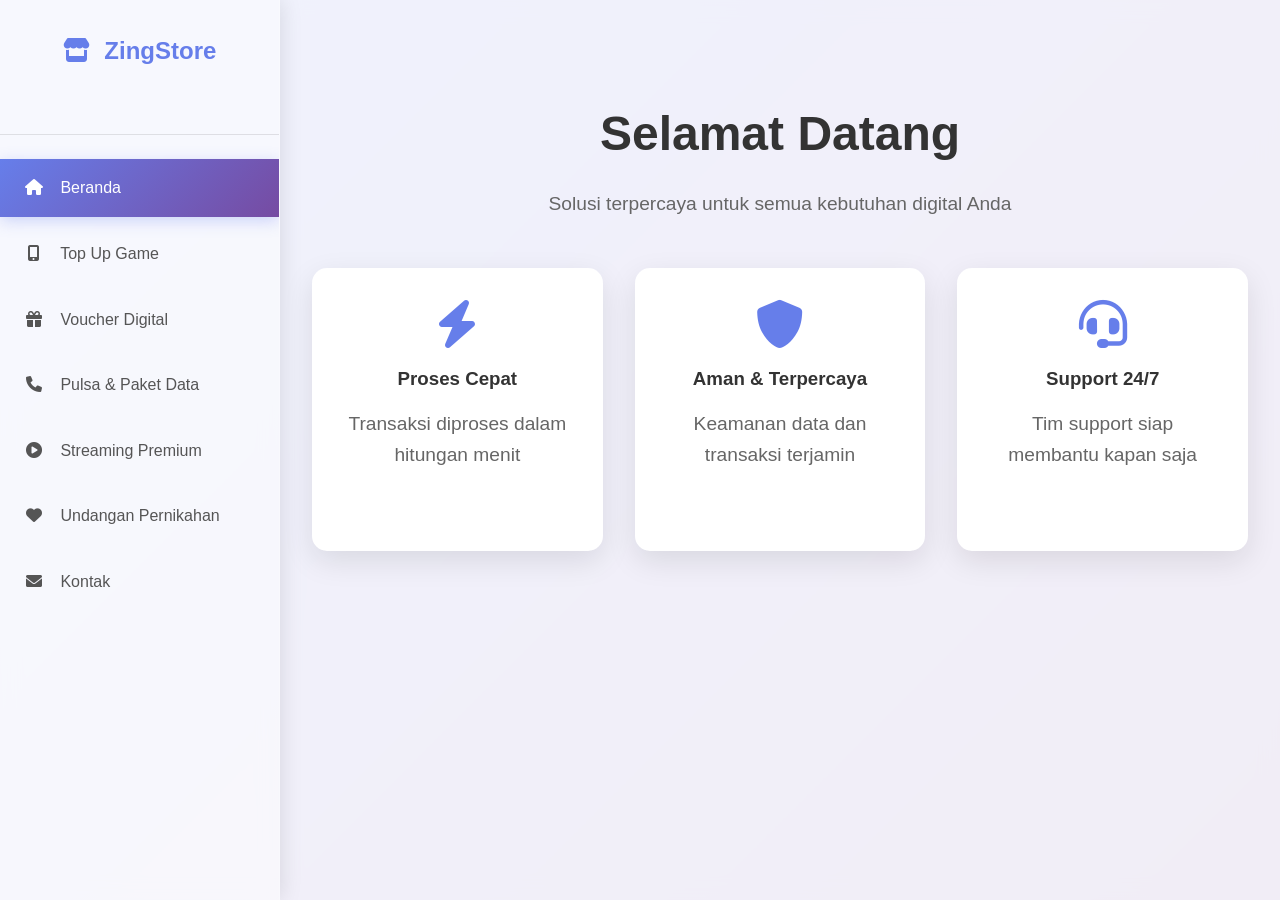
<file: index.html>
<!DOCTYPE html>
<html lang="id">
<head>
    <meta charset="UTF-8">
    <meta name="viewport" content="width=device-width, initial-scale=1.0">
    <title>ZingStore - Layanan Digital Terpercaya</title>
    <link rel="stylesheet" href="Styles/main.css">
    <link href="https://cdnjs.cloudflare.com/ajax/libs/font-awesome/6.0.0/css/all.min.css" rel="stylesheet">
</head>
<body>
    <div class="container">
        <!-- Sidebar Navigation -->
        <nav class="sidebar">
            <div class="logo">
                <h2><i class="fas fa-store"></i> ZingStore</h2>
            </div>
            <ul class="nav-menu">
                <li><a href="#home" class="nav-link active" data-section="home">
                    <i class="fas fa-home"></i> Beranda
                </a></li>
                <li><a href="#topup" class="nav-link" data-section="topup">
                    <i class="fas fa-mobile-alt"></i> Top Up Game
                </a></li>
                <li><a href="#voucher" class="nav-link" data-section="voucher">
                    <i class="fas fa-gift"></i> Voucher Digital
                </a></li>
                <li><a href="#pulsa" class="nav-link" data-section="pulsa">
                    <i class="fas fa-phone"></i> Pulsa & Paket Data
                </a></li>
                <li><a href="#streaming" class="nav-link" data-section="streaming">
                    <i class="fas fa-play-circle"></i> Streaming Premium
                </a></li>
                <li><a href="#wedding" class="nav-link" data-section="wedding">
                    <i class="fas fa-heart"></i> Undangan Pernikahan
                </a></li>
                <li><a href="#contact" class="nav-link" data-section="contact">
                    <i class="fas fa-envelope"></i> Kontak
                </a></li>
            </ul>
        </nav>

        <!-- Main Content -->
        <main class="main-content">
            <!-- Home Section -->
            <section id="home" class="content-section active">
                <div class="hero">
                    <h1>Selamat Datang di ZingStore</h1>
                    <p>Solusi terpercaya untuk semua kebutuhan digital Anda</p>
                    <div class="features">
                        <div class="feature-card">
                            <i class="fas fa-bolt"></i>
                            <h3>Proses Cepat</h3>
                            <p>Transaksi diproses dalam hitungan menit</p>
                        </div>
                        <div class="feature-card">
                            <i class="fas fa-shield-alt"></i>
                            <h3>Aman & Terpercaya</h3>
                            <p>Keamanan data dan transaksi terjamin</p>
                        </div>
                        <div class="feature-card">
                            <i class="fas fa-headset"></i>
                            <h3>Support 24/7</h3>
                            <p>Tim support siap membantu kapan saja</p>
                        </div>
                    </div>
                </div>
            </section>

            <!-- Top Up Game Section -->
            <section id="topup" class="content-section">
                <h2>Top Up Game</h2>
                <div class="service-grid">
                    <div class="service-card">
                        <i class="fas fa-gamepad"></i>
                        <h3>Mobile Legends</h3>
                        <p>Diamond ML dengan harga terjangkau</p>
                        <button class="btn-order">Pesan Sekarang</button>
                    </div>
                    <div class="service-card">
                        <i class="fas fa-fire"></i>
                        <h3>Free Fire</h3>
                        <p>Diamond FF ready stock</p>
                        <button class="btn-order">Pesan Sekarang</button>
                    </div>
                    <div class="service-card">
                        <i class="fas fa-crown"></i>
                        <h3>PUBG Mobile</h3>
                        <p>UC PUBG dengan bonus menarik</p>
                        <button class="btn-order">Pesan Sekarang</button>
                    </div>
                    <div class="service-card">
                        <i class="fas fa-star"></i>
                        <h3>Genshin Impact</h3>
                        <p>Genesis Crystal murah dan cepat</p>
                        <button class="btn-order">Pesan Sekarang</button>
                    </div>
                    <div class="service-card">
                        <i class="fas fa-dragon"></i>
                        <h3>Honkai Impact 3</h3>
                        <p>Crystals HI3 dengan harga terbaik</p>
                        <button class="btn-order">Pesan Sekarang</button>
                    </div>
                    <div class="service-card">
                        <i class="fas fa-chess"></i>
                        <h3>Chess.com</h3>
                        <p>Membership premium Chess.com</p>
                        <button class="btn-order">Pesan Sekarang</button>
                    </div>
                </div>
            </section>

            <!-- Voucher Digital Section -->
            <section id="voucher" class="content-section">
                <h2>Voucher Digital</h2>
                <div class="service-grid">
                    <div class="service-card">
                        <i class="fab fa-google-play"></i>
                        <h3>Google Play</h3>
                        <p>Voucher Google Play berbagai nominal</p>
                        <button class="btn-order">Pesan Sekarang</button>
                    </div>
                    <div class="service-card">
                        <i class="fab fa-steam"></i>
                        <h3>Steam Wallet</h3>
                        <p>Steam Wallet Code original</p>
                        <button class="btn-order">Pesan Sekarang</button>
                    </div>
                    <div class="service-card">
                        <i class="fas fa-shopping-cart"></i>
                        <h3>Shopee</h3>
                        <p>Voucher Shopee untuk belanja</p>
                        <button class="btn-order">Pesan Sekarang</button>
                    </div>
                    <div class="service-card">
                        <i class="fas fa-credit-card"></i>
                        <h3>Tokopedia</h3>
                        <p>Voucher Tokopedia semua nominal</p>
                        <button class="btn-order">Pesan Sekarang</button>
                    </div>
                    <div class="service-card">
                        <i class="fab fa-apple"></i>
                        <h3>iTunes</h3>
                        <p>iTunes Gift Card untuk App Store</p>
                        <button class="btn-order">Pesan Sekarang</button>
                    </div>
                </div>
            </section>

            <!-- Pulsa & Paket Data Section -->
            <section id="pulsa" class="content-section">
                <h2>Pulsa & Paket Data</h2>
                <div class="service-grid">
                    <div class="service-card">
                        <i class="fas fa-sim-card"></i>
                        <h3>Pulsa Reguler</h3>
                        <p>Pulsa semua operator dengan harga terbaik</p>
                        <button class="btn-order">Pesan Sekarang</button>
                    </div>
                    <div class="service-card">
                        <i class="fas fa-wifi"></i>
                        <h3>Paket Data</h3>
                        <p>Paket internet unlimited dan kuota</p>
                        <button class="btn-order">Pesan Sekarang</button>
                    </div>
                    <div class="service-card">
                        <i class="fas fa-phone-volume"></i>
                        <h3>Paket Telpon</h3>
                        <p>Paket nelpon murah ke semua operator</p>
                        <button class="btn-order">Pesan Sekarang</button>
                    </div>
                    <div class="service-card">
                        <i class="fas fa-satellite"></i>
                        <h3>Paket Combo</h3>
                        <p>Paket lengkap telpon + SMS + internet</p>
                        <button class="btn-order">Pesan Sekarang</button>
                    </div>
                </div>
            </section>

            <!-- Streaming Premium Section -->
            <section id="streaming" class="content-section">
                <h2>Streaming Premium</h2>
                <div class="service-grid">
                    <div class="service-card">
                        <i class="fab fa-netflix"></i>
                        <h3>Netflix</h3>
                        <p>Akun Netflix Premium sharing</p>
                        <button class="btn-order">Pesan Sekarang</button>
                    </div>
                    <div class="service-card">
                        <i class="fab fa-spotify"></i>
                        <h3>Spotify</h3>
                        <p>Spotify Premium tanpa iklan</p>
                        <button class="btn-order">Pesan Sekarang</button>
                    </div>
                    <div class="service-card">
                        <i class="fab fa-youtube"></i>
                        <h3>YouTube Premium</h3>
                        <p>YouTube Premium dengan fitur lengkap</p>
                        <button class="btn-order">Pesan Sekarang</button>
                    </div>
                    <div class="service-card">
                        <i class="fas fa-tv"></i>
                        <h3>Disney+ Hotstar</h3>
                        <p>Disney+ Hotstar Premium VIP</p>
                        <button class="btn-order">Pesan Sekarang</button>
                    </div>
                    <div class="service-card">
                        <i class="fas fa-film"></i>
                        <h3>Viu Premium</h3>
                        <p>Viu Premium tanpa iklan</p>
                        <button class="btn-order">Pesan Sekarang</button>
                    </div>
                </div>
            </section>

            <!-- Wedding Invitation Section -->
            <section id="wedding" class="content-section">
                <h2>Undangan Pernikahan Digital</h2>
                <div class="wedding-content">
                    <div class="wedding-hero">
                        <h3>Undangan Pernikahan Digital Elegan</h3>
                        <p>Buat momen spesial Anda lebih berkesan dengan undangan digital yang cantik dan interaktif</p>
                    </div>
                    <div class="service-grid">
                        <div class="service-card">
                            <i class="fas fa-palette"></i>
                            <h3>Desain Custom</h3>
                            <p>Desain undangan sesuai tema dan keinginan Anda</p>
                            <button class="btn-order">Pesan Sekarang</button>
                        </div>
                        <div class="service-card">
                            <i class="fas fa-mobile-alt"></i>
                            <h3>Responsive Design</h3>
                            <p>Tampil sempurna di semua perangkat</p>
                            <button class="btn-order">Pesan Sekarang</button>
                        </div>
                        <div class="service-card">
                            <i class="fas fa-music"></i>
                            <h3>Musik & Animasi</h3>
                            <p>Dilengkapi musik dan animasi yang menarik</p>
                            <button class="btn-order">Pesan Sekarang</button>
                        </div>
                        <div class="service-card">
                            <i class="fas fa-calendar-alt"></i>
                            <h3>Save The Date</h3>
                            <p>Fitur reminder dan countdown pernikahan</p>
                            <button class="btn-order">Pesan Sekarang</button>
                        </div>
                        <div class="service-card">
                            <i class="fas fa-map-marker-alt"></i>
                            <h3>Lokasi Terintegrasi</h3>
                            <p>Terintegrasi dengan Google Maps</p>
                            <button class="btn-order">Pesan Sekarang</button>
                        </div>
                        <div class="service-card">
                            <i class="fas fa-gift"></i>
                            <h3>Amplop Digital</h3>
                            <p>Fitur amplop digital untuk hadiah</p>
                            <button class="btn-order">Pesan Sekarang</button>
                        </div>
                    </div>
                </div>
            </section>

            <!-- Contact Section -->
            <section id="contact" class="content-section">
                <h2>Hubungi Kami</h2>
                <div class="contact-content">
                    <div class="contact-info">
                        <div class="contact-item">
                            <i class="fab fa-whatsapp"></i>
                            <h3>WhatsApp</h3>
                            <p>+62 857-5530-6576</p>
                        </div>
                        <div class="contact-item">
                            <i class="fas fa-envelope"></i>
                            <h3>Email</h3>
                            <p>bagaznarazenju@gmail.com</p>
                        </div>
                        <div class="contact-item">
                            <i class="fab fa-instagram"></i>
                            <h3>Instagram</h3>
                            <p>@prtm_bgz</p>
                        </div>
                        <div class="contact-item">
                            <i class="fas fa-clock"></i>
                            <h3>Jam Operasional</h3>
                            <p>24 Jam / 7 Hari</p>
                        </div>
                    </div>
                    <div class="contact-form">
                        <h3>Kirim Pesan</h3>
                        <form>
                            <input type="text" placeholder="Nama Lengkap" required>
                            <input type="email" placeholder="Email" required>
                            <textarea placeholder="Pesan Anda" rows="5" required></textarea>
                            <button type="submit">Kirim Pesan</button>
                        </form>
                    </div>
                </div>
            </section>
        </main>
    </div>

    <script src="Scripts/main.js"></script>
</body>
</html>
</file>
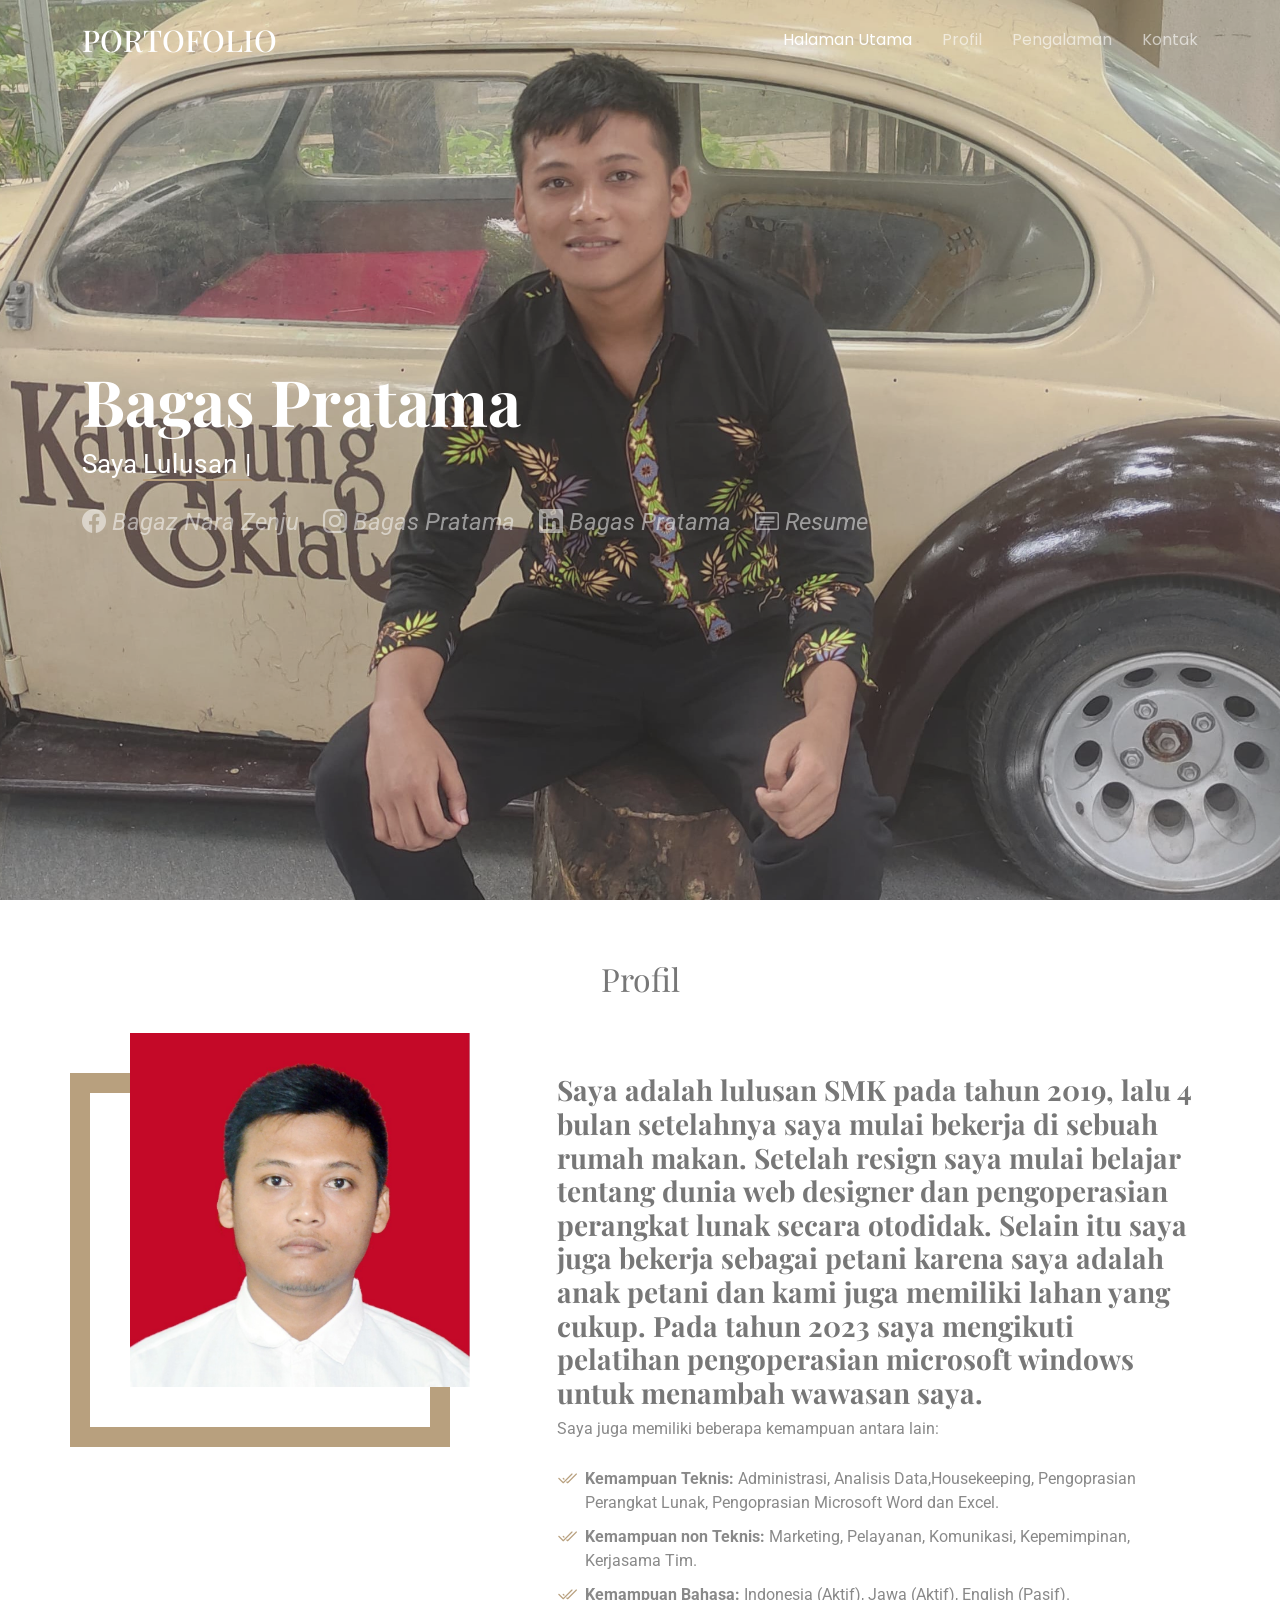
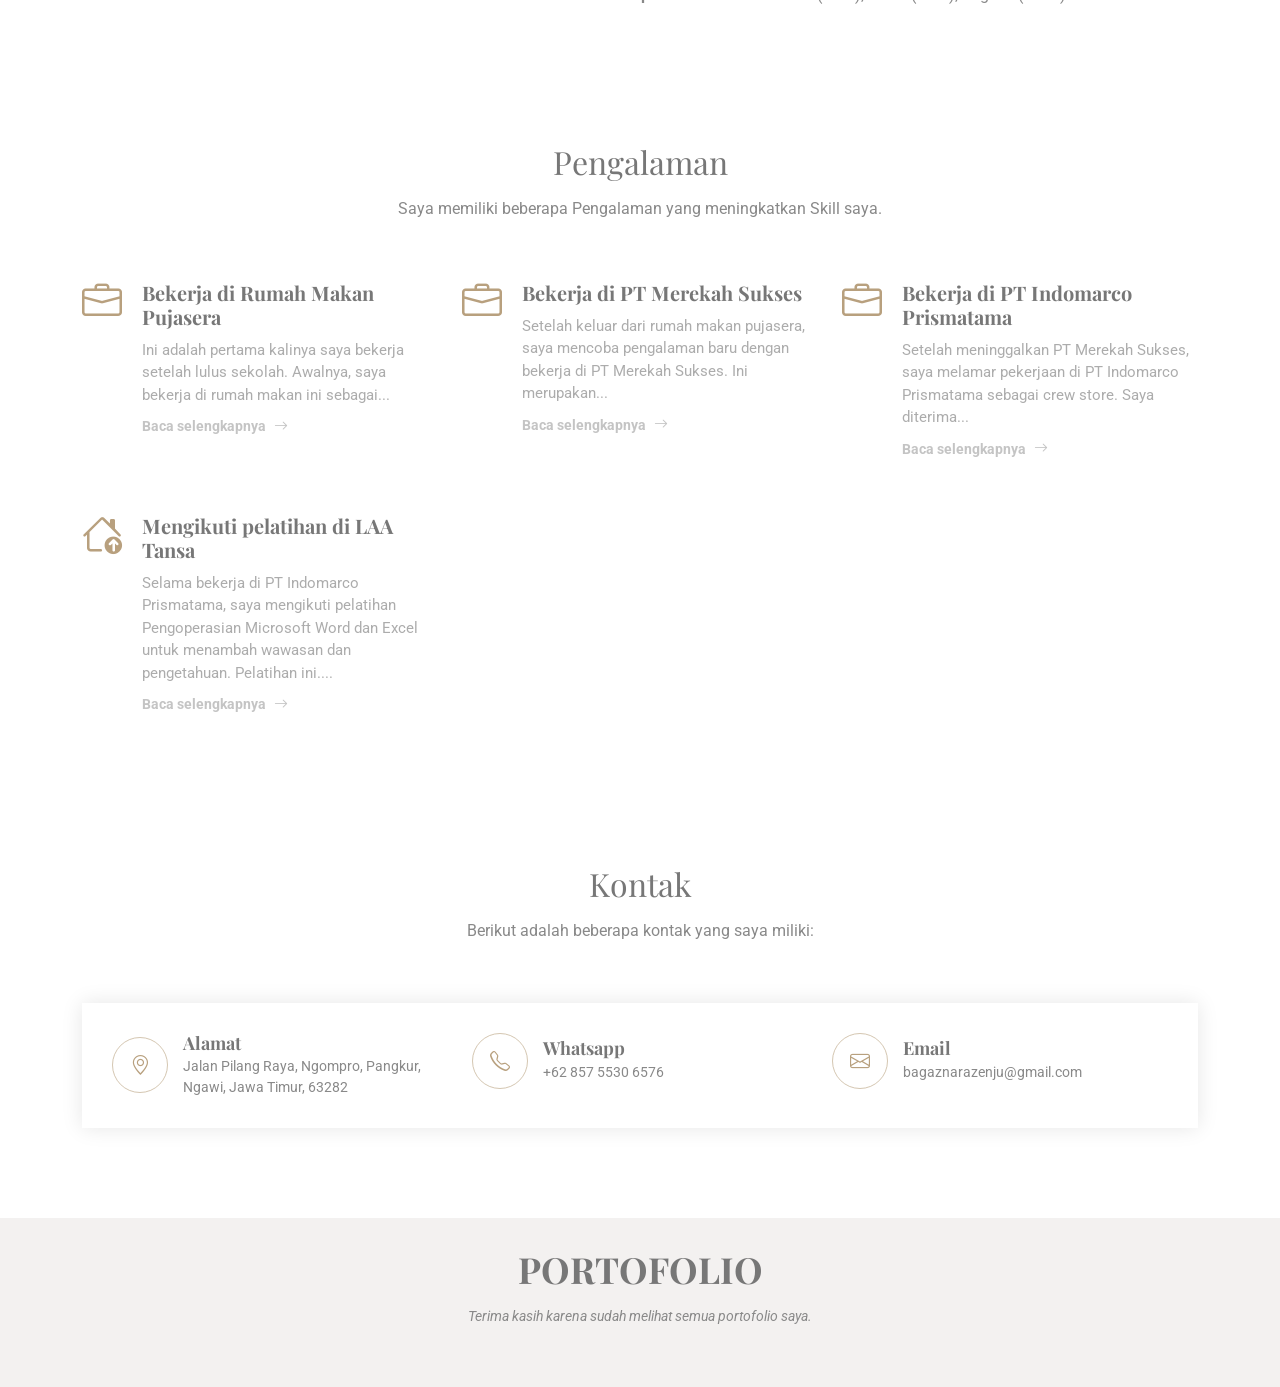
<file: portofolio/bagasclas001/index.html>
<!DOCTYPE html>
<html lang="en">

<head>
  <meta charset="utf-8">
  <meta content="width=device-width, initial-scale=1.0" name="viewport">
  <title>Index - PORTOFOLIO</title>
  <meta name="description" content="">
  <meta name="keywords" content="">

  <!-- Favicons -->
  <link href="assets/img/favicon.png" rel="icon">
  <link href="assets/img/apple-touch-icon.png" rel="apple-touch-icon">

  <!-- Fonts -->
  <link href="https://fonts.googleapis.com" rel="preconnect">
  <link href="https://fonts.gstatic.com" rel="preconnect" crossorigin>
  <link href="https://fonts.googleapis.com/css2?family=Roboto:ital,wght@0,100;0,300;0,400;0,500;0,700;0,900;1,100;1,300;1,400;1,500;1,700;1,900&family=Poppins:ital,wght@0,100;0,200;0,300;0,400;0,500;0,600;0,700;0,800;0,900;1,100;1,200;1,300;1,400;1,500;1,600;1,700;1,800;1,900&family=Playfair+Display:ital,wght@0,400;0,500;0,600;0,700;0,800;0,900;1,400;1,500;1,600;1,700;1,800;1,900&display=swap" rel="stylesheet">

  <!-- Vendor CSS Files -->
  <link href="assets/vendor/portofolio/css/portofolio.min.css" rel="stylesheet">
  <link href="assets/vendor/portofolio-icons/portofolio-icons.css" rel="stylesheet">
  <link href="assets/vendor/aos/aos.css" rel="stylesheet">
  <link href="assets/vendor/swiper/swiper-bundle.min.css" rel="stylesheet">
  <link href="assets/vendor/glightbox/css/glightbox.min.css" rel="stylesheet">

  <!-- Main CSS File -->
  <link href="assets/css/main.css" rel="stylesheet">


</head>

<body class="index-page">

  <header id="header" class="header d-flex align-items-center fixed-top">
    <div class="container-fluid container-xl position-relative d-flex align-items-center justify-content-between">

      <a href="index.html" class="logo d-flex align-items-center">
        <!-- Uncomment the line below if you also wish to use an image logo -->
        <!-- <img src="assets/img/logo.png" alt=""> -->
        <h1 class="sitename">PORTOFOLIO</h1>
      </a>

      <nav id="navmenu" class="navmenu">
        <ul>
          <li><a href="#hero" class="active">Halaman Utama</a></li>
          <li><a href="#profil">Profil</a></li>
          <li><a href="#pengalaman">Pengalaman</a></li>
          <li><a href="#kontak">Kontak</a></li>
        </ul>
        <i class="mobile-nav-toggle d-xl-none bi bi-list"></i>
      </nav>

    </div>
  </header>

  <main class="main">

    <!-- Hero Section -->
    <section id="hero" class="hero section dark-background">

      <img src="assets/img/hero-bg.jpg" alt="" data-aos="fade-in">

      <div class="container" data-aos="fade-up" data-aos-delay="100">
        <h2>Bagas Pratama<br></h2>
        <p>Saya <span class="typed" data-typed-items="Lulusan SMK, 25 Tahun, Berpengalaman">25 Tahun</span></p>
        <div class="social-links">
          <a href="https://www.facebook.com/bagaz.zenju" target="_blank" rel="noopener noreferrer"><i class="bi bi-facebook">  Bagaz Nara Zenju</i>
          </a>
          <a href="https://www.instagram.com/gdragon_bagaz?igsh=a2lxdWJ2a2hiNnQ5" target="_blank" rel="noopener noreferrer"><i class="bi bi-instagram">  Bagas Pratama</i>
          </a>
          <a href="https://www.linkedin.com/in/bagas-pratama-1b7b08365?utm_source=share&utm_campaign=share_via&utm_content=profile&utm_medium=android_app" target="_blank" rel="noopener noreferrer"><i class="bi bi-linkedin">  Bagas Pratama</i>
          </a>
          </a>
          <a href="https://drive.google.com/file/d/119rJXAQPC4uNu6nKJUV4IB-hxY1k4irZ/view?usp=sharing" target="_blank" rel="noopener noreferrer"><i class="bi bi-card-heading">  Resume</i>
          </a>
        </div>
      </div>

    </section><!-- /Hero Section -->

    <!-- About Section -->
    <section id="profil" class="about section">

      <!-- Section Title -->
      <div class="container section-title" data-aos="fade-up">
        <h2>Profil</h2>

      </div><!-- End Section Title -->

      <div class="container" data-aos="fade-up" data-aos-delay="100">

        <div class="row gy-4 justify-content-between">
          <div class="col-lg-4 profile-img align-self-start">
            <img src="assets/img/profile-img.jpg" class="img-fluid" alt="">
          </div>
          <div class="col-lg-7 content">
            <h3>Saya adalah lulusan SMK pada tahun 2019, lalu 4 bulan setelahnya saya mulai bekerja di sebuah rumah makan.
              Setelah resign saya mulai belajar tentang dunia web designer dan pengoperasian perangkat lunak secara otodidak. 
              Selain itu saya juga bekerja sebagai petani karena saya adalah anak petani dan kami juga memiliki lahan yang cukup. 
              Pada tahun 2023 saya mengikuti pelatihan pengoperasian microsoft windows untuk menambah wawasan saya.          
            </h3>
            <p>
             Saya juga memiliki beberapa kemampuan antara lain:
            </p>
            <ul>
              <li><i class="bi bi-check2-all"></i> <span><strong>Kemampuan Teknis: </strong>Administrasi, Analisis Data,Housekeeping, Pengoprasian Perangkat Lunak, Pengoprasian Microsoft Word dan Excel.</span></li>
              <li><i class="bi bi-check2-all"></i> <span><strong>Kemampuan non Teknis: </strong>Marketing, Pelayanan, Komunikasi, Kepemimpinan, Kerjasama Tim.</span></li>
              <li><i class="bi bi-check2-all"></i> <span><strong>Kemampuan Bahasa: </strong>Indonesia (Aktif), Jawa (Aktif), English (Pasif).</span></li>
            </ul>
          </div>
        </div>

      </div>

    </section><!-- /About Section -->

    <!-- Services Section -->
    <section id="pengalaman" class="services section">

      <!-- Section Title -->
      <div class="container section-title" data-aos="fade-up">
        <h2>Pengalaman</h2>
        <p>Saya memiliki beberapa Pengalaman yang meningkatkan Skill saya.</p>
      </div><!-- End Section Title -->

      <div class="container">

        <div class="row gy-4">

          <div class="col-lg-4 col-md-6 service-item d-flex" data-aos="fade-up" data-aos-delay="100">
            <div class="icon flex-shrink-0"><i class="bi bi-briefcase"></i></div>
            <div>
              <h4 class="title">Bekerja di Rumah Makan Pujasera</h4>
              <p class="description">Ini adalah pertama kalinya saya bekerja setelah lulus sekolah. Awalnya, saya bekerja di rumah makan ini sebagai...</p>
              <a href="Pengalaman.html" class="readmore stretched-link"><span>Baca selengkapnya</span><i class="bi bi-arrow-right"></i></a>
            </div>
          </div>
          <!-- End Service Item -->

          <div class="col-lg-4 col-md-6 service-item d-flex" data-aos="fade-up" data-aos-delay="200">
            <div class="icon flex-shrink-0"><i class="bi bi-briefcase"></i></div>
            <div>
              <h4 class="title">Bekerja di PT Merekah Sukses</h4>
              <p class="description">Setelah keluar dari rumah makan pujasera, saya mencoba pengalaman baru dengan bekerja di PT Merekah Sukses. Ini merupakan...</p>
              <a href="Pengalaman.html" class="readmore stretched-link"><span>Baca selengkapnya</span><i class="bi bi-arrow-right"></i></a>
            </div>
          </div><!-- End Service Item -->

          <div class="col-lg-4 col-md-6 service-item d-flex" data-aos="fade-up" data-aos-delay="300">
            <div class="icon flex-shrink-0"><i class="bi bi-briefcase"></i></div>
            <div>
              <h4 class="title">Bekerja di PT Indomarco Prismatama</h4>
              <p class="description">Setelah meninggalkan PT Merekah Sukses, saya melamar pekerjaan di PT Indomarco Prismatama sebagai crew store. Saya diterima...</p>
              <a href="Pengalaman.html" class="readmore stretched-link"><span>Baca selengkapnya</span><i class="bi bi-arrow-right"></i></a>
            </div>
          </div><!-- End Service Item -->

          <div class="col-lg-4 col-md-6 service-item d-flex" data-aos="fade-up" data-aos-delay="400">
            <div class="icon flex-shrink-0"><i class="bi bi-house-up"></i></div>
            <div>
              <h4 class="title">Mengikuti pelatihan di LAA Tansa</h4>
              <p class="description">Selama bekerja di PT Indomarco Prismatama, saya mengikuti pelatihan Pengoperasian Microsoft Word dan Excel untuk menambah wawasan dan pengetahuan. Pelatihan ini....</p>
              <a href="Pengalaman.html" class="readmore stretched-link"><span>Baca selengkapnya</span><i class="bi bi-arrow-right"></i></a>
            </div>
          </div><!-- End Service Item -->

        </div>

      </div>

    </section><!-- /Services Section -->

    <!-- Contact Section -->
    <section id="kontak" class="contact section">

      <!-- Section Title -->
      <div class="container section-title" data-aos="fade-up">
        <h2>Kontak</h2>
        <p>Berikut adalah beberapa kontak yang saya miliki: </p>
      </div><!-- End Section Title -->

      <div class="container" data-aos="fade-up" data-aos-delay="100">

        <div class="info-wrap" data-aos="fade-up" data-aos-delay="200">
          <div class="row gy-5">

            <div class="col-lg-4">
              <div class="info-item d-flex align-items-center">
                <a href="https://maps.app.goo.gl/LN8sRCTq8tZ2uAw27" target="_blank" rel="noopener noreferrer"><i class="bi bi-geo-alt flex-shrink-0"></i></a>
                <div>
                  <h3>Alamat</h3>
                  <p>Jalan Pilang Raya, Ngompro, Pangkur, Ngawi, Jawa Timur, 63282 </p>
                </div>
              </div>
            </div><!-- End Info Item -->

            <div class="col-lg-4">
              <div class="info-item d-flex align-items-center">
                <a href="https://wa.me/+6285755306576" target="_blank" rel="noopener noreferrer"><i class="bi bi-telephone flex-shrink-0"></i></a>
                <div>
                  <h3>Whatsapp<br></h3>
                  <p>+62 857 5530 6576</p>
                </div>
              </div>
            </div><!-- End Info Item -->

            <div class="col-lg-4">
              <div class="info-item d-flex align-items-center">
                <a href="https://mail.google.com/mail/?view=cm&fs=1&to=bagaznarazenju@gmail.com" target="_blank" rel="noopener noreferrer">
                  <i class="bi bi-envelope flex-shrink-0"></i>
                </a>

                <div>
                  <h3>Email</h3>
                  <p>bagaznarazenju@gmail.com</p>
                </div>
              </div>
            </div><!-- End Info Item -->

          </div>
        </div>
      </div>

    </section><!-- /Contact Section -->

  </main>

  <footer id="footer" class="footer light-background">
    <div class="container">
      <h3 class="sitename">PORTOFOLIO</h3>
      <p>Terima kasih karena sudah melihat semua portofolio saya.</p>
    </div>
  </footer>

  <!-- Scroll Top -->
  <a href="#" id="scroll-top" class="scroll-top d-flex align-items-center justify-content-center"><i class="bi bi-arrow-up-short"></i></a>

  <!-- Preloader -->
  <div id="preloader"></div>

  <!-- Vendor JS Files -->
  <script src="assets/vendor/portofolio/js/portofolio.bundle.min.js"></script>
  <script src="assets/vendor/php-email-form/validate.js"></script>
  <script src="assets/vendor/aos/aos.js"></script>
  <script src="assets/vendor/typed.js/typed.umd.js"></script>
  <script src="assets/vendor/swiper/swiper-bundle.min.js"></script>
  <script src="assets/vendor/glightbox/js/glightbox.min.js"></script>
  <script src="assets/vendor/imagesloaded/imagesloaded.pkgd.min.js"></script>
  <script src="assets/vendor/isotope-layout/isotope.pkgd.min.js"></script>

  <!-- Main JS File -->
  <script src="assets/js/main.js"></script>

</body>

</html>
</file>
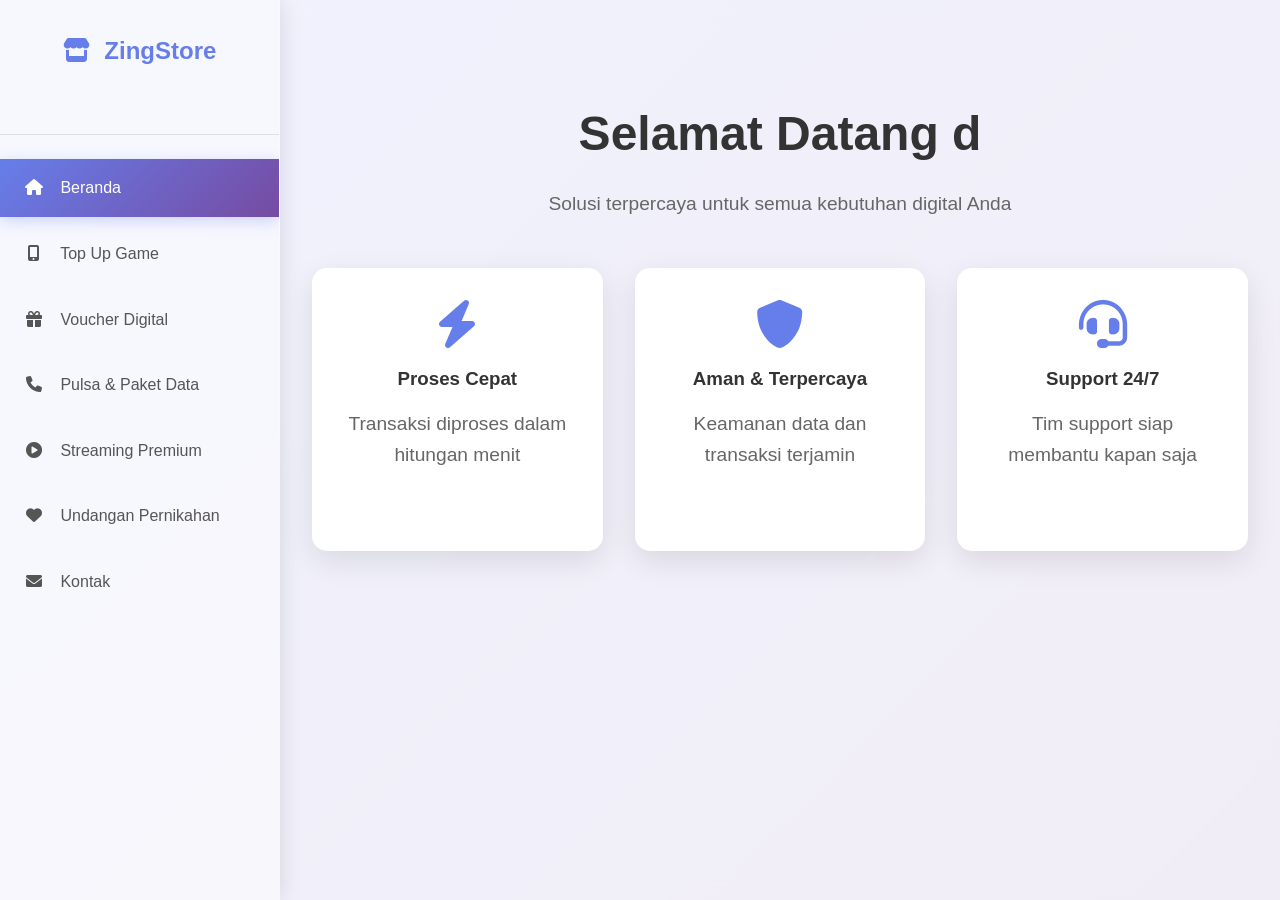
<file: zing.html>
<!DOCTYPE html>
<html lang="id">
<head>
    <meta charset="UTF-8">
    <meta name="viewport" content="width=device-width, initial-scale=1.0">
    <title>ZingStore - Layanan Digital Terpercaya</title>
    <link rel="stylesheet" href="Styles/main.css">
    <link href="https://cdnjs.cloudflare.com/ajax/libs/font-awesome/6.0.0/css/all.min.css" rel="stylesheet">
</head>
<body>
    <div class="container">
        <!-- Sidebar Navigation -->
        <nav class="sidebar">
            <div class="logo">
                <h2><i class="fas fa-store"></i> ZingStore</h2>
            </div>
            <ul class="nav-menu">
                <li><a href="#home" class="nav-link active" data-section="home">
                    <i class="fas fa-home"></i> Beranda
                </a></li>
                <li><a href="#topup" class="nav-link" data-section="topup">
                    <i class="fas fa-mobile-alt"></i> Top Up Game
                </a></li>
                <li><a href="#voucher" class="nav-link" data-section="voucher">
                    <i class="fas fa-gift"></i> Voucher Digital
                </a></li>
                <li><a href="#pulsa" class="nav-link" data-section="pulsa">
                    <i class="fas fa-phone"></i> Pulsa & Paket Data
                </a></li>
                <li><a href="#streaming" class="nav-link" data-section="streaming">
                    <i class="fas fa-play-circle"></i> Streaming Premium
                </a></li>
                <li><a href="#wedding" class="nav-link" data-section="wedding">
                    <i class="fas fa-heart"></i> Undangan Pernikahan
                </a></li>
                <li><a href="#contact" class="nav-link" data-section="contact">
                    <i class="fas fa-envelope"></i> Kontak
                </a></li>
            </ul>
        </nav>

        <!-- Main Content -->
        <main class="main-content">
            <!-- Home Section -->
            <section id="home" class="content-section active">
                <div class="hero">
                    <h1>Selamat Datang di ZingStore</h1>
                    <p>Solusi terpercaya untuk semua kebutuhan digital Anda</p>
                    <div class="features">
                        <div class="feature-card">
                            <i class="fas fa-bolt"></i>
                            <h3>Proses Cepat</h3>
                            <p>Transaksi diproses dalam hitungan menit</p>
                        </div>
                        <div class="feature-card">
                            <i class="fas fa-shield-alt"></i>
                            <h3>Aman & Terpercaya</h3>
                            <p>Keamanan data dan transaksi terjamin</p>
                        </div>
                        <div class="feature-card">
                            <i class="fas fa-headset"></i>
                            <h3>Support 24/7</h3>
                            <p>Tim support siap membantu kapan saja</p>
                        </div>
                    </div>
                </div>
            </section>

            <!-- Top Up Game Section -->
            <section id="topup" class="content-section">
                <h2>Top Up Game</h2>
                <div class="service-grid">
                    <div class="service-card">
                        <i class="fas fa-gamepad"></i>
                        <h3>Mobile Legends</h3>
                        <p>Diamond ML dengan harga terjangkau</p>
                        <button class="btn-order">Pesan Sekarang</button>
                    </div>
                    <div class="service-card">
                        <i class="fas fa-fire"></i>
                        <h3>Free Fire</h3>
                        <p>Diamond FF ready stock</p>
                        <button class="btn-order">Pesan Sekarang</button>
                    </div>
                    <div class="service-card">
                        <i class="fas fa-crown"></i>
                        <h3>PUBG Mobile</h3>
                        <p>UC PUBG dengan bonus menarik</p>
                        <button class="btn-order">Pesan Sekarang</button>
                    </div>
                    <div class="service-card">
                        <i class="fas fa-star"></i>
                        <h3>Genshin Impact</h3>
                        <p>Genesis Crystal murah dan cepat</p>
                        <button class="btn-order">Pesan Sekarang</button>
                    </div>
                    <div class="service-card">
                        <i class="fas fa-dragon"></i>
                        <h3>Honkai Impact 3</h3>
                        <p>Crystals HI3 dengan harga terbaik</p>
                        <button class="btn-order">Pesan Sekarang</button>
                    </div>
                    <div class="service-card">
                        <i class="fas fa-chess"></i>
                        <h3>Chess.com</h3>
                        <p>Membership premium Chess.com</p>
                        <button class="btn-order">Pesan Sekarang</button>
                    </div>
                </div>
            </section>

            <!-- Voucher Digital Section -->
            <section id="voucher" class="content-section">
                <h2>Voucher Digital</h2>
                <div class="service-grid">
                    <div class="service-card">
                        <i class="fab fa-google-play"></i>
                        <h3>Google Play</h3>
                        <p>Voucher Google Play berbagai nominal</p>
                        <button class="btn-order">Pesan Sekarang</button>
                    </div>
                    <div class="service-card">
                        <i class="fab fa-steam"></i>
                        <h3>Steam Wallet</h3>
                        <p>Steam Wallet Code original</p>
                        <button class="btn-order">Pesan Sekarang</button>
                    </div>
                    <div class="service-card">
                        <i class="fas fa-shopping-cart"></i>
                        <h3>Shopee</h3>
                        <p>Voucher Shopee untuk belanja</p>
                        <button class="btn-order">Pesan Sekarang</button>
                    </div>
                    <div class="service-card">
                        <i class="fas fa-credit-card"></i>
                        <h3>Tokopedia</h3>
                        <p>Voucher Tokopedia semua nominal</p>
                        <button class="btn-order">Pesan Sekarang</button>
                    </div>
                    <div class="service-card">
                        <i class="fab fa-apple"></i>
                        <h3>iTunes</h3>
                        <p>iTunes Gift Card untuk App Store</p>
                        <button class="btn-order">Pesan Sekarang</button>
                    </div>
                </div>
            </section>

            <!-- Pulsa & Paket Data Section -->
            <section id="pulsa" class="content-section">
                <h2>Pulsa & Paket Data</h2>
                <div class="service-grid">
                    <div class="service-card">
                        <i class="fas fa-sim-card"></i>
                        <h3>Pulsa Reguler</h3>
                        <p>Pulsa semua operator dengan harga terbaik</p>
                        <button class="btn-order">Pesan Sekarang</button>
                    </div>
                    <div class="service-card">
                        <i class="fas fa-wifi"></i>
                        <h3>Paket Data</h3>
                        <p>Paket internet unlimited dan kuota</p>
                        <button class="btn-order">Pesan Sekarang</button>
                    </div>
                    <div class="service-card">
                        <i class="fas fa-phone-volume"></i>
                        <h3>Paket Telpon</h3>
                        <p>Paket nelpon murah ke semua operator</p>
                        <button class="btn-order">Pesan Sekarang</button>
                    </div>
                    <div class="service-card">
                        <i class="fas fa-satellite"></i>
                        <h3>Paket Combo</h3>
                        <p>Paket lengkap telpon + SMS + internet</p>
                        <button class="btn-order">Pesan Sekarang</button>
                    </div>
                </div>
            </section>

            <!-- Streaming Premium Section -->
            <section id="streaming" class="content-section">
                <h2>Streaming Premium</h2>
                <div class="service-grid">
                    <div class="service-card">
                        <i class="fab fa-netflix"></i>
                        <h3>Netflix</h3>
                        <p>Akun Netflix Premium sharing</p>
                        <button class="btn-order">Pesan Sekarang</button>
                    </div>
                    <div class="service-card">
                        <i class="fab fa-spotify"></i>
                        <h3>Spotify</h3>
                        <p>Spotify Premium tanpa iklan</p>
                        <button class="btn-order">Pesan Sekarang</button>
                    </div>
                    <div class="service-card">
                        <i class="fab fa-youtube"></i>
                        <h3>YouTube Premium</h3>
                        <p>YouTube Premium dengan fitur lengkap</p>
                        <button class="btn-order">Pesan Sekarang</button>
                    </div>
                    <div class="service-card">
                        <i class="fas fa-tv"></i>
                        <h3>Disney+ Hotstar</h3>
                        <p>Disney+ Hotstar Premium VIP</p>
                        <button class="btn-order">Pesan Sekarang</button>
                    </div>
                    <div class="service-card">
                        <i class="fas fa-film"></i>
                        <h3>Viu Premium</h3>
                        <p>Viu Premium tanpa iklan</p>
                        <button class="btn-order">Pesan Sekarang</button>
                    </div>
                </div>
            </section>

            <!-- Wedding Invitation Section -->
            <section id="wedding" class="content-section">
                <h2>Undangan Pernikahan Digital</h2>
                <div class="wedding-content">
                    <div class="wedding-hero">
                        <h3>Undangan Pernikahan Digital Elegan</h3>
                        <p>Buat momen spesial Anda lebih berkesan dengan undangan digital yang cantik dan interaktif</p>
                    </div>
                    <div class="service-grid">
                        <div class="service-card">
                            <i class="fas fa-palette"></i>
                            <h3>Desain Custom</h3>
                            <p>Desain undangan sesuai tema dan keinginan Anda</p>
                            <button class="btn-order">Pesan Sekarang</button>
                        </div>
                        <div class="service-card">
                            <i class="fas fa-mobile-alt"></i>
                            <h3>Responsive Design</h3>
                            <p>Tampil sempurna di semua perangkat</p>
                            <button class="btn-order">Pesan Sekarang</button>
                        </div>
                        <div class="service-card">
                            <i class="fas fa-music"></i>
                            <h3>Musik & Animasi</h3>
                            <p>Dilengkapi musik dan animasi yang menarik</p>
                            <button class="btn-order">Pesan Sekarang</button>
                        </div>
                        <div class="service-card">
                            <i class="fas fa-calendar-alt"></i>
                            <h3>Save The Date</h3>
                            <p>Fitur reminder dan countdown pernikahan</p>
                            <button class="btn-order">Pesan Sekarang</button>
                        </div>
                        <div class="service-card">
                            <i class="fas fa-map-marker-alt"></i>
                            <h3>Lokasi Terintegrasi</h3>
                            <p>Terintegrasi dengan Google Maps</p>
                            <button class="btn-order">Pesan Sekarang</button>
                        </div>
                        <div class="service-card">
                            <i class="fas fa-gift"></i>
                            <h3>Amplop Digital</h3>
                            <p>Fitur amplop digital untuk hadiah</p>
                            <button class="btn-order">Pesan Sekarang</button>
                        </div>
                    </div>
                </div>
            </section>

            <!-- Contact Section -->
            <section id="contact" class="content-section">
                <h2>Hubungi Kami</h2>
                <div class="contact-content">
                    <div class="contact-info">
                        <div class="contact-item">
                            <i class="fab fa-whatsapp"></i>
                            <h3>WhatsApp</h3>
                            <p>+62 857-5530-6576</p>
                        </div>
                        <div class="contact-item">
                            <i class="fas fa-envelope"></i>
                            <h3>Email</h3>
                            <p>bagaznarazenju@gmail.com</p>
                        </div>
                        <div class="contact-item">
                            <i class="fab fa-instagram"></i>
                            <h3>Instagram</h3>
                            <p>@prtm_bgz</p>
                        </div>
                        <div class="contact-item">
                            <i class="fas fa-clock"></i>
                            <h3>Jam Operasional</h3>
                            <p>24 Jam / 7 Hari</p>
                        </div>
                    </div>
                    <div class="contact-form">
                        <h3>Kirim Pesan</h3>
                        <form>
                            <input type="text" placeholder="Nama Lengkap" required>
                            <input type="email" placeholder="Email" required>
                            <textarea placeholder="Pesan Anda" rows="5" required></textarea>
                            <button type="submit">Kirim Pesan</button>
                        </form>
                    </div>
                </div>
            </section>
        </main>
    </div>

    <script src="Scripts/main.js"></script>
</body>
</html>
</file>
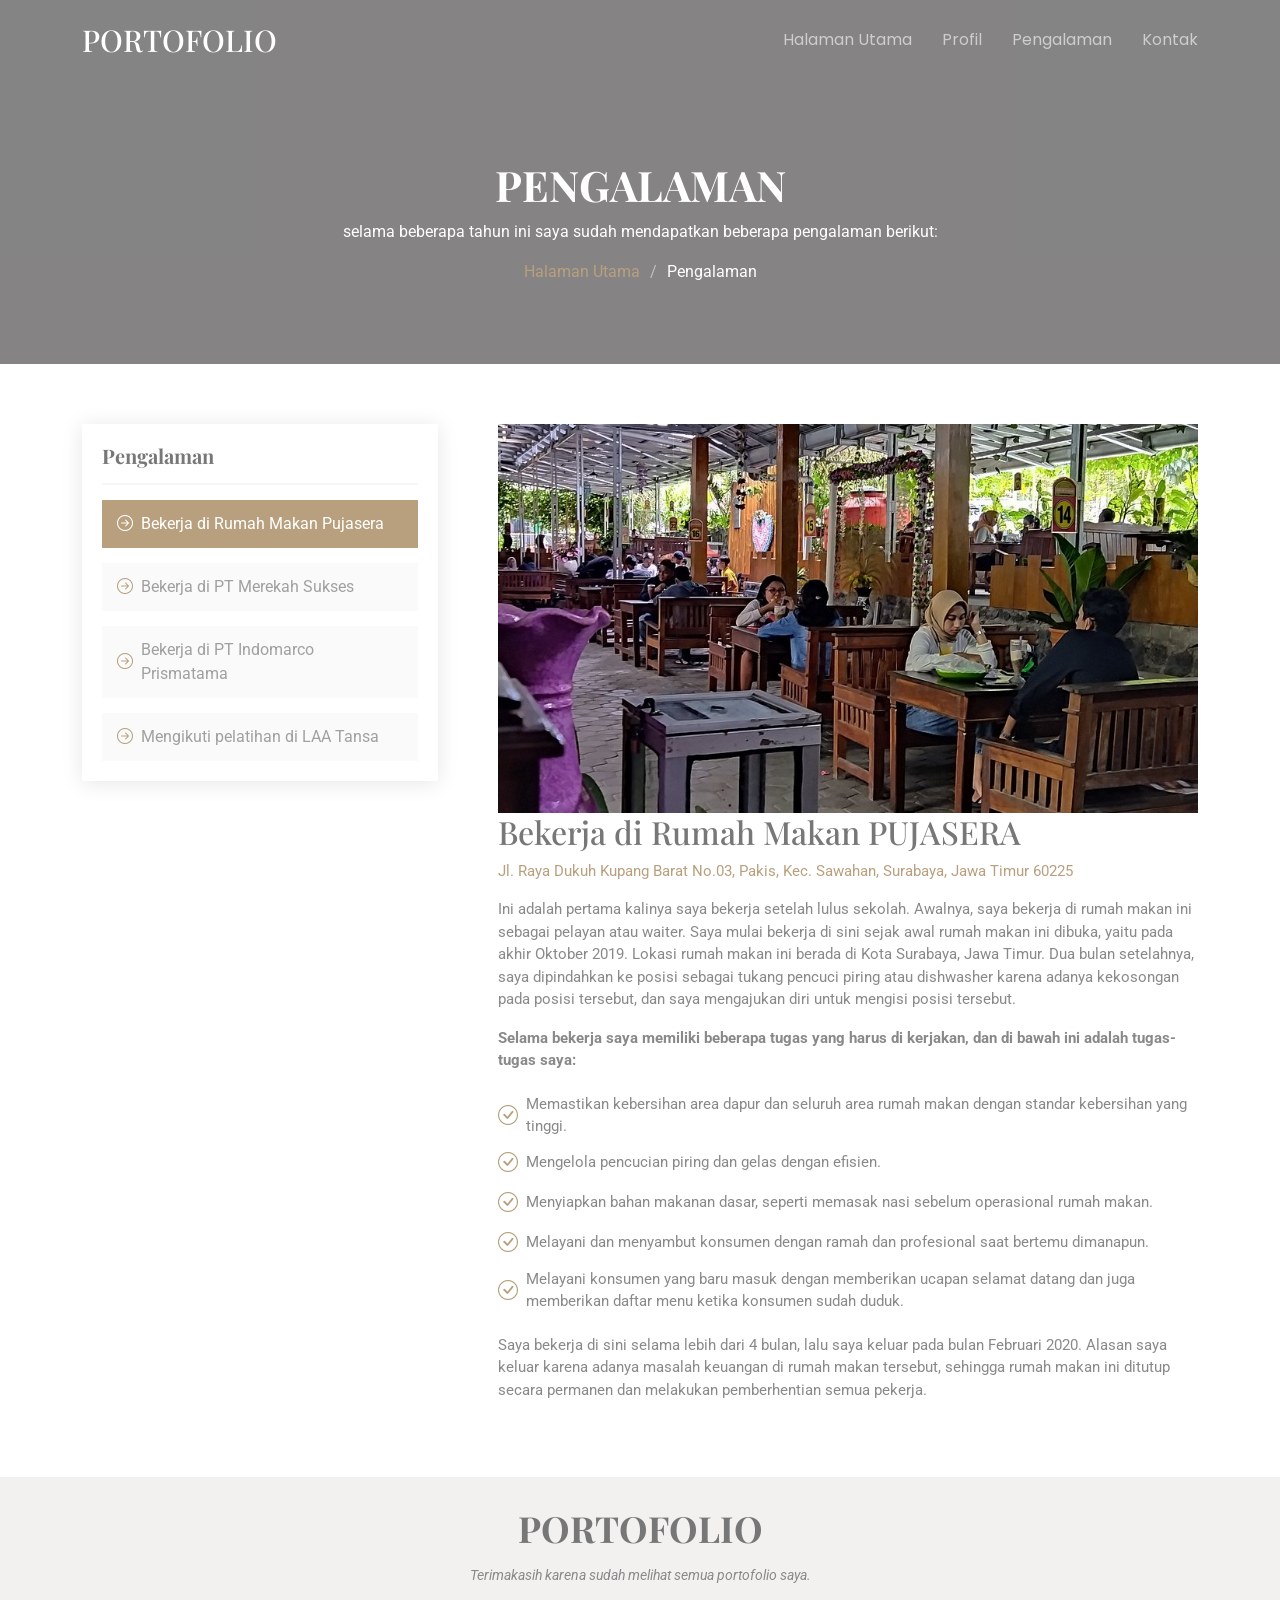
<file: portofolio/bagasclas001/Pengalaman.html>
<!DOCTYPE html>
<html lang="en">

<head>
  <meta charset="utf-8">
  <meta content="width=device-width, initial-scale=1.0" name="viewport">
  <title>Pengalaman</title>
  <meta name="description" content="">
  <meta name="keywords" content="">

  <!-- Favicons -->
  <link href="assets/img/favicon.png" rel="icon">
  <link href="assets/img/apple-touch-icon.png" rel="apple-touch-icon">

  <!-- Fonts -->
  <link href="https://fonts.googleapis.com" rel="preconnect">
  <link href="https://fonts.gstatic.com" rel="preconnect" crossorigin>
  <link href="https://fonts.googleapis.com/css2?family=Roboto:ital,wght@0,100;0,300;0,400;0,500;0,700;0,900;1,100;1,300;1,400;1,500;1,700;1,900&family=Poppins:ital,wght@0,100;0,200;0,300;0,400;0,500;0,600;0,700;0,800;0,900;1,100;1,200;1,300;1,400;1,500;1,600;1,700;1,800;1,900&family=Playfair+Display:ital,wght@0,400;0,500;0,600;0,700;0,800;0,900;1,400;1,500;1,600;1,700;1,800;1,900&display=swap" rel="stylesheet">

  <!-- Vendor CSS Files -->
  <link href="assets/vendor/portofolio/css/portofolio.min.css" rel="stylesheet">
  <link href="assets/vendor/portofolio-icons/portofolio-icons.css" rel="stylesheet">
  <link href="assets/vendor/aos/aos.css" rel="stylesheet">
  <link href="assets/vendor/swiper/swiper-bundle.min.css" rel="stylesheet">
  <link href="assets/vendor/glightbox/css/glightbox.min.css" rel="stylesheet">

  <!-- Main CSS File -->
  <link href="assets/css/main.css" rel="stylesheet">

  
</head>

<body class="pengalaman-page">

  <header id="header" class="header d-flex align-items-center fixed-top">
    <div class="container-fluid container-xl position-relative d-flex align-items-center justify-content-between">

      <a href="index.html" class="logo d-flex align-items-center">
        <!-- Uncomment the line below if you also wish to use an image logo -->
        <!-- <img src="assets/img/logo.png" alt=""> -->
        <h1 class="sitename">PORTOFOLIO</h1>
      </a>

      <nav id="navmenu" class="navmenu">
        <ul>
          <li><a href="index.html#hero" class="active">Halaman Utama</a></li>
          <li><a href="index.html#profil">Profil</a></li>
          <li><a href="index.html#pengalaman">Pengalaman</a></li>
          <li><a href="index.html#kontak">Kontak</a></li>
        </ul>
        <i class="mobile-nav-toggle d-xl-none bi bi-list"></i>
      </nav>

    </div>
  </header>

  <main class="main">

    <!-- Page Title -->
    <div class="page-title dark-background">
      <div class="container position-relative">
        <h1>PENGALAMAN</h1>
        <p>selama beberapa tahun ini saya sudah mendapatkan beberapa pengalaman berikut:</p>
        <nav class="breadcrumbs">
          <ol>
            <li><a href="index.html">Halaman Utama</a></li>
            <li class="current">Pengalaman</li>
          </ol>
        </nav>
      </div>
    </div><!-- End Page Title -->

    <!-- Pengalaman Section -->
    <section id="pengalaman" class="pengalaman section">

      <div class="container">

        <div class="row gy-5">
          <!-- Sidebar Kiri -->
          <div class="col-lg-4" data-aos="fade-up" data-aos-delay="100">
            <div class="service-box">
              <h4>Pengalaman</h4>
              <div class="services-list">
                <a href="#" class="experience-link active" data-id="1"><i class="bi bi-arrow-right-circle"></i><span>Bekerja di Rumah Makan Pujasera</span></a>
                <a href="#" class="experience-link" data-id="2"><i class="bi bi-arrow-right-circle"></i><span>Bekerja di PT Merekah Sukses</span></a>
                <a href="#" class="experience-link" data-id="3"><i class="bi bi-arrow-right-circle"></i><span>Bekerja di PT Indomarco Prismatama</span></a>
                <a href="#" class="experience-link" data-id="4"><i class="bi bi-arrow-right-circle"></i><span>Mengikuti pelatihan di LAA Tansa</span></a>
              </div>
            </div>

          </div>

          <!-- Konten Kanan -->
          <div class="col-lg-8 ps-lg-5" data-aos="fade-up" data-aos-delay="200">
            <div id="experience-content">
              <!-- Konten pengalaman dinamis -->
            </div>
          </div>
        </div>


      </div>

    </section><!-- /pengalaman Section -->

  </main>

  <footer id="footer" class="footer light-background">
    <div class="container">
      <h3 class="sitename">PORTOFOLIO</h3>
      <p>Terimakasih karena sudah melihat semua portofolio saya.</p>
    </div>
  </footer>

  <!-- Scroll Top -->
  <a href="#" id="scroll-top" class="scroll-top d-flex align-items-center justify-content-center"><i class="bi bi-arrow-up-short"></i></a>

  <!-- Preloader -->
  <div id="preloader"></div>

  <!-- Vendor JS Files -->
  <script src="assets/vendor/portofolio/js/portofolio.bundle.min.js"></script>
  <script src="assets/vendor/php-email-form/validate.js"></script>
  <script src="assets/vendor/aos/aos.js"></script>
  <script src="assets/vendor/typed.js/typed.umd.js"></script>
  <script src="assets/vendor/swiper/swiper-bundle.min.js"></script>
  <script src="assets/vendor/glightbox/js/glightbox.min.js"></script>
  <script src="assets/vendor/imagesloaded/imagesloaded.pkgd.min.js"></script>
  <script src="assets/vendor/isotope-layout/isotope.pkgd.min.js"></script>

  <!-- Main JS File -->
  <script src="assets/js/main.js"></script>

</body>

</html>
</file>
<file: Styles/main.css>
/* Reset dan Base Styles */
* {
    margin: 0;
    padding: 0;
    box-sizing: border-box;
}

body {
    font-family: 'Segoe UI', Tahoma, Geneva, Verdana, sans-serif;
    line-height: 1.6;
    color: #333;
    background: linear-gradient(135deg, #667eea 0%, #764ba2 100%);
    min-height: 100vh;
}

.container {
    display: flex;
    min-height: 100vh;
}

/* Sidebar Navigation */
.sidebar {
    width: 280px;
    background: rgba(255, 255, 255, 0.95);
    backdrop-filter: blur(10px);
    border-right: 1px solid rgba(255, 255, 255, 0.2);
    position: fixed;
    height: 100vh;
    overflow-y: auto;
    z-index: 1000;
    box-shadow: 2px 0 20px rgba(0, 0, 0, 0.1);
}

.logo {
    padding: 2rem 1.5rem;
    text-align: center;
    border-bottom: 1px solid rgba(0, 0, 0, 0.1);
}

.logo h2 {
    color: #667eea;
    font-size: 1.5rem;
    font-weight: 700;
}

.logo i {
    margin-right: 0.5rem;
}

.nav-menu {
    list-style: none;
    padding: 1rem 0;
}

.nav-menu li {
    margin: 0.5rem 0;
}

.nav-link {
    display: block;
    padding: 1rem 1.5rem;
    color: #555;
    text-decoration: none;
    transition: all 0.3s ease;
    position: relative;
    border-radius: 0;
}

.nav-link:hover {
    background: linear-gradient(135deg, #667eea, #764ba2);
    color: white;
    transform: translateX(5px);
}

.nav-link.active {
    background: linear-gradient(135deg, #667eea, #764ba2);
    color: white;
    box-shadow: 0 4px 15px rgba(102, 126, 234, 0.3);
}

.nav-link i {
    margin-right: 0.75rem;
    width: 20px;
    text-align: center;
}

/* Main Content */
.main-content {
    flex: 1;
    margin-left: 280px;
    padding: 2rem;
    background: rgba(255, 255, 255, 0.9);
    backdrop-filter: blur(10px);
    min-height: 100vh;
}

.content-section {
    display: none;
    opacity: 0;
    transform: translateY(30px);
    transition: all 0.5s ease;
}

.content-section.active {
    display: block;
    opacity: 1;
    transform: translateY(0);
}

/* Hero Section */
.hero {
    text-align: center;
    padding: 4rem 0;
}

.hero h1 {
    font-size: 3rem;
    color: #333;
    margin-bottom: 1rem;
    font-weight: 700;
}

.hero p {
    font-size: 1.2rem;
    color: #666;
    margin-bottom: 3rem;
}

.features {
    display: grid;
    grid-template-columns: repeat(auto-fit, minmax(250px, 1fr));
    gap: 2rem;
    margin-top: 3rem;
}

.feature-card {
    background: white;
    padding: 2rem;
    border-radius: 15px;
    text-align: center;
    box-shadow: 0 10px 30px rgba(0, 0, 0, 0.1);
    transition: transform 0.3s ease;
}

.feature-card:hover {
    transform: translateY(-10px);
}

.feature-card i {
    font-size: 3rem;
    color: #667eea;
    margin-bottom: 1rem;
}

.feature-card h3 {
    color: #333;
    margin-bottom: 1rem;
}

/* Section Headers */
h2 {
    font-size: 2.5rem;
    color: #333;
    margin-bottom: 2rem;
    text-align: center;
    font-weight: 700;
}

/* Service Grid */
.service-grid {
    display: grid;
    grid-template-columns: repeat(auto-fit, minmax(300px, 1fr));
    gap: 2rem;
    margin-top: 2rem;
}

.service-card {
    background: white;
    padding: 2rem;
    border-radius: 15px;
    text-align: center;
    box-shadow: 0 10px 30px rgba(0, 0, 0, 0.1);
    transition: all 0.3s ease;
    position: relative;
    overflow: hidden;
}

.service-card::before {
    content: '';
    position: absolute;
    top: 0;
    left: -100%;
    width: 100%;
    height: 100%;
    background: linear-gradient(90deg, transparent, rgba(255, 255, 255, 0.3), transparent);
    transition: left 0.5s ease;
}

.service-card:hover::before {
    left: 100%;
}

.service-card:hover {
    transform: translateY(-10px);
    box-shadow: 0 20px 40px rgba(0, 0, 0, 0.15);
}

.service-card i {
    font-size: 3rem;
    color: #667eea;
    margin-bottom: 1rem;
}

.service-card h3 {
    color: #333;
    margin-bottom: 1rem;
    font-size: 1.3rem;
}

.service-card p {
    color: #666;
    margin-bottom: 1.5rem;
}

.btn-order {
    background: linear-gradient(135deg, #667eea, #764ba2);
    color: white;
    padding: 0.75rem 2rem;
    border: none;
    border-radius: 25px;
    cursor: pointer;
    font-size: 1rem;
    font-weight: 600;
    transition: all 0.3s ease;
    text-transform: uppercase;
    letter-spacing: 1px;
}

.btn-order:hover {
    transform: translateY(-2px);
    box-shadow: 0 10px 20px rgba(102, 126, 234, 0.3);
}

/* Wedding Section */
.wedding-content {
    margin-top: 2rem;
}

.wedding-hero {
    text-align: center;
    margin-bottom: 3rem;
    padding: 2rem;
    background: linear-gradient(135deg, #ff9a9e, #fecfef);
    border-radius: 15px;
    color: white;
}

.wedding-hero h3 {
    font-size: 2rem;
    margin-bottom: 1rem;
}

/* Contact Section */
.contact-content {
    display: grid;
    grid-template-columns: 1fr 1fr;
    gap: 3rem;
    margin-top: 2rem;
}

.contact-info {
    display: flex;
    flex-direction: column;
    gap: 2rem;
}

.contact-item {
    background: white;
    padding: 2rem;
    border-radius: 15px;
    text-align: center;
    box-shadow: 0 10px 30px rgba(0, 0, 0, 0.1);
}

.contact-item i {
    font-size: 2.5rem;
    color: #667eea;
    margin-bottom: 1rem;
}

.contact-form {
    background: white;
    padding: 2rem;
    border-radius: 15px;
    box-shadow: 0 10px 30px rgba(0, 0, 0, 0.1);
}

.contact-form h3 {
    margin-bottom: 1.5rem;
    color: #333;
}

.contact-form input,
.contact-form textarea {
    width: 100%;
    padding: 1rem;
    margin-bottom: 1rem;
    border: 1px solid #ddd;
    border-radius: 10px;
    font-size: 1rem;
    transition: border-color 0.3s ease;
}

.contact-form input:focus,
.contact-form textarea:focus {
    outline: none;
    border-color: #667eea;
}

.contact-form button {
    background: linear-gradient(135deg, #667eea, #764ba2);
    color: white;
    padding: 1rem 2rem;
    border: none;
    border-radius: 10px;
    cursor: pointer;
    font-size: 1rem;
    font-weight: 600;
    transition: all 0.3s ease;
    width: 100%;
}

.contact-form button:hover {
    transform: translateY(-2px);
    box-shadow: 0 10px 20px rgba(102, 126, 234, 0.3);
}

/* Fade Up Animation */
@keyframes fadeUp {
    from {
        opacity: 0;
        transform: translateY(30px);
    }
    to {
        opacity: 1;
        transform: translateY(0);
    }
}

.fade-up {
    animation: fadeUp 0.5s ease forwards;
}

/* Responsive Design */
@media (max-width: 768px) {
    .sidebar {
        width: 100%;
        height: auto;
        position: relative;
    }
    
    .main-content {
        margin-left: 0;
        padding: 1rem;
    }
    
    .hero h1 {
        font-size: 2rem;
    }
    
    .service-grid {
        grid-template-columns: 1fr;
    }
    
    .contact-content {
        grid-template-columns: 1fr;
    }
    
    .features {
        grid-template-columns: 1fr;
    }
}

@media (max-width: 480px) {
    .hero h1 {
        font-size: 1.5rem;
    }
    
    h2 {
        font-size: 2rem;
    }
    
    .service-card {
        padding: 1.5rem;
    }
}

/* Smooth Scrolling */
html {
    scroll-behavior: smooth;
}

/* Loading Animation */
@keyframes pulse {
    0% {
        transform: scale(1);
    }
    50% {
        transform: scale(1.05);
    }
    100% {
        transform: scale(1);
    }
}

.service-card:hover {
    animation: pulse 0.5s ease;
}
</file>
<file: portofolio/bagasclas001/assets/css/main.css>
/* Fonts */
:root {
  --default-font: "Roboto",  system-ui, -apple-system, "Segoe UI", Roboto, "Helvetica Neue", Arial, "Noto Sans", "Liberation Sans", sans-serif, "Apple Color Emoji", "Segoe UI Emoji", "Segoe UI Symbol", "Noto Color Emoji";
  --heading-font: "Playfair Display",  sans-serif;
  --nav-font: "Poppins",  sans-serif;
}

/* Global Colors - The following color variables are used throughout the website. Updating them here will change the color scheme of the entire website */
:root { 
  --background-color: #ffffff; /* Background color for the entire website, including individual sections */
  --default-color: #898989; /* Default color used for the majority of the text content across the entire website */
  --heading-color: #777777; /* Color for headings, subheadings and title throughout the website */
  --accent-color: #b8a07e; /* Accent color that represents your brand on the website. It's used for buttons, links, and other elements that need to stand out */
  --alamat-color: #0004d8; /* Warna alamat khusus buat pekerjaan */
  --contrast-color: #ffffff; /* Contrast color for text, ensuring readability against backgrounds of accent, heading, or default colors. */
}

/* Nav Menu Colors - The following color variables are used specifically for the navigation menu. They are separate from the global colors to allow for more customization options */
:root {
  --nav-color: rgba(255, 255, 255, 0.6);  /* The default color of the main navmenu links */
  --nav-hover-color: #ffffff; /* Applied to main navmenu links when they are hovered over or active */
  --nav-mobile-background-color: #ffffff; /* Used as the background color for mobile navigation menu */
  --nav-dropdown-background-color: #ffffff; /* Used as the background color for dropdown items that appear when hovering over primary navigation items */
  --nav-dropdown-color: #898989; /* Used for navigation links of the dropdown items in the navigation menu. */
  --nav-dropdown-hover-color: #b8a07e; /* Similar to --nav-hover-color, this color is applied to dropdown navigation links when they are hovered over. */
}

/* Color Presets - These classes override global colors when applied to any section or element, providing reuse of the sam color scheme. */

.light-background {
  --background-color: #f3f1f0;
  --surface-color: #ffffff;
}

.dark-background {
  --background-color: #858484;
  --default-color: #ffffff;
  --heading-color: #ffffff;
  --surface-color: #9e9e9e;
  --contrast-color: #ffffff;
}

/* Smooth scroll */
:root {
  scroll-behavior: smooth;
}

/*--------------------------------------------------------------
# General Styling & Shared Classes
--------------------------------------------------------------*/
body {
  color: var(--default-color);
  background-color: var(--background-color);
  font-family: var(--default-font);
}

a {
  color: var(--accent-color);
  text-decoration: none;
  transition: 0.3s;
}

a:hover {
  color: color-mix(in srgb, var(--accent-color), transparent 25%);
  text-decoration: none;
}

h1,
h2,
h3,
h4,
h5,
h6 {
  color: var(--heading-color);
  font-family: var(--heading-font);
}

/* PHP Email Form Messages
------------------------------*/
.php-email-form .error-message {
  display: none;
  background: #df1529;
  color: #ffffff;
  text-align: left;
  padding: 15px;
  margin-bottom: 24px;
  font-weight: 600;
}

.php-email-form .sent-message {
  display: none;
  color: #ffffff;
  background: #059652;
  text-align: center;
  padding: 15px;
  margin-bottom: 24px;
  font-weight: 600;
}

.php-email-form .loading {
  display: none;
  background: var(--surface-color);
  text-align: center;
  padding: 15px;
  margin-bottom: 24px;
}

.php-email-form .loading:before {
  content: "";
  display: inline-block;
  border-radius: 50%;
  width: 24px;
  height: 24px;
  margin: 0 10px -6px 0;
  border: 3px solid var(--accent-color);
  border-top-color: var(--surface-color);
  animation: php-email-form-loading 1s linear infinite;
}

@keyframes php-email-form-loading {
  0% {
    transform: rotate(0deg);
  }

  100% {
    transform: rotate(360deg);
  }
}

/*--------------------------------------------------------------
# Global Header
--------------------------------------------------------------*/
.header {
  --background-color: rgba(0, 0, 0, 0);
  --default-color: #ffffff;
  --heading-color: #ffffff;
  color: var(--default-color);
  background-color: var(--background-color);
  padding: 10px 0;
  transition: all 0.5s;
  z-index: 997;
}

.header .logo {
  line-height: 1;
}

.header .logo img {
  max-height: 32px;
  margin-right: 8px;
}

.header .logo h1 {
  font-size: 30px;
  margin: 0;
  font-weight: 4700;
  color: var(--heading-color);
}

.scrolled .header {
  box-shadow: 0px 0 18px rgba(0, 0, 0, 0.1);
}

/* Global Header on Scroll
------------------------------*/
.scrolled .header {
  --background-color: rgba(82, 78, 68, 0.8);
}

/*--------------------------------------------------------------
# Navigation Menu
--------------------------------------------------------------*/
/* Navmenu - Desktop */
@media (min-width: 1200px) {
  .navmenu {
    padding: 0;
  }

  .navmenu ul {
    margin: 0;
    padding: 0;
    display: flex;
    list-style: none;
    align-items: center;
  }

  .navmenu li {
    position: relative;
  }

  .navmenu a,
  .navmenu a:focus {
    color: var(--nav-color);
    padding: 18px 15px;
    font-size: 16px;
    font-family: var(--nav-font);
    font-weight: 400;
    display: flex;
    align-items: center;
    justify-content: space-between;
    white-space: nowrap;
    transition: 0.3s;
  }

  .navmenu a i,
  .navmenu a:focus i {
    font-size: 12px;
    line-height: 0;
    margin-left: 5px;
    transition: 0.3s;
  }

  .navmenu li:last-child a {
    padding-right: 0;
  }

  .navmenu li:hover>a,
  .navmenu .active,
  .navmenu .active:focus {
    color: var(--nav-hover-color);
  }

  .navmenu .dropdown ul {
    margin: 0;
    padding: 10px 0;
    background: var(--nav-dropdown-background-color);
    display: block;
    position: absolute;
    visibility: hidden;
    left: 14px;
    top: 130%;
    opacity: 0;
    transition: 0.3s;
    border-radius: 4px;
    z-index: 99;
    box-shadow: 0px 0px 30px rgba(0, 0, 0, 0.1);
  }

  .navmenu .dropdown ul li {
    min-width: 200px;
  }

  .navmenu .dropdown ul a {
    padding: 10px 20px;
    font-size: 15px;
    text-transform: none;
    color: var(--nav-dropdown-color);
  }

  .navmenu .dropdown ul a i {
    font-size: 12px;
  }

  .navmenu .dropdown ul a:hover,
  .navmenu .dropdown ul .active:hover,
  .navmenu .dropdown ul li:hover>a {
    color: var(--nav-dropdown-hover-color);
  }

  .navmenu .dropdown:hover>ul {
    opacity: 1;
    top: 100%;
    visibility: visible;
  }

  .navmenu .dropdown .dropdown ul {
    top: 0;
    left: -90%;
    visibility: hidden;
  }

  .navmenu .dropdown .dropdown:hover>ul {
    opacity: 1;
    top: 0;
    left: -100%;
    visibility: visible;
  }
}

/* Navmenu - Mobile */
@media (max-width: 1199px) {
  .mobile-nav-toggle {
    color: var(--nav-color);
    font-size: 28px;
    line-height: 0;
    margin-right: 10px;
    cursor: pointer;
    transition: color 0.3s;
  }

  .navmenu {
    padding: 0;
    z-index: 9997;
  }

  .navmenu ul {
    display: none;
    list-style: none;
    position: absolute;
    inset: 60px 20px 20px 20px;
    padding: 10px 0;
    margin: 0;
    border-radius: 6px;
    background-color: var(--nav-mobile-background-color);
    overflow-y: auto;
    transition: 0.3s;
    z-index: 9998;
    box-shadow: 0px 0px 30px rgba(0, 0, 0, 0.1);
  }

  .navmenu a,
  .navmenu a:focus {
    color: var(--nav-dropdown-color);
    padding: 10px 20px;
    font-family: var(--nav-font);
    font-size: 17px;
    font-weight: 500;
    display: flex;
    align-items: center;
    justify-content: space-between;
    white-space: nowrap;
    transition: 0.3s;
  }

  .navmenu a i,
  .navmenu a:focus i {
    font-size: 12px;
    line-height: 0;
    margin-left: 5px;
    width: 30px;
    height: 30px;
    display: flex;
    align-items: center;
    justify-content: center;
    border-radius: 50%;
    transition: 0.3s;
    background-color: color-mix(in srgb, var(--accent-color), transparent 90%);
  }

  .navmenu a i:hover,
  .navmenu a:focus i:hover {
    background-color: var(--accent-color);
    color: var(--contrast-color);
  }

  .navmenu a:hover,
  .navmenu .active,
  .navmenu .active:focus {
    color: var(--nav-dropdown-hover-color);
  }

  .navmenu .active i,
  .navmenu .active:focus i {
    background-color: var(--accent-color);
    color: var(--contrast-color);
    transform: rotate(180deg);
  }

  .navmenu .dropdown ul {
    position: static;
    display: none;
    z-index: 99;
    padding: 10px 0;
    margin: 10px 20px;
    background-color: var(--nav-dropdown-background-color);
    border: 1px solid color-mix(in srgb, var(--default-color), transparent 90%);
    box-shadow: none;
    transition: all 0.5s ease-in-out;
  }

  .navmenu .dropdown ul ul {
    background-color: rgba(33, 37, 41, 0.1);
  }

  .navmenu .dropdown>.dropdown-active {
    display: block;
    background-color: rgba(33, 37, 41, 0.03);
  }

  .mobile-nav-active {
    overflow: hidden;
  }

  .mobile-nav-active .mobile-nav-toggle {
    color: #fff;
    position: absolute;
    font-size: 32px;
    top: 15px;
    right: 15px;
    margin-right: 0;
    z-index: 9999;
  }

  .mobile-nav-active .navmenu {
    position: fixed;
    overflow: hidden;
    inset: 0;
    background: rgba(33, 37, 41, 0.8);
    transition: 0.3s;
  }

  .mobile-nav-active .navmenu>ul {
    display: block;
  }
}

/*--------------------------------------------------------------
# Global Footer
--------------------------------------------------------------*/
.footer {
  color: var(--default-color);
  background-color: var(--background-color);
  font-size: 14px;
  text-align: center;
  padding: 30px 0;
  position: relative;
}

.footer h3 {
  font-size: 36px;
  font-weight: 700;
  position: relative;
  padding: 0;
  margin: 0 0 15px 0;
}

.footer p {
  font-size: 15;
  font-style: italic;
  padding: 0;
  margin: 0 0 30px 0;
}

.footer .social-links {
  margin: 0 0 30px 0;
}

.footer .social-links a {
  font-size: 16px;
  display: flex;
  align-items: center;
  justify-content: center;
  background: var(--accent-color);
  color: var(--contrast-color);
  line-height: 1;
  margin: 0 4px;
  border-radius: 50%;
  text-align: center;
  width: 36px;
  height: 36px;
  transition: 0.3s;
}

.footer .social-links a:hover {
  background: color-mix(in srgb, var(--accent-color), transparent 20%);
  text-decoration: none;
}

.footer .copyright {
  padding-top: 25px;
  border-top: 1px solid color-mix(in srgb, var(--default-color), transparent 90%);
}

.footer .credits {
  font-size: 13px;
  padding-top: 5px;
}

/*--------------------------------------------------------------
# Preloader
--------------------------------------------------------------*/
#preloader {
  position: fixed;
  inset: 0;
  z-index: 999999;
  overflow: hidden;
  background: var(--background-color);
  transition: all 0.6s ease-out;
}

#preloader:before {
  content: "";
  position: fixed;
  top: calc(50% - 30px);
  left: calc(50% - 30px);
  border: 6px solid #ffffff;
  border-color: var(--accent-color) transparent var(--accent-color) transparent;
  border-radius: 50%;
  width: 60px;
  height: 60px;
  animation: animate-preloader 1.5s linear infinite;
}

@keyframes animate-preloader {
  0% {
    transform: rotate(0deg);
  }

  100% {
    transform: rotate(360deg);
  }
}

/*--------------------------------------------------------------
# Scroll Top Button
--------------------------------------------------------------*/
.scroll-top {
  position: fixed;
  visibility: hidden;
  opacity: 0;
  right: 15px;
  bottom: 15px;
  z-index: 99999;
  background-color: var(--accent-color);
  width: 40px;
  height: 40px;
  border-radius: 4px;
  transition: all 0.4s;
}

.scroll-top i {
  font-size: 24px;
  color: var(--contrast-color);
  line-height: 0;
}

.scroll-top:hover {
  background-color: color-mix(in srgb, var(--accent-color), transparent 20%);
  color: var(--contrast-color);
}

.scroll-top.active {
  visibility: visible;
  opacity: 1;
}

/*--------------------------------------------------------------
# Disable aos animation delay on mobile devices
--------------------------------------------------------------*/
@media screen and (max-width: 768px) {
  [data-aos-delay] {
    transition-delay: 0 !important;
  }
}

/*--------------------------------------------------------------
# Global Page Titles & Breadcrumbs
--------------------------------------------------------------*/
.page-title {
  color: var(--default-color);
  background-color: var(--background-color);
  padding: 160px 0 80px 0;
  text-align: center;
  position: relative;
}

.page-title:before {
  content: "";
  background-color: color-mix(in srgb, var(--background-color), transparent 50%);
  position: absolute;
  inset: 0;
}

.page-title h1 {
  font-size: 42px;
  font-weight: 700;
  margin-bottom: 10px;
}

.page-title .breadcrumbs ol {
  display: flex;
  flex-wrap: wrap;
  list-style: none;
  justify-content: center;
  padding: 0;
  margin: 0;
  font-size: 16px;
  font-weight: 400;
}

.page-title .breadcrumbs ol li+li {
  padding-left: 10px;
}

.page-title .breadcrumbs ol li+li::before {
  content: "/";
  display: inline-block;
  padding-right: 10px;
  color: color-mix(in srgb, var(--default-color), transparent 50%);
}

/*--------------------------------------------------------------
# Global Sections
--------------------------------------------------------------*/
section,
.section {
  color: var(--default-color);
  background-color: var(--background-color);
  padding: 60px 0;
  scroll-margin-top: 80px;
  overflow: clip;
}

@media (max-width: 1199px) {

  section,
  .section {
    scroll-margin-top: 56px;
  }
}

/*--------------------------------------------------------------
# Global Section Titles
--------------------------------------------------------------*/
.section-title {
  text-align: center;
  padding-bottom: 60px;
  position: relative;
}

.section-title h2 {
  font-size: 32px;
  font-weight: 300;
  margin-bottom: 15px;
}

.section-title p {
  margin-bottom: 0;
}

/*--------------------------------------------------------------
# Hero Section
--------------------------------------------------------------*/
.hero {
  width: 100%;
  min-height: 100vh;
  position: relative;
  padding: 80px 0;
  display: flex;
  align-items: center;
  justify-content: center;
}

.hero img {
  position: absolute;
  inset: 0;
  display: block;
  width: 100%;
  height: 100%;
  object-fit: cover;
  z-index: 1;
}

.hero:before {
  content: "";
  background: color-mix(in srgb, var(--background-color), transparent 80%);
  position: absolute;
  inset: 0;
  z-index: 2;
}

.hero .container {
  position: relative;
  z-index: 3;
}

.hero h2 {
  margin: 0;
  font-size: 64px;
  font-weight: 700;
}

.hero p {
  margin: 5px 0 0 0;
  font-size: 26px;
}

.hero p span {
  letter-spacing: 1px;
  border-bottom: 2px solid var(--accent-color);
}

.hero .social-links {
  margin-top: 25px;
}

.hero .social-links a {
  font-size: 24px;
  display: inline-block;
  color: color-mix(in srgb, var(--default-color), transparent 50%);
  line-height: 1;
  margin-right: 20px;
  transition: 0.3s;
}

.hero .social-links a:hover {
  color: var(--accent-color);
}

@media (max-width: 768px) {
  .hero h2 {
    font-size: 32px;
  }

  .hero p {
    font-size: 20px;
  }
}

/*--------------------------------------------------------------
# About Section
--------------------------------------------------------------*/
.about .profile-img {
  border: 20px solid var(--accent-color);
  padding: 0;
}

.about .profile-img img {
  margin-top: -60px;
  margin-left: 40px;
  margin-bottom: 40px;
  position: relative;
  z-index: 1;
}

.about .content h3 {
  font-size: 1.75rem;
  font-weight: 700;
}

.about .content .fst-italic {
  color: color-mix(in srgb, var(--default-color), var(--contrast-color) 50%);
}

.about .content ul {
  list-style: none;
  padding: 0;
}

.about .content ul li {
  padding: 10px 0 0 0;
  display: flex;
}

.about .content ul i {
  color: var(--accent-color);
  margin-right: 0.5rem;
  line-height: 1.2;
  font-size: 1.25rem;
}

.about .content p:last-child {
  margin-bottom: 0;
}

/*--------------------------------------------------------------
# Services Section
--------------------------------------------------------------*/
.services .service-item {
  position: relative;
  height: 100%;
  margin-bottom: 30px;
}

.services .service-item .icon {
  margin-right: 20px;
}

.services .service-item .icon i {
  color: var(--accent-color);
  font-size: 40px;
  line-height: 0;
  transition: 0.3s;
}

.services .service-item:hover .icon i {
  color: var(--accent-color);
}

.services .service-item .title {
  color: var(--heading-color);
  font-weight: 700;
  margin-bottom: 10px;
  font-size: 20px;
  transition: 0.3s;
}

.services .service-item .description {
  font-size: 15px;
  color: color-mix(in srgb, var(--default-color), transparent 30%);
  margin-bottom: 10px;
}

.services .service-item .readmore {
  display: flex;
  align-items: center;
  color: color-mix(in srgb, var(--default-color), transparent 50%);
  transition: 0.3s;
  font-weight: 700;
  font-size: 14px;
}

.services .service-item .readmore i {
  margin-left: 8px;
}

.services .service-item:hover .title,
.services .service-item:hover .readmore,
.services .service-item:hover .icon i {
  color: var(--accent-color);
}

/*--------------------------------------------------------------
# Testimonials Section
--------------------------------------------------------------*/
.testimonials .section-header {
  margin-bottom: 40px;
}

.testimonials .testimonials-carousel,
.testimonials .testimonials-slider {
  overflow: hidden;
}

.testimonials .testimonial-item {
  text-align: center;
}

.testimonials .testimonial-item .testimonial-img {
  width: 120px;
  border-radius: 50%;
  border: 4px solid var(--background-color);
  margin: 0 auto;
}

.testimonials .testimonial-item h3 {
  font-size: 20px;
  font-weight: bold;
  margin: 10px 0 5px 0;
}

.testimonials .testimonial-item h4 {
  font-size: 14px;
  color: color-mix(in srgb, var(--default-color), transparent 40%);
  margin: 0 0 15px 0;
}

.testimonials .testimonial-item .stars {
  margin-bottom: 15px;
}

.testimonials .testimonial-item .stars i {
  color: #ffc107;
  margin: 0 1px;
}

.testimonials .testimonial-item .quote-icon-left,
.testimonials .testimonial-item .quote-icon-right {
  color: color-mix(in srgb, var(--accent-color), transparent 50%);
  font-size: 26px;
  line-height: 0;
}

.testimonials .testimonial-item .quote-icon-left {
  display: inline-block;
  left: -5px;
  position: relative;
}

.testimonials .testimonial-item .quote-icon-right {
  display: inline-block;
  right: -5px;
  position: relative;
  top: 10px;
  transform: scale(-1, -1);
}

.testimonials .testimonial-item p {
  font-style: italic;
  margin: 0 auto 15px auto;
}

.testimonials .swiper-wrapper {
  height: auto;
}

.testimonials .swiper-pagination {
  margin-top: 20px;
  position: relative;
}

.testimonials .swiper-pagination .swiper-pagination-bullet {
  width: 12px;
  height: 12px;
  opacity: 1;
  background-color: color-mix(in srgb, var(--default-color), transparent 85%);
}

.testimonials .swiper-pagination .swiper-pagination-bullet-active {
  background-color: var(--accent-color);
}

@media (min-width: 992px) {
  .testimonials .testimonial-item p {
    width: 80%;
  }
}

/*--------------------------------------------------------------
# Portfolio Section
--------------------------------------------------------------*/
.portfolio .portfolio-filters {
  padding: 0;
  margin: 0 auto 20px auto;
  list-style: none;
  text-align: center;
}

.portfolio .portfolio-filters li {
  cursor: pointer;
  display: inline-block;
  padding: 0;
  font-size: 18px;
  font-weight: 500;
  margin: 0 10px;
  line-height: 1;
  margin-bottom: 5px;
  transition: all 0.3s ease-in-out;
}

.portfolio .portfolio-filters li:hover,
.portfolio .portfolio-filters li.filter-active {
  color: var(--accent-color);
}

.portfolio .portfolio-filters li:first-child {
  margin-left: 0;
}

.portfolio .portfolio-filters li:last-child {
  margin-right: 0;
}

@media (max-width: 575px) {
  .portfolio .portfolio-filters li {
    font-size: 14px;
    margin: 0 5px;
  }
}

.portfolio .portfolio-content {
  position: relative;
  overflow: hidden;
}

.portfolio .portfolio-content img {
  transition: 0.3s;
}

.portfolio .portfolio-content .portfolio-info {
  opacity: 0;
  position: absolute;
  inset: 0;
  z-index: 3;
  transition: all ease-in-out 0.3s;
  background: rgba(0, 0, 0, 0.6);
  padding: 15px;
}

.portfolio .portfolio-content .portfolio-info h4 {
  font-size: 14px;
  padding: 5px 10px;
  font-weight: 400;
  color: #ffffff;
  display: inline-block;
  background-color: var(--accent-color);
}

.portfolio .portfolio-content .portfolio-info p {
  position: absolute;
  bottom: 10px;
  text-align: center;
  display: inline-block;
  left: 0;
  right: 0;
  font-size: 16px;
  font-weight: 600;
  color: rgba(255, 255, 255, 0.8);
}

.portfolio .portfolio-content .portfolio-info .preview-link,
.portfolio .portfolio-content .portfolio-info .details-link {
  position: absolute;
  left: calc(50% - 40px);
  font-size: 26px;
  top: calc(50% - 14px);
  color: #fff;
  transition: 0.3s;
  line-height: 1.2;
}

.portfolio .portfolio-content .portfolio-info .preview-link:hover,
.portfolio .portfolio-content .portfolio-info .details-link:hover {
  color: var(--accent-color);
}

.portfolio .portfolio-content .portfolio-info .details-link {
  left: 50%;
  font-size: 34px;
  line-height: 0;
}

.portfolio .portfolio-content:hover .portfolio-info {
  opacity: 1;
}

.portfolio .portfolio-content:hover img {
  transform: scale(1.1);
}

/*--------------------------------------------------------------
# Pricing Section
--------------------------------------------------------------*/
.pricing .pricing-item {
  background-color: color-mix(in srgb, var(--accent-color), transparent 96%);
  padding: 40px 40px;
  height: 100%;
  border-radius: 15px;
}

.pricing h3 {
  font-weight: 600;
  margin-bottom: 15px;
  font-size: 20px;
}

.pricing h4 {
  color: var(--accent-color);
  font-size: 48px;
  font-weight: 700;
  font-family: var(--heading-font);
  margin-bottom: 0;
}

.pricing h4 sup {
  font-size: 28px;
}

.pricing h4 span {
  color: color-mix(in srgb, var(--default-color), transparent 50%);
  font-size: 18px;
  font-weight: 500;
}

.pricing .description {
  font-size: 14px;
}

.pricing .cta-btn {
  border: 1px solid var(--default-color);
  color: var(--default-color);
  display: block;
  text-align: center;
  padding: 10px 35px;
  border-radius: 5px;
  font-size: 16px;
  font-weight: 500;
  font-family: var(--heading-font);
  transition: 0.3s;
  margin-top: 20px;
  margin-bottom: 6px;
}

.pricing .cta-btn:hover {
  background: var(--accent-color);
  color: var(--contrast-color);
  border-color: var(--accent-color);
}

.pricing ul {
  padding: 0;
  list-style: none;
  color: color-mix(in srgb, var(--default-color), transparent 30%);
  text-align: left;
  line-height: 20px;
}

.pricing ul li {
  padding: 10px 0;
  display: flex;
  align-items: center;
}

.pricing ul li:last-child {
  padding-bottom: 0;
}

.pricing ul i {
  color: #059652;
  font-size: 24px;
  padding-right: 3px;
}

.pricing ul .na {
  color: color-mix(in srgb, var(--default-color), transparent 60%);
}

.pricing ul .na i {
  color: color-mix(in srgb, var(--default-color), transparent 60%);
}

.pricing ul .na span {
  text-decoration: line-through;
}

.pricing .featured {
  position: relative;
}

.pricing .featured .popular {
  position: absolute;
  top: 15px;
  right: 15px;
  background-color: var(--accent-color);
  color: var(--contrast-color);
  padding: 4px 15px 6px 15px;
  margin: 0;
  border-radius: 5px;
  font-size: 14px;
  font-weight: 500;
}

.pricing .featured .cta-btn {
  background: var(--accent-color);
  color: var(--contrast-color);
  border-color: var(--accent-color);
}

@media (max-width: 992px) {
  .pricing .box {
    max-width: 60%;
    margin: 0 auto 30px auto;
  }
}

@media (max-width: 767px) {
  .pricing .box {
    max-width: 80%;
    margin: 0 auto 30px auto;
  }
}

@media (max-width: 420px) {
  .pricing .box {
    max-width: 100%;
    margin: 0 auto 30px auto;
  }
}

/*--------------------------------------------------------------
# Contact Section
--------------------------------------------------------------*/
.contact .info-wrap {
  background-color: var(--surface-color);
  box-shadow: 0px 0px 20px rgba(0, 0, 0, 0.1);
  padding: 30px;
  margin-bottom: 30px;
}

.contact .info-alamat i {
  font-size: 20px;
  color: var(--alamat-color);
  width: 56px;
  height: 56px;
  display: flex;
  justify-content: center;
  align-items: center;
  transition: all 0.3s ease-in-out;
  border-radius: 50%;
  border: 1px solid color-mix(in srgb, var(--alamat-color), transparent 40%);
  margin-right: 15px;
}

.contact .info-alamat h3 {
  font-size: 18px;
  font-weight: 700;
  margin: 0 0 2px 0;
}

.contact .info-alamat p {
  padding: 0;
  margin-bottom: 0;
  font-size: 14px;
}

.contact .info-alamat:hover i {
  background: var(--alamat-color);
  color: var(--contrast-color);
}

.contact .info-item i {
  font-size: 20px;
  color: var(--accent-color);
  width: 56px;
  height: 56px;
  display: flex;
  justify-content: center;
  align-items: center;
  transition: all 0.3s ease-in-out;
  border-radius: 50%;
  border: 1px solid color-mix(in srgb, var(--accent-color), transparent 40%);
  margin-right: 15px;
}

.contact .info-item h3 {
  font-size: 18px;
  font-weight: 700;
  margin: 0 0 2px 0;
}

.contact .info-item p {
  padding: 0;
  margin-bottom: 0;
  font-size: 14px;
}

.contact .info-item:hover i {
  background: var(--accent-color);
  color: var(--contrast-color);
}

.contact .php-email-form {
  background-color: var(--surface-color);
  box-shadow: 0px 0px 20px rgba(0, 0, 0, 0.1);
  padding: 30px;
}

@media (max-width: 575px) {
  .contact .php-email-form {
    padding: 20px;
  }
}

.contact .php-email-form input[type=text],
.contact .php-email-form input[type=email],
.contact .php-email-form textarea {
  font-size: 14px;
  padding: 10px 15px;
  box-shadow: none;
  border-radius: 0;
  color: var(--default-color);
  background-color: color-mix(in srgb, var(--background-color), transparent 50%);
  border-color: color-mix(in srgb, var(--default-color), transparent 80%);
}

.contact .php-email-form input[type=text]:focus,
.contact .php-email-form input[type=email]:focus,
.contact .php-email-form textarea:focus {
  border-color: var(--accent-color);
}

.contact .php-email-form input[type=text]::placeholder,
.contact .php-email-form input[type=email]::placeholder,
.contact .php-email-form textarea::placeholder {
  color: color-mix(in srgb, var(--default-color), transparent 70%);
}

.contact .php-email-form button[type=submit] {
  color: var(--contrast-color);
  background: var(--accent-color);
  border: 0;
  padding: 10px 30px;
  transition: 0.4s;
  border-radius: 50px;
}

.contact .php-email-form button[type=submit]:hover {
  background: color-mix(in srgb, var(--accent-color), transparent 20%);
}

/*--------------------------------------------------------------
# Portfolio Details Section
--------------------------------------------------------------*/
.portfolio-details .portfolio-details-slider img {
  width: 100%;
}

.portfolio-details .portfolio-details-slider .swiper-pagination {
  margin-top: 20px;
  position: relative;
}

.portfolio-details .portfolio-details-slider .swiper-pagination .swiper-pagination-bullet {
  width: 12px;
  height: 12px;
  background-color: color-mix(in srgb, var(--default-color), transparent 85%);
  opacity: 1;
}

.portfolio-details .portfolio-details-slider .swiper-pagination .swiper-pagination-bullet-active {
  background-color: var(--accent-color);
}

.portfolio-details .portfolio-info {
  background-color: var(--surface-color);
  padding: 30px;
  box-shadow: 0px 0 30px rgba(0, 0, 0, 0.1);
}

.portfolio-details .portfolio-info h3 {
  font-size: 22px;
  font-weight: 700;
  margin-bottom: 20px;
  padding-bottom: 20px;
  border-bottom: 1px solid color-mix(in srgb, var(--default-color), transparent 85%);
}

.portfolio-details .portfolio-info ul {
  list-style: none;
  padding: 0;
  font-size: 15px;
}

.portfolio-details .portfolio-info ul li+li {
  margin-top: 10px;
}

.portfolio-details .portfolio-description {
  padding-top: 30px;
}

.portfolio-details .portfolio-description h2 {
  font-size: 26px;
  font-weight: 700;
  margin-bottom: 20px;
}

.portfolio-details .portfolio-description p {
  padding: 0;
  color: color-mix(in srgb, var(--default-color), transparent 30%);
}

/*--------------------------------------------------------------
# Pengalaman Section
--------------------------------------------------------------*/
.pengalaman .service-box {
  background-color: var(--surface-color);
  padding: 20px;
  box-shadow: 0px 2px 20px rgba(0, 0, 0, 0.1);
}

.pengalaman .service-box+.service-box {
  margin-top: 30px;
}

.pengalaman .service-box h4 {
  font-size: 20px;
  font-weight: 700;
  border-bottom: 2px solid color-mix(in srgb, var(--default-color), transparent 92%);
  padding-bottom: 15px;
  margin-bottom: 15px;
}

.pengalaman .services-list {
  background-color: var(--surface-color);
}

.pengalaman .services-list a {
  color: color-mix(in srgb, var(--default-color), transparent 20%);
  background-color: color-mix(in srgb, var(--default-color), transparent 96%);
  display: flex;
  align-items: center;
  padding: 12px 15px;
  margin-top: 15px;
  transition: 0.3s;
}

.pengalaman .services-list a:first-child {
  margin-top: 0;
}

.pengalaman .services-list a i {
  font-size: 16px;
  margin-right: 8px;
  color: var(--accent-color);
}

.pengalaman .services-list a.active {
  color: var(--contrast-color);
  background-color: var(--accent-color);
}

.pengalaman .services-list a.active i {
  color: var(--contrast-color);
}

.pengalaman .services-list a:hover {
  background-color: color-mix(in srgb, var(--accent-color), transparent 95%);
  color: var(--accent-color);
}

.pengalaman .download-catalog a {
  color: var(--default-color);
  display: flex;
  align-items: center;
  padding: 10px 0;
  transition: 0.3s;
  border-top: 1px solid color-mix(in srgb, var(--default-color), transparent 90%);
}

.pengalaman .download-catalog a:first-child {
  border-top: 0;
  padding-top: 0;
}

.pengalaman .download-catalog a:last-child {
  padding-bottom: 0;
}

.pengalaman .download-catalog a i {
  font-size: 24px;
  margin-right: 8px;
  color: var(--accent-color);
}

.pengalaman .download-catalog a:hover {
  color: var(--accent-color);
}

.pengalaman .help-box {
  background-color: var(--accent-color);
  color: var(--contrast-color);
  margin-top: 30px;
  padding: 30px 15px;
}

.pengalaman .help-box .help-icon {
  font-size: 48px;
}

.pengalaman .help-box h4,
.pengalaman .help-box a {
  color: var(--contrast-color);
}

.pengalaman .pengalaman-img {
  display: block;
  margin: 0 auto;
  max-width: 100%;
  height: auto;
}

.pengalaman h3 {
  font-size: 26px;
  font-weight: 700;
}

.pengalaman p {
  font-size: 15px;
}

.pengalaman ul {
  list-style: none;
  padding: 0;
  font-size: 15px;
}

.pengalaman ul li {
  padding: 5px 0;
  display: flex;
  align-items: center;
}

.pengalaman ul i {
  font-size: 20px;
  margin-right: 8px;
  color: var(--accent-color);
}

/*--------------------------------------------------------------
# Starter Section Section
--------------------------------------------------------------*/
.starter-section {
  /* Add your styles here */
}
</file>
<file: portofolio/bagasclas001/assets/vendor/portofolio/css/portofolio.min.css>
@charset "UTF-8";/*!
 * portofolio v5.3.6 (https://facebook.com/bagz.zenju)
 */:root,[data-bs-theme=light]{--bs-blue:#0d6efd;--bs-indigo:#6610f2;--bs-purple:#6f42c1;--bs-pink:#d63384;--bs-red:#dc3545;--bs-orange:#fd7e14;--bs-yellow:#ffc107;--bs-green:#198754;--bs-teal:#20c997;--bs-cyan:#0dcaf0;--bs-black:#000;--bs-white:#fff;--bs-gray:#6c757d;--bs-gray-dark:#343a40;--bs-gray-100:#f8f9fa;--bs-gray-200:#e9ecef;--bs-gray-300:#dee2e6;--bs-gray-400:#ced4da;--bs-gray-500:#adb5bd;--bs-gray-600:#6c757d;--bs-gray-700:#495057;--bs-gray-800:#343a40;--bs-gray-900:#212529;--bs-primary:#0d6efd;--bs-secondary:#6c757d;--bs-success:#198754;--bs-info:#0dcaf0;--bs-warning:#ffc107;--bs-danger:#dc3545;--bs-light:#f8f9fa;--bs-dark:#212529;--bs-primary-rgb:13,110,253;--bs-secondary-rgb:108,117,125;--bs-success-rgb:25,135,84;--bs-info-rgb:13,202,240;--bs-warning-rgb:255,193,7;--bs-danger-rgb:220,53,69;--bs-light-rgb:248,249,250;--bs-dark-rgb:33,37,41;--bs-primary-text-emphasis:#052c65;--bs-secondary-text-emphasis:#2b2f32;--bs-success-text-emphasis:#0a3622;--bs-info-text-emphasis:#055160;--bs-warning-text-emphasis:#664d03;--bs-danger-text-emphasis:#58151c;--bs-light-text-emphasis:#495057;--bs-dark-text-emphasis:#495057;--bs-primary-bg-subtle:#cfe2ff;--bs-secondary-bg-subtle:#e2e3e5;--bs-success-bg-subtle:#d1e7dd;--bs-info-bg-subtle:#cff4fc;--bs-warning-bg-subtle:#fff3cd;--bs-danger-bg-subtle:#f8d7da;--bs-light-bg-subtle:#fcfcfd;--bs-dark-bg-subtle:#ced4da;--bs-primary-border-subtle:#9ec5fe;--bs-secondary-border-subtle:#c4c8cb;--bs-success-border-subtle:#a3cfbb;--bs-info-border-subtle:#9eeaf9;--bs-warning-border-subtle:#ffe69c;--bs-danger-border-subtle:#f1aeb5;--bs-light-border-subtle:#e9ecef;--bs-dark-border-subtle:#adb5bd;--bs-white-rgb:255,255,255;--bs-black-rgb:0,0,0;--bs-font-sans-serif:system-ui,-apple-system,"Segoe UI",Roboto,"Helvetica Neue","Noto Sans","Liberation Sans",Arial,sans-serif,"Apple Color Emoji","Segoe UI Emoji","Segoe UI Symbol","Noto Color Emoji";--bs-font-monospace:SFMono-Regular,Menlo,Monaco,Consolas,"Liberation Mono","Courier New",monospace;--bs-gradient:linear-gradient(180deg, rgba(255, 255, 255, 0.15), rgba(255, 255, 255, 0));--bs-body-font-family:var(--bs-font-sans-serif);--bs-body-font-size:1rem;--bs-body-font-weight:400;--bs-body-line-height:1.5;--bs-body-color:#212529;--bs-body-color-rgb:33,37,41;--bs-body-bg:#fff;--bs-body-bg-rgb:255,255,255;--bs-emphasis-color:#000;--bs-emphasis-color-rgb:0,0,0;--bs-secondary-color:rgba(33, 37, 41, 0.75);--bs-secondary-color-rgb:33,37,41;--bs-secondary-bg:#e9ecef;--bs-secondary-bg-rgb:233,236,239;--bs-tertiary-color:rgba(33, 37, 41, 0.5);--bs-tertiary-color-rgb:33,37,41;--bs-tertiary-bg:#f8f9fa;--bs-tertiary-bg-rgb:248,249,250;--bs-heading-color:inherit;--bs-link-color:#0d6efd;--bs-link-color-rgb:13,110,253;--bs-link-decoration:underline;--bs-link-hover-color:#0a58ca;--bs-link-hover-color-rgb:10,88,202;--bs-code-color:#d63384;--bs-highlight-color:#212529;--bs-highlight-bg:#fff3cd;--bs-border-width:1px;--bs-border-style:solid;--bs-border-color:#dee2e6;--bs-border-color-translucent:rgba(0, 0, 0, 0.175);--bs-border-radius:0.375rem;--bs-border-radius-sm:0.25rem;--bs-border-radius-lg:0.5rem;--bs-border-radius-xl:1rem;--bs-border-radius-xxl:2rem;--bs-border-radius-2xl:var(--bs-border-radius-xxl);--bs-border-radius-pill:50rem;--bs-box-shadow:0 0.5rem 1rem rgba(0, 0, 0, 0.15);--bs-box-shadow-sm:0 0.125rem 0.25rem rgba(0, 0, 0, 0.075);--bs-box-shadow-lg:0 1rem 3rem rgba(0, 0, 0, 0.175);--bs-box-shadow-inset:inset 0 1px 2px rgba(0, 0, 0, 0.075);--bs-focus-ring-width:0.25rem;--bs-focus-ring-opacity:0.25;--bs-focus-ring-color:rgba(13, 110, 253, 0.25);--bs-form-valid-color:#198754;--bs-form-valid-border-color:#198754;--bs-form-invalid-color:#dc3545;--bs-form-invalid-border-color:#dc3545}[data-bs-theme=dark]{color-scheme:dark;--bs-body-color:#dee2e6;--bs-body-color-rgb:222,226,230;--bs-body-bg:#212529;--bs-body-bg-rgb:33,37,41;--bs-emphasis-color:#fff;--bs-emphasis-color-rgb:255,255,255;--bs-secondary-color:rgba(222, 226, 230, 0.75);--bs-secondary-color-rgb:222,226,230;--bs-secondary-bg:#343a40;--bs-secondary-bg-rgb:52,58,64;--bs-tertiary-color:rgba(222, 226, 230, 0.5);--bs-tertiary-color-rgb:222,226,230;--bs-tertiary-bg:#2b3035;--bs-tertiary-bg-rgb:43,48,53;--bs-primary-text-emphasis:#6ea8fe;--bs-secondary-text-emphasis:#a7acb1;--bs-success-text-emphasis:#75b798;--bs-info-text-emphasis:#6edff6;--bs-warning-text-emphasis:#ffda6a;--bs-danger-text-emphasis:#ea868f;--bs-light-text-emphasis:#f8f9fa;--bs-dark-text-emphasis:#dee2e6;--bs-primary-bg-subtle:#031633;--bs-secondary-bg-subtle:#161719;--bs-success-bg-subtle:#051b11;--bs-info-bg-subtle:#032830;--bs-warning-bg-subtle:#332701;--bs-danger-bg-subtle:#2c0b0e;--bs-light-bg-subtle:#343a40;--bs-dark-bg-subtle:#1a1d20;--bs-primary-border-subtle:#084298;--bs-secondary-border-subtle:#41464b;--bs-success-border-subtle:#0f5132;--bs-info-border-subtle:#087990;--bs-warning-border-subtle:#997404;--bs-danger-border-subtle:#842029;--bs-light-border-subtle:#495057;--bs-dark-border-subtle:#343a40;--bs-heading-color:inherit;--bs-link-color:#6ea8fe;--bs-link-hover-color:#8bb9fe;--bs-link-color-rgb:110,168,254;--bs-link-hover-color-rgb:139,185,254;--bs-code-color:#e685b5;--bs-highlight-color:#dee2e6;--bs-highlight-bg:#664d03;--bs-border-color:#495057;--bs-border-color-translucent:rgba(255, 255, 255, 0.15);--bs-form-valid-color:#75b798;--bs-form-valid-border-color:#75b798;--bs-form-invalid-color:#ea868f;--bs-form-invalid-border-color:#ea868f}*,::after,::before{box-sizing:border-box}@media (prefers-reduced-motion:no-preference){:root{scroll-behavior:smooth}}body{margin:0;font-family:var(--bs-body-font-family);font-size:var(--bs-body-font-size);font-weight:var(--bs-body-font-weight);line-height:var(--bs-body-line-height);color:var(--bs-body-color);text-align:var(--bs-body-text-align);background-color:var(--bs-body-bg);-webkit-text-size-adjust:100%;-webkit-tap-highlight-color:transparent}hr{margin:1rem 0;color:inherit;border:0;border-top:var(--bs-border-width) solid;opacity:.25}.h1,.h2,.h3,.h4,.h5,.h6,h1,h2,h3,h4,h5,h6{margin-top:0;margin-bottom:.5rem;font-weight:500;line-height:1.2;color:var(--bs-heading-color)}.h1,h1{font-size:calc(1.375rem + 1.5vw)}@media (min-width:1200px){.h1,h1{font-size:2.5rem}}.h2,h2{font-size:calc(1.325rem + .9vw)}@media (min-width:1200px){.h2,h2{font-size:2rem}}.h3,h3{font-size:calc(1.3rem + .6vw)}@media (min-width:1200px){.h3,h3{font-size:1.75rem}}.h4,h4{font-size:calc(1.275rem + .3vw)}@media (min-width:1200px){.h4,h4{font-size:1.5rem}}.h5,h5{font-size:1.25rem}.h6,h6{font-size:1rem}p{margin-top:0;margin-bottom:1rem}abbr[title]{-webkit-text-decoration:underline dotted;text-decoration:underline dotted;cursor:help;-webkit-text-decoration-skip-ink:none;text-decoration-skip-ink:none}address{margin-bottom:1rem;font-style:normal;line-height:inherit}ol,ul{padding-left:2rem}dl,ol,ul{margin-top:0;margin-bottom:1rem}ol ol,ol ul,ul ol,ul ul{margin-bottom:0}dt{font-weight:700}dd{margin-bottom:.5rem;margin-left:0}blockquote{margin:0 0 1rem}b,strong{font-weight:bolder}.small,small{font-size:.875em}.mark,mark{padding:.1875em;color:var(--bs-highlight-color);background-color:var(--bs-highlight-bg)}sub,sup{position:relative;font-size:.75em;line-height:0;vertical-align:baseline}sub{bottom:-.25em}sup{top:-.5em}a{color:rgba(var(--bs-link-color-rgb),var(--bs-link-opacity,1));text-decoration:underline}a:hover{--bs-link-color-rgb:var(--bs-link-hover-color-rgb)}a:not([href]):not([class]),a:not([href]):not([class]):hover{color:inherit;text-decoration:none}code,kbd,pre,samp{font-family:var(--bs-font-monospace);font-size:1em}pre{display:block;margin-top:0;margin-bottom:1rem;overflow:auto;font-size:.875em}pre code{font-size:inherit;color:inherit;word-break:normal}code{font-size:.875em;color:var(--bs-code-color);word-wrap:break-word}a>code{color:inherit}kbd{padding:.1875rem .375rem;font-size:.875em;color:var(--bs-body-bg);background-color:var(--bs-body-color);border-radius:.25rem}kbd kbd{padding:0;font-size:1em}figure{margin:0 0 1rem}img,svg{vertical-align:middle}table{caption-side:bottom;border-collapse:collapse}caption{padding-top:.5rem;padding-bottom:.5rem;color:var(--bs-secondary-color);text-align:left}th{text-align:inherit;text-align:-webkit-match-parent}tbody,td,tfoot,th,thead,tr{border-color:inherit;border-style:solid;border-width:0}label{display:inline-block}button{border-radius:0}button:focus:not(:focus-visible){outline:0}button,input,optgroup,select,textarea{margin:0;font-family:inherit;font-size:inherit;line-height:inherit}button,select{text-transform:none}[role=button]{cursor:pointer}select{word-wrap:normal}select:disabled{opacity:1}[list]:not([type=date]):not([type=datetime-local]):not([type=month]):not([type=week]):not([type=time])::-webkit-calendar-picker-indicator{display:none!important}[type=button],[type=reset],[type=submit],button{-webkit-appearance:button}[type=button]:not(:disabled),[type=reset]:not(:disabled),[type=submit]:not(:disabled),button:not(:disabled){cursor:pointer}::-moz-focus-inner{padding:0;border-style:none}textarea{resize:vertical}fieldset{min-width:0;padding:0;margin:0;border:0}legend{float:left;width:100%;padding:0;margin-bottom:.5rem;line-height:inherit;font-size:calc(1.275rem + .3vw)}@media (min-width:1200px){legend{font-size:1.5rem}}legend+*{clear:left}::-webkit-datetime-edit-day-field,::-webkit-datetime-edit-fields-wrapper,::-webkit-datetime-edit-hour-field,::-webkit-datetime-edit-minute,::-webkit-datetime-edit-month-field,::-webkit-datetime-edit-text,::-webkit-datetime-edit-year-field{padding:0}::-webkit-inner-spin-button{height:auto}[type=search]{-webkit-appearance:textfield;outline-offset:-2px}::-webkit-search-decoration{-webkit-appearance:none}::-webkit-color-swatch-wrapper{padding:0}::-webkit-file-upload-button{font:inherit;-webkit-appearance:button}::file-selector-button{font:inherit;-webkit-appearance:button}output{display:inline-block}iframe{border:0}summary{display:list-item;cursor:pointer}progress{vertical-align:baseline}[hidden]{display:none!important}.lead{font-size:1.25rem;font-weight:300}.display-1{font-weight:300;line-height:1.2;font-size:calc(1.625rem + 4.5vw)}@media (min-width:1200px){.display-1{font-size:5rem}}.display-2{font-weight:300;line-height:1.2;font-size:calc(1.575rem + 3.9vw)}@media (min-width:1200px){.display-2{font-size:4.5rem}}.display-3{font-weight:300;line-height:1.2;font-size:calc(1.525rem + 3.3vw)}@media (min-width:1200px){.display-3{font-size:4rem}}.display-4{font-weight:300;line-height:1.2;font-size:calc(1.475rem + 2.7vw)}@media (min-width:1200px){.display-4{font-size:3.5rem}}.display-5{font-weight:300;line-height:1.2;font-size:calc(1.425rem + 2.1vw)}@media (min-width:1200px){.display-5{font-size:3rem}}.display-6{font-weight:300;line-height:1.2;font-size:calc(1.375rem + 1.5vw)}@media (min-width:1200px){.display-6{font-size:2.5rem}}.list-unstyled{padding-left:0;list-style:none}.list-inline{padding-left:0;list-style:none}.list-inline-item{display:inline-block}.list-inline-item:not(:last-child){margin-right:.5rem}.initialism{font-size:.875em;text-transform:uppercase}.blockquote{margin-bottom:1rem;font-size:1.25rem}.blockquote>:last-child{margin-bottom:0}.blockquote-footer{margin-top:-1rem;margin-bottom:1rem;font-size:.875em;color:#6c757d}.blockquote-footer::before{content:"— "}.img-fluid{max-width:100%;height:auto}.img-thumbnail{padding:.25rem;background-color:var(--bs-body-bg);border:var(--bs-border-width) solid var(--bs-border-color);border-radius:var(--bs-border-radius);max-width:100%;height:auto}.figure{display:inline-block}.figure-img{margin-bottom:.5rem;line-height:1}.figure-caption{font-size:.875em;color:var(--bs-secondary-color)}.container,.container-fluid,.container-lg,.container-md,.container-sm,.container-xl,.container-xxl{--bs-gutter-x:1.5rem;--bs-gutter-y:0;width:100%;padding-right:calc(var(--bs-gutter-x) * .5);padding-left:calc(var(--bs-gutter-x) * .5);margin-right:auto;margin-left:auto}@media (min-width:576px){.container,.container-sm{max-width:540px}}@media (min-width:768px){.container,.container-md,.container-sm{max-width:720px}}@media (min-width:992px){.container,.container-lg,.container-md,.container-sm{max-width:960px}}@media (min-width:1200px){.container,.container-lg,.container-md,.container-sm,.container-xl{max-width:1140px}}@media (min-width:1400px){.container,.container-lg,.container-md,.container-sm,.container-xl,.container-xxl{max-width:1320px}}:root{--bs-breakpoint-xs:0;--bs-breakpoint-sm:576px;--bs-breakpoint-md:768px;--bs-breakpoint-lg:992px;--bs-breakpoint-xl:1200px;--bs-breakpoint-xxl:1400px}.row{--bs-gutter-x:1.5rem;--bs-gutter-y:0;display:flex;flex-wrap:wrap;margin-top:calc(-1 * var(--bs-gutter-y));margin-right:calc(-.5 * var(--bs-gutter-x));margin-left:calc(-.5 * var(--bs-gutter-x))}.row>*{flex-shrink:0;width:100%;max-width:100%;padding-right:calc(var(--bs-gutter-x) * .5);padding-left:calc(var(--bs-gutter-x) * .5);margin-top:var(--bs-gutter-y)}.col{flex:1 0 0}.row-cols-auto>*{flex:0 0 auto;width:auto}.row-cols-1>*{flex:0 0 auto;width:100%}.row-cols-2>*{flex:0 0 auto;width:50%}.row-cols-3>*{flex:0 0 auto;width:33.33333333%}.row-cols-4>*{flex:0 0 auto;width:25%}.row-cols-5>*{flex:0 0 auto;width:20%}.row-cols-6>*{flex:0 0 auto;width:16.66666667%}.col-auto{flex:0 0 auto;width:auto}.col-1{flex:0 0 auto;width:8.33333333%}.col-2{flex:0 0 auto;width:16.66666667%}.col-3{flex:0 0 auto;width:25%}.col-4{flex:0 0 auto;width:33.33333333%}.col-5{flex:0 0 auto;width:41.66666667%}.col-6{flex:0 0 auto;width:50%}.col-7{flex:0 0 auto;width:58.33333333%}.col-8{flex:0 0 auto;width:66.66666667%}.col-9{flex:0 0 auto;width:75%}.col-10{flex:0 0 auto;width:83.33333333%}.col-11{flex:0 0 auto;width:91.66666667%}.col-12{flex:0 0 auto;width:100%}.offset-1{margin-left:8.33333333%}.offset-2{margin-left:16.66666667%}.offset-3{margin-left:25%}.offset-4{margin-left:33.33333333%}.offset-5{margin-left:41.66666667%}.offset-6{margin-left:50%}.offset-7{margin-left:58.33333333%}.offset-8{margin-left:66.66666667%}.offset-9{margin-left:75%}.offset-10{margin-left:83.33333333%}.offset-11{margin-left:91.66666667%}.g-0,.gx-0{--bs-gutter-x:0}.g-0,.gy-0{--bs-gutter-y:0}.g-1,.gx-1{--bs-gutter-x:0.25rem}.g-1,.gy-1{--bs-gutter-y:0.25rem}.g-2,.gx-2{--bs-gutter-x:0.5rem}.g-2,.gy-2{--bs-gutter-y:0.5rem}.g-3,.gx-3{--bs-gutter-x:1rem}.g-3,.gy-3{--bs-gutter-y:1rem}.g-4,.gx-4{--bs-gutter-x:1.5rem}.g-4,.gy-4{--bs-gutter-y:1.5rem}.g-5,.gx-5{--bs-gutter-x:3rem}.g-5,.gy-5{--bs-gutter-y:3rem}@media (min-width:576px){.col-sm{flex:1 0 0}.row-cols-sm-auto>*{flex:0 0 auto;width:auto}.row-cols-sm-1>*{flex:0 0 auto;width:100%}.row-cols-sm-2>*{flex:0 0 auto;width:50%}.row-cols-sm-3>*{flex:0 0 auto;width:33.33333333%}.row-cols-sm-4>*{flex:0 0 auto;width:25%}.row-cols-sm-5>*{flex:0 0 auto;width:20%}.row-cols-sm-6>*{flex:0 0 auto;width:16.66666667%}.col-sm-auto{flex:0 0 auto;width:auto}.col-sm-1{flex:0 0 auto;width:8.33333333%}.col-sm-2{flex:0 0 auto;width:16.66666667%}.col-sm-3{flex:0 0 auto;width:25%}.col-sm-4{flex:0 0 auto;width:33.33333333%}.col-sm-5{flex:0 0 auto;width:41.66666667%}.col-sm-6{flex:0 0 auto;width:50%}.col-sm-7{flex:0 0 auto;width:58.33333333%}.col-sm-8{flex:0 0 auto;width:66.66666667%}.col-sm-9{flex:0 0 auto;width:75%}.col-sm-10{flex:0 0 auto;width:83.33333333%}.col-sm-11{flex:0 0 auto;width:91.66666667%}.col-sm-12{flex:0 0 auto;width:100%}.offset-sm-0{margin-left:0}.offset-sm-1{margin-left:8.33333333%}.offset-sm-2{margin-left:16.66666667%}.offset-sm-3{margin-left:25%}.offset-sm-4{margin-left:33.33333333%}.offset-sm-5{margin-left:41.66666667%}.offset-sm-6{margin-left:50%}.offset-sm-7{margin-left:58.33333333%}.offset-sm-8{margin-left:66.66666667%}.offset-sm-9{margin-left:75%}.offset-sm-10{margin-left:83.33333333%}.offset-sm-11{margin-left:91.66666667%}.g-sm-0,.gx-sm-0{--bs-gutter-x:0}.g-sm-0,.gy-sm-0{--bs-gutter-y:0}.g-sm-1,.gx-sm-1{--bs-gutter-x:0.25rem}.g-sm-1,.gy-sm-1{--bs-gutter-y:0.25rem}.g-sm-2,.gx-sm-2{--bs-gutter-x:0.5rem}.g-sm-2,.gy-sm-2{--bs-gutter-y:0.5rem}.g-sm-3,.gx-sm-3{--bs-gutter-x:1rem}.g-sm-3,.gy-sm-3{--bs-gutter-y:1rem}.g-sm-4,.gx-sm-4{--bs-gutter-x:1.5rem}.g-sm-4,.gy-sm-4{--bs-gutter-y:1.5rem}.g-sm-5,.gx-sm-5{--bs-gutter-x:3rem}.g-sm-5,.gy-sm-5{--bs-gutter-y:3rem}}@media (min-width:768px){.col-md{flex:1 0 0}.row-cols-md-auto>*{flex:0 0 auto;width:auto}.row-cols-md-1>*{flex:0 0 auto;width:100%}.row-cols-md-2>*{flex:0 0 auto;width:50%}.row-cols-md-3>*{flex:0 0 auto;width:33.33333333%}.row-cols-md-4>*{flex:0 0 auto;width:25%}.row-cols-md-5>*{flex:0 0 auto;width:20%}.row-cols-md-6>*{flex:0 0 auto;width:16.66666667%}.col-md-auto{flex:0 0 auto;width:auto}.col-md-1{flex:0 0 auto;width:8.33333333%}.col-md-2{flex:0 0 auto;width:16.66666667%}.col-md-3{flex:0 0 auto;width:25%}.col-md-4{flex:0 0 auto;width:33.33333333%}.col-md-5{flex:0 0 auto;width:41.66666667%}.col-md-6{flex:0 0 auto;width:50%}.col-md-7{flex:0 0 auto;width:58.33333333%}.col-md-8{flex:0 0 auto;width:66.66666667%}.col-md-9{flex:0 0 auto;width:75%}.col-md-10{flex:0 0 auto;width:83.33333333%}.col-md-11{flex:0 0 auto;width:91.66666667%}.col-md-12{flex:0 0 auto;width:100%}.offset-md-0{margin-left:0}.offset-md-1{margin-left:8.33333333%}.offset-md-2{margin-left:16.66666667%}.offset-md-3{margin-left:25%}.offset-md-4{margin-left:33.33333333%}.offset-md-5{margin-left:41.66666667%}.offset-md-6{margin-left:50%}.offset-md-7{margin-left:58.33333333%}.offset-md-8{margin-left:66.66666667%}.offset-md-9{margin-left:75%}.offset-md-10{margin-left:83.33333333%}.offset-md-11{margin-left:91.66666667%}.g-md-0,.gx-md-0{--bs-gutter-x:0}.g-md-0,.gy-md-0{--bs-gutter-y:0}.g-md-1,.gx-md-1{--bs-gutter-x:0.25rem}.g-md-1,.gy-md-1{--bs-gutter-y:0.25rem}.g-md-2,.gx-md-2{--bs-gutter-x:0.5rem}.g-md-2,.gy-md-2{--bs-gutter-y:0.5rem}.g-md-3,.gx-md-3{--bs-gutter-x:1rem}.g-md-3,.gy-md-3{--bs-gutter-y:1rem}.g-md-4,.gx-md-4{--bs-gutter-x:1.5rem}.g-md-4,.gy-md-4{--bs-gutter-y:1.5rem}.g-md-5,.gx-md-5{--bs-gutter-x:3rem}.g-md-5,.gy-md-5{--bs-gutter-y:3rem}}@media (min-width:992px){.col-lg{flex:1 0 0}.row-cols-lg-auto>*{flex:0 0 auto;width:auto}.row-cols-lg-1>*{flex:0 0 auto;width:100%}.row-cols-lg-2>*{flex:0 0 auto;width:50%}.row-cols-lg-3>*{flex:0 0 auto;width:33.33333333%}.row-cols-lg-4>*{flex:0 0 auto;width:25%}.row-cols-lg-5>*{flex:0 0 auto;width:20%}.row-cols-lg-6>*{flex:0 0 auto;width:16.66666667%}.col-lg-auto{flex:0 0 auto;width:auto}.col-lg-1{flex:0 0 auto;width:8.33333333%}.col-lg-2{flex:0 0 auto;width:16.66666667%}.col-lg-3{flex:0 0 auto;width:25%}.col-lg-4{flex:0 0 auto;width:33.33333333%}.col-lg-5{flex:0 0 auto;width:41.66666667%}.col-lg-6{flex:0 0 auto;width:50%}.col-lg-7{flex:0 0 auto;width:58.33333333%}.col-lg-8{flex:0 0 auto;width:66.66666667%}.col-lg-9{flex:0 0 auto;width:75%}.col-lg-10{flex:0 0 auto;width:83.33333333%}.col-lg-11{flex:0 0 auto;width:91.66666667%}.col-lg-12{flex:0 0 auto;width:100%}.offset-lg-0{margin-left:0}.offset-lg-1{margin-left:8.33333333%}.offset-lg-2{margin-left:16.66666667%}.offset-lg-3{margin-left:25%}.offset-lg-4{margin-left:33.33333333%}.offset-lg-5{margin-left:41.66666667%}.offset-lg-6{margin-left:50%}.offset-lg-7{margin-left:58.33333333%}.offset-lg-8{margin-left:66.66666667%}.offset-lg-9{margin-left:75%}.offset-lg-10{margin-left:83.33333333%}.offset-lg-11{margin-left:91.66666667%}.g-lg-0,.gx-lg-0{--bs-gutter-x:0}.g-lg-0,.gy-lg-0{--bs-gutter-y:0}.g-lg-1,.gx-lg-1{--bs-gutter-x:0.25rem}.g-lg-1,.gy-lg-1{--bs-gutter-y:0.25rem}.g-lg-2,.gx-lg-2{--bs-gutter-x:0.5rem}.g-lg-2,.gy-lg-2{--bs-gutter-y:0.5rem}.g-lg-3,.gx-lg-3{--bs-gutter-x:1rem}.g-lg-3,.gy-lg-3{--bs-gutter-y:1rem}.g-lg-4,.gx-lg-4{--bs-gutter-x:1.5rem}.g-lg-4,.gy-lg-4{--bs-gutter-y:1.5rem}.g-lg-5,.gx-lg-5{--bs-gutter-x:3rem}.g-lg-5,.gy-lg-5{--bs-gutter-y:3rem}}@media (min-width:1200px){.col-xl{flex:1 0 0}.row-cols-xl-auto>*{flex:0 0 auto;width:auto}.row-cols-xl-1>*{flex:0 0 auto;width:100%}.row-cols-xl-2>*{flex:0 0 auto;width:50%}.row-cols-xl-3>*{flex:0 0 auto;width:33.33333333%}.row-cols-xl-4>*{flex:0 0 auto;width:25%}.row-cols-xl-5>*{flex:0 0 auto;width:20%}.row-cols-xl-6>*{flex:0 0 auto;width:16.66666667%}.col-xl-auto{flex:0 0 auto;width:auto}.col-xl-1{flex:0 0 auto;width:8.33333333%}.col-xl-2{flex:0 0 auto;width:16.66666667%}.col-xl-3{flex:0 0 auto;width:25%}.col-xl-4{flex:0 0 auto;width:33.33333333%}.col-xl-5{flex:0 0 auto;width:41.66666667%}.col-xl-6{flex:0 0 auto;width:50%}.col-xl-7{flex:0 0 auto;width:58.33333333%}.col-xl-8{flex:0 0 auto;width:66.66666667%}.col-xl-9{flex:0 0 auto;width:75%}.col-xl-10{flex:0 0 auto;width:83.33333333%}.col-xl-11{flex:0 0 auto;width:91.66666667%}.col-xl-12{flex:0 0 auto;width:100%}.offset-xl-0{margin-left:0}.offset-xl-1{margin-left:8.33333333%}.offset-xl-2{margin-left:16.66666667%}.offset-xl-3{margin-left:25%}.offset-xl-4{margin-left:33.33333333%}.offset-xl-5{margin-left:41.66666667%}.offset-xl-6{margin-left:50%}.offset-xl-7{margin-left:58.33333333%}.offset-xl-8{margin-left:66.66666667%}.offset-xl-9{margin-left:75%}.offset-xl-10{margin-left:83.33333333%}.offset-xl-11{margin-left:91.66666667%}.g-xl-0,.gx-xl-0{--bs-gutter-x:0}.g-xl-0,.gy-xl-0{--bs-gutter-y:0}.g-xl-1,.gx-xl-1{--bs-gutter-x:0.25rem}.g-xl-1,.gy-xl-1{--bs-gutter-y:0.25rem}.g-xl-2,.gx-xl-2{--bs-gutter-x:0.5rem}.g-xl-2,.gy-xl-2{--bs-gutter-y:0.5rem}.g-xl-3,.gx-xl-3{--bs-gutter-x:1rem}.g-xl-3,.gy-xl-3{--bs-gutter-y:1rem}.g-xl-4,.gx-xl-4{--bs-gutter-x:1.5rem}.g-xl-4,.gy-xl-4{--bs-gutter-y:1.5rem}.g-xl-5,.gx-xl-5{--bs-gutter-x:3rem}.g-xl-5,.gy-xl-5{--bs-gutter-y:3rem}}@media (min-width:1400px){.col-xxl{flex:1 0 0}.row-cols-xxl-auto>*{flex:0 0 auto;width:auto}.row-cols-xxl-1>*{flex:0 0 auto;width:100%}.row-cols-xxl-2>*{flex:0 0 auto;width:50%}.row-cols-xxl-3>*{flex:0 0 auto;width:33.33333333%}.row-cols-xxl-4>*{flex:0 0 auto;width:25%}.row-cols-xxl-5>*{flex:0 0 auto;width:20%}.row-cols-xxl-6>*{flex:0 0 auto;width:16.66666667%}.col-xxl-auto{flex:0 0 auto;width:auto}.col-xxl-1{flex:0 0 auto;width:8.33333333%}.col-xxl-2{flex:0 0 auto;width:16.66666667%}.col-xxl-3{flex:0 0 auto;width:25%}.col-xxl-4{flex:0 0 auto;width:33.33333333%}.col-xxl-5{flex:0 0 auto;width:41.66666667%}.col-xxl-6{flex:0 0 auto;width:50%}.col-xxl-7{flex:0 0 auto;width:58.33333333%}.col-xxl-8{flex:0 0 auto;width:66.66666667%}.col-xxl-9{flex:0 0 auto;width:75%}.col-xxl-10{flex:0 0 auto;width:83.33333333%}.col-xxl-11{flex:0 0 auto;width:91.66666667%}.col-xxl-12{flex:0 0 auto;width:100%}.offset-xxl-0{margin-left:0}.offset-xxl-1{margin-left:8.33333333%}.offset-xxl-2{margin-left:16.66666667%}.offset-xxl-3{margin-left:25%}.offset-xxl-4{margin-left:33.33333333%}.offset-xxl-5{margin-left:41.66666667%}.offset-xxl-6{margin-left:50%}.offset-xxl-7{margin-left:58.33333333%}.offset-xxl-8{margin-left:66.66666667%}.offset-xxl-9{margin-left:75%}.offset-xxl-10{margin-left:83.33333333%}.offset-xxl-11{margin-left:91.66666667%}.g-xxl-0,.gx-xxl-0{--bs-gutter-x:0}.g-xxl-0,.gy-xxl-0{--bs-gutter-y:0}.g-xxl-1,.gx-xxl-1{--bs-gutter-x:0.25rem}.g-xxl-1,.gy-xxl-1{--bs-gutter-y:0.25rem}.g-xxl-2,.gx-xxl-2{--bs-gutter-x:0.5rem}.g-xxl-2,.gy-xxl-2{--bs-gutter-y:0.5rem}.g-xxl-3,.gx-xxl-3{--bs-gutter-x:1rem}.g-xxl-3,.gy-xxl-3{--bs-gutter-y:1rem}.g-xxl-4,.gx-xxl-4{--bs-gutter-x:1.5rem}.g-xxl-4,.gy-xxl-4{--bs-gutter-y:1.5rem}.g-xxl-5,.gx-xxl-5{--bs-gutter-x:3rem}.g-xxl-5,.gy-xxl-5{--bs-gutter-y:3rem}}.table{--bs-table-color-type:initial;--bs-table-bg-type:initial;--bs-table-color-state:initial;--bs-table-bg-state:initial;--bs-table-color:var(--bs-emphasis-color);--bs-table-bg:var(--bs-body-bg);--bs-table-border-color:var(--bs-border-color);--bs-table-accent-bg:transparent;--bs-table-striped-color:var(--bs-emphasis-color);--bs-table-striped-bg:rgba(var(--bs-emphasis-color-rgb), 0.05);--bs-table-active-color:var(--bs-emphasis-color);--bs-table-active-bg:rgba(var(--bs-emphasis-color-rgb), 0.1);--bs-table-hover-color:var(--bs-emphasis-color);--bs-table-hover-bg:rgba(var(--bs-emphasis-color-rgb), 0.075);width:100%;margin-bottom:1rem;vertical-align:top;border-color:var(--bs-table-border-color)}.table>:not(caption)>*>*{padding:.5rem .5rem;color:var(--bs-table-color-state,var(--bs-table-color-type,var(--bs-table-color)));background-color:var(--bs-table-bg);border-bottom-width:var(--bs-border-width);box-shadow:inset 0 0 0 9999px var(--bs-table-bg-state,var(--bs-table-bg-type,var(--bs-table-accent-bg)))}.table>tbody{vertical-align:inherit}.table>thead{vertical-align:bottom}.table-group-divider{border-top:calc(var(--bs-border-width) * 2) solid currentcolor}.caption-top{caption-side:top}.table-sm>:not(caption)>*>*{padding:.25rem .25rem}.table-bordered>:not(caption)>*{border-width:var(--bs-border-width) 0}.table-bordered>:not(caption)>*>*{border-width:0 var(--bs-border-width)}.table-borderless>:not(caption)>*>*{border-bottom-width:0}.table-borderless>:not(:first-child){border-top-width:0}.table-striped>tbody>tr:nth-of-type(odd)>*{--bs-table-color-type:var(--bs-table-striped-color);--bs-table-bg-type:var(--bs-table-striped-bg)}.table-striped-columns>:not(caption)>tr>:nth-child(2n){--bs-table-color-type:var(--bs-table-striped-color);--bs-table-bg-type:var(--bs-table-striped-bg)}.table-active{--bs-table-color-state:var(--bs-table-active-color);--bs-table-bg-state:var(--bs-table-active-bg)}.table-hover>tbody>tr:hover>*{--bs-table-color-state:var(--bs-table-hover-color);--bs-table-bg-state:var(--bs-table-hover-bg)}.table-primary{--bs-table-color:#000;--bs-table-bg:#cfe2ff;--bs-table-border-color:#a6b5cc;--bs-table-striped-bg:#c5d7f2;--bs-table-striped-color:#000;--bs-table-active-bg:#bacbe6;--bs-table-active-color:#000;--bs-table-hover-bg:#bfd1ec;--bs-table-hover-color:#000;color:var(--bs-table-color);border-color:var(--bs-table-border-color)}.table-secondary{--bs-table-color:#000;--bs-table-bg:#e2e3e5;--bs-table-border-color:#b5b6b7;--bs-table-striped-bg:#d7d8da;--bs-table-striped-color:#000;--bs-table-active-bg:#cbccce;--bs-table-active-color:#000;--bs-table-hover-bg:#d1d2d4;--bs-table-hover-color:#000;color:var(--bs-table-color);border-color:var(--bs-table-border-color)}.table-success{--bs-table-color:#000;--bs-table-bg:#d1e7dd;--bs-table-border-color:#a7b9b1;--bs-table-striped-bg:#c7dbd2;--bs-table-striped-color:#000;--bs-table-active-bg:#bcd0c7;--bs-table-active-color:#000;--bs-table-hover-bg:#c1d6cc;--bs-table-hover-color:#000;color:var(--bs-table-color);border-color:var(--bs-table-border-color)}.table-info{--bs-table-color:#000;--bs-table-bg:#cff4fc;--bs-table-border-color:#a6c3ca;--bs-table-striped-bg:#c5e8ef;--bs-table-striped-color:#000;--bs-table-active-bg:#badce3;--bs-table-active-color:#000;--bs-table-hover-bg:#bfe2e9;--bs-table-hover-color:#000;color:var(--bs-table-color);border-color:var(--bs-table-border-color)}.table-warning{--bs-table-color:#000;--bs-table-bg:#fff3cd;--bs-table-border-color:#ccc2a4;--bs-table-striped-bg:#f2e7c3;--bs-table-striped-color:#000;--bs-table-active-bg:#e6dbb9;--bs-table-active-color:#000;--bs-table-hover-bg:#ece1be;--bs-table-hover-color:#000;color:var(--bs-table-color);border-color:var(--bs-table-border-color)}.table-danger{--bs-table-color:#000;--bs-table-bg:#f8d7da;--bs-table-border-color:#c6acae;--bs-table-striped-bg:#eccccf;--bs-table-striped-color:#000;--bs-table-active-bg:#dfc2c4;--bs-table-active-color:#000;--bs-table-hover-bg:#e5c7ca;--bs-table-hover-color:#000;color:var(--bs-table-color);border-color:var(--bs-table-border-color)}.table-light{--bs-table-color:#000;--bs-table-bg:#f8f9fa;--bs-table-border-color:#c6c7c8;--bs-table-striped-bg:#ecedee;--bs-table-striped-color:#000;--bs-table-active-bg:#dfe0e1;--bs-table-active-color:#000;--bs-table-hover-bg:#e5e6e7;--bs-table-hover-color:#000;color:var(--bs-table-color);border-color:var(--bs-table-border-color)}.table-dark{--bs-table-color:#fff;--bs-table-bg:#212529;--bs-table-border-color:#4d5154;--bs-table-striped-bg:#2c3034;--bs-table-striped-color:#fff;--bs-table-active-bg:#373b3e;--bs-table-active-color:#fff;--bs-table-hover-bg:#323539;--bs-table-hover-color:#fff;color:var(--bs-table-color);border-color:var(--bs-table-border-color)}.table-responsive{overflow-x:auto;-webkit-overflow-scrolling:touch}@media (max-width:575.98px){.table-responsive-sm{overflow-x:auto;-webkit-overflow-scrolling:touch}}@media (max-width:767.98px){.table-responsive-md{overflow-x:auto;-webkit-overflow-scrolling:touch}}@media (max-width:991.98px){.table-responsive-lg{overflow-x:auto;-webkit-overflow-scrolling:touch}}@media (max-width:1199.98px){.table-responsive-xl{overflow-x:auto;-webkit-overflow-scrolling:touch}}@media (max-width:1399.98px){.table-responsive-xxl{overflow-x:auto;-webkit-overflow-scrolling:touch}}.form-label{margin-bottom:.5rem}.col-form-label{padding-top:calc(.375rem + var(--bs-border-width));padding-bottom:calc(.375rem + var(--bs-border-width));margin-bottom:0;font-size:inherit;line-height:1.5}.col-form-label-lg{padding-top:calc(.5rem + var(--bs-border-width));padding-bottom:calc(.5rem + var(--bs-border-width));font-size:1.25rem}.col-form-label-sm{padding-top:calc(.25rem + var(--bs-border-width));padding-bottom:calc(.25rem + var(--bs-border-width));font-size:.875rem}.form-text{margin-top:.25rem;font-size:.875em;color:var(--bs-secondary-color)}.form-control{display:block;width:100%;padding:.375rem .75rem;font-size:1rem;font-weight:400;line-height:1.5;color:var(--bs-body-color);-webkit-appearance:none;-moz-appearance:none;appearance:none;background-color:var(--bs-body-bg);background-clip:padding-box;border:var(--bs-border-width) solid var(--bs-border-color);border-radius:var(--bs-border-radius);transition:border-color .15s ease-in-out,box-shadow .15s ease-in-out}@media (prefers-reduced-motion:reduce){.form-control{transition:none}}.form-control[type=file]{overflow:hidden}.form-control[type=file]:not(:disabled):not([readonly]){cursor:pointer}.form-control:focus{color:var(--bs-body-color);background-color:var(--bs-body-bg);border-color:#86b7fe;outline:0;box-shadow:0 0 0 .25rem rgba(13,110,253,.25)}.form-control::-webkit-date-and-time-value{min-width:85px;height:1.5em;margin:0}.form-control::-webkit-datetime-edit{display:block;padding:0}.form-control::placeholder{color:var(--bs-secondary-color);opacity:1}.form-control:disabled{background-color:var(--bs-secondary-bg);opacity:1}.form-control::-webkit-file-upload-button{padding:.375rem .75rem;margin:-.375rem -.75rem;-webkit-margin-end:.75rem;margin-inline-end:.75rem;color:var(--bs-body-color);background-color:var(--bs-tertiary-bg);pointer-events:none;border-color:inherit;border-style:solid;border-width:0;border-inline-end-width:var(--bs-border-width);border-radius:0;-webkit-transition:color .15s ease-in-out,background-color .15s ease-in-out,border-color .15s ease-in-out,box-shadow .15s ease-in-out;transition:color .15s ease-in-out,background-color .15s ease-in-out,border-color .15s ease-in-out,box-shadow .15s ease-in-out}.form-control::file-selector-button{padding:.375rem .75rem;margin:-.375rem -.75rem;-webkit-margin-end:.75rem;margin-inline-end:.75rem;color:var(--bs-body-color);background-color:var(--bs-tertiary-bg);pointer-events:none;border-color:inherit;border-style:solid;border-width:0;border-inline-end-width:var(--bs-border-width);border-radius:0;transition:color .15s ease-in-out,background-color .15s ease-in-out,border-color .15s ease-in-out,box-shadow .15s ease-in-out}@media (prefers-reduced-motion:reduce){.form-control::-webkit-file-upload-button{-webkit-transition:none;transition:none}.form-control::file-selector-button{transition:none}}.form-control:hover:not(:disabled):not([readonly])::-webkit-file-upload-button{background-color:var(--bs-secondary-bg)}.form-control:hover:not(:disabled):not([readonly])::file-selector-button{background-color:var(--bs-secondary-bg)}.form-control-plaintext{display:block;width:100%;padding:.375rem 0;margin-bottom:0;line-height:1.5;color:var(--bs-body-color);background-color:transparent;border:solid transparent;border-width:var(--bs-border-width) 0}.form-control-plaintext:focus{outline:0}.form-control-plaintext.form-control-lg,.form-control-plaintext.form-control-sm{padding-right:0;padding-left:0}.form-control-sm{min-height:calc(1.5em + .5rem + calc(var(--bs-border-width) * 2));padding:.25rem .5rem;font-size:.875rem;border-radius:var(--bs-border-radius-sm)}.form-control-sm::-webkit-file-upload-button{padding:.25rem .5rem;margin:-.25rem -.5rem;-webkit-margin-end:.5rem;margin-inline-end:.5rem}.form-control-sm::file-selector-button{padding:.25rem .5rem;margin:-.25rem -.5rem;-webkit-margin-end:.5rem;margin-inline-end:.5rem}.form-control-lg{min-height:calc(1.5em + 1rem + calc(var(--bs-border-width) * 2));padding:.5rem 1rem;font-size:1.25rem;border-radius:var(--bs-border-radius-lg)}.form-control-lg::-webkit-file-upload-button{padding:.5rem 1rem;margin:-.5rem -1rem;-webkit-margin-end:1rem;margin-inline-end:1rem}.form-control-lg::file-selector-button{padding:.5rem 1rem;margin:-.5rem -1rem;-webkit-margin-end:1rem;margin-inline-end:1rem}textarea.form-control{min-height:calc(1.5em + .75rem + calc(var(--bs-border-width) * 2))}textarea.form-control-sm{min-height:calc(1.5em + .5rem + calc(var(--bs-border-width) * 2))}textarea.form-control-lg{min-height:calc(1.5em + 1rem + calc(var(--bs-border-width) * 2))}.form-control-color{width:3rem;height:calc(1.5em + .75rem + calc(var(--bs-border-width) * 2));padding:.375rem}.form-control-color:not(:disabled):not([readonly]){cursor:pointer}.form-control-color::-moz-color-swatch{border:0!important;border-radius:var(--bs-border-radius)}.form-control-color::-webkit-color-swatch{border:0!important;border-radius:var(--bs-border-radius)}.form-control-color.form-control-sm{height:calc(1.5em + .5rem + calc(var(--bs-border-width) * 2))}.form-control-color.form-control-lg{height:calc(1.5em + 1rem + calc(var(--bs-border-width) * 2))}.form-select{--bs-form-select-bg-img:url("data:image/svg+xml,%3csvg xmlns='http://www.w3.org/2000/svg' viewBox='0 0 16 16'%3e%3cpath fill='none' stroke='%23343a40' stroke-linecap='round' stroke-linejoin='round' stroke-width='2' d='m2 5 6 6 6-6'/%3e%3c/svg%3e");display:block;width:100%;padding:.375rem 2.25rem .375rem .75rem;font-size:1rem;font-weight:400;line-height:1.5;color:var(--bs-body-color);-webkit-appearance:none;-moz-appearance:none;appearance:none;background-color:var(--bs-body-bg);background-image:var(--bs-form-select-bg-img),var(--bs-form-select-bg-icon,none);background-repeat:no-repeat;background-position:right .75rem center;background-size:16px 12px;border:var(--bs-border-width) solid var(--bs-border-color);border-radius:var(--bs-border-radius);transition:border-color .15s ease-in-out,box-shadow .15s ease-in-out}@media (prefers-reduced-motion:reduce){.form-select{transition:none}}.form-select:focus{border-color:#86b7fe;outline:0;box-shadow:0 0 0 .25rem rgba(13,110,253,.25)}.form-select[multiple],.form-select[size]:not([size="1"]){padding-right:.75rem;background-image:none}.form-select:disabled{background-color:var(--bs-secondary-bg)}.form-select:-moz-focusring{color:transparent;text-shadow:0 0 0 var(--bs-body-color)}.form-select-sm{padding-top:.25rem;padding-bottom:.25rem;padding-left:.5rem;font-size:.875rem;border-radius:var(--bs-border-radius-sm)}.form-select-lg{padding-top:.5rem;padding-bottom:.5rem;padding-left:1rem;font-size:1.25rem;border-radius:var(--bs-border-radius-lg)}[data-bs-theme=dark] .form-select{--bs-form-select-bg-img:url("data:image/svg+xml,%3csvg xmlns='http://www.w3.org/2000/svg' viewBox='0 0 16 16'%3e%3cpath fill='none' stroke='%23dee2e6' stroke-linecap='round' stroke-linejoin='round' stroke-width='2' d='m2 5 6 6 6-6'/%3e%3c/svg%3e")}.form-check{display:block;min-height:1.5rem;padding-left:1.5em;margin-bottom:.125rem}.form-check .form-check-input{float:left;margin-left:-1.5em}.form-check-reverse{padding-right:1.5em;padding-left:0;text-align:right}.form-check-reverse .form-check-input{float:right;margin-right:-1.5em;margin-left:0}.form-check-input{--bs-form-check-bg:var(--bs-body-bg);flex-shrink:0;width:1em;height:1em;margin-top:.25em;vertical-align:top;-webkit-appearance:none;-moz-appearance:none;appearance:none;background-color:var(--bs-form-check-bg);background-image:var(--bs-form-check-bg-image);background-repeat:no-repeat;background-position:center;background-size:contain;border:var(--bs-border-width) solid var(--bs-border-color);-webkit-print-color-adjust:exact;color-adjust:exact;print-color-adjust:exact}.form-check-input[type=checkbox]{border-radius:.25em}.form-check-input[type=radio]{border-radius:50%}.form-check-input:active{filter:brightness(90%)}.form-check-input:focus{border-color:#86b7fe;outline:0;box-shadow:0 0 0 .25rem rgba(13,110,253,.25)}.form-check-input:checked{background-color:#0d6efd;border-color:#0d6efd}.form-check-input:checked[type=checkbox]{--bs-form-check-bg-image:url("data:image/svg+xml,%3csvg xmlns='http://www.w3.org/2000/svg' viewBox='0 0 20 20'%3e%3cpath fill='none' stroke='%23fff' stroke-linecap='round' stroke-linejoin='round' stroke-width='3' d='m6 10 3 3 6-6'/%3e%3c/svg%3e")}.form-check-input:checked[type=radio]{--bs-form-check-bg-image:url("data:image/svg+xml,%3csvg xmlns='http://www.w3.org/2000/svg' viewBox='-4 -4 8 8'%3e%3ccircle r='2' fill='%23fff'/%3e%3c/svg%3e")}.form-check-input[type=checkbox]:indeterminate{background-color:#0d6efd;border-color:#0d6efd;--bs-form-check-bg-image:url("data:image/svg+xml,%3csvg xmlns='http://www.w3.org/2000/svg' viewBox='0 0 20 20'%3e%3cpath fill='none' stroke='%23fff' stroke-linecap='round' stroke-linejoin='round' stroke-width='3' d='M6 10h8'/%3e%3c/svg%3e")}.form-check-input:disabled{pointer-events:none;filter:none;opacity:.5}.form-check-input:disabled~.form-check-label,.form-check-input[disabled]~.form-check-label{cursor:default;opacity:.5}.form-switch{padding-left:2.5em}.form-switch .form-check-input{--bs-form-switch-bg:url("data:image/svg+xml,%3csvg xmlns='http://www.w3.org/2000/svg' viewBox='-4 -4 8 8'%3e%3ccircle r='3' fill='rgba%280, 0, 0, 0.25%29'/%3e%3c/svg%3e");width:2em;margin-left:-2.5em;background-image:var(--bs-form-switch-bg);background-position:left center;border-radius:2em;transition:background-position .15s ease-in-out}@media (prefers-reduced-motion:reduce){.form-switch .form-check-input{transition:none}}.form-switch .form-check-input:focus{--bs-form-switch-bg:url("data:image/svg+xml,%3csvg xmlns='http://www.w3.org/2000/svg' viewBox='-4 -4 8 8'%3e%3ccircle r='3' fill='%2386b7fe'/%3e%3c/svg%3e")}.form-switch .form-check-input:checked{background-position:right center;--bs-form-switch-bg:url("data:image/svg+xml,%3csvg xmlns='http://www.w3.org/2000/svg' viewBox='-4 -4 8 8'%3e%3ccircle r='3' fill='%23fff'/%3e%3c/svg%3e")}.form-switch.form-check-reverse{padding-right:2.5em;padding-left:0}.form-switch.form-check-reverse .form-check-input{margin-right:-2.5em;margin-left:0}.form-check-inline{display:inline-block;margin-right:1rem}.btn-check{position:absolute;clip:rect(0,0,0,0);pointer-events:none}.btn-check:disabled+.btn,.btn-check[disabled]+.btn{pointer-events:none;filter:none;opacity:.65}[data-bs-theme=dark] .form-switch .form-check-input:not(:checked):not(:focus){--bs-form-switch-bg:url("data:image/svg+xml,%3csvg xmlns='http://www.w3.org/2000/svg' viewBox='-4 -4 8 8'%3e%3ccircle r='3' fill='rgba%28255, 255, 255, 0.25%29'/%3e%3c/svg%3e")}.form-range{width:100%;height:1.5rem;padding:0;-webkit-appearance:none;-moz-appearance:none;appearance:none;background-color:transparent}.form-range:focus{outline:0}.form-range:focus::-webkit-slider-thumb{box-shadow:0 0 0 1px #fff,0 0 0 .25rem rgba(13,110,253,.25)}.form-range:focus::-moz-range-thumb{box-shadow:0 0 0 1px #fff,0 0 0 .25rem rgba(13,110,253,.25)}.form-range::-moz-focus-outer{border:0}.form-range::-webkit-slider-thumb{width:1rem;height:1rem;margin-top:-.25rem;-webkit-appearance:none;appearance:none;background-color:#0d6efd;border:0;border-radius:1rem;-webkit-transition:background-color .15s ease-in-out,border-color .15s ease-in-out,box-shadow .15s ease-in-out;transition:background-color .15s ease-in-out,border-color .15s ease-in-out,box-shadow .15s ease-in-out}@media (prefers-reduced-motion:reduce){.form-range::-webkit-slider-thumb{-webkit-transition:none;transition:none}}.form-range::-webkit-slider-thumb:active{background-color:#b6d4fe}.form-range::-webkit-slider-runnable-track{width:100%;height:.5rem;color:transparent;cursor:pointer;background-color:var(--bs-secondary-bg);border-color:transparent;border-radius:1rem}.form-range::-moz-range-thumb{width:1rem;height:1rem;-moz-appearance:none;appearance:none;background-color:#0d6efd;border:0;border-radius:1rem;-moz-transition:background-color .15s ease-in-out,border-color .15s ease-in-out,box-shadow .15s ease-in-out;transition:background-color .15s ease-in-out,border-color .15s ease-in-out,box-shadow .15s ease-in-out}@media (prefers-reduced-motion:reduce){.form-range::-moz-range-thumb{-moz-transition:none;transition:none}}.form-range::-moz-range-thumb:active{background-color:#b6d4fe}.form-range::-moz-range-track{width:100%;height:.5rem;color:transparent;cursor:pointer;background-color:var(--bs-secondary-bg);border-color:transparent;border-radius:1rem}.form-range:disabled{pointer-events:none}.form-range:disabled::-webkit-slider-thumb{background-color:var(--bs-secondary-color)}.form-range:disabled::-moz-range-thumb{background-color:var(--bs-secondary-color)}.form-floating{position:relative}.form-floating>.form-control,.form-floating>.form-control-plaintext,.form-floating>.form-select{height:calc(3.5rem + calc(var(--bs-border-width) * 2));min-height:calc(3.5rem + calc(var(--bs-border-width) * 2));line-height:1.25}.form-floating>label{position:absolute;top:0;left:0;z-index:2;max-width:100%;height:100%;padding:1rem .75rem;overflow:hidden;color:rgba(var(--bs-body-color-rgb),.65);text-align:start;text-overflow:ellipsis;white-space:nowrap;pointer-events:none;border:var(--bs-border-width) solid transparent;transform-origin:0 0;transition:opacity .1s ease-in-out,transform .1s ease-in-out}@media (prefers-reduced-motion:reduce){.form-floating>label{transition:none}}.form-floating>.form-control,.form-floating>.form-control-plaintext{padding:1rem .75rem}.form-floating>.form-control-plaintext::placeholder,.form-floating>.form-control::placeholder{color:transparent}.form-floating>.form-control-plaintext:focus,.form-floating>.form-control-plaintext:not(:placeholder-shown),.form-floating>.form-control:focus,.form-floating>.form-control:not(:placeholder-shown){padding-top:1.625rem;padding-bottom:.625rem}.form-floating>.form-control-plaintext:-webkit-autofill,.form-floating>.form-control:-webkit-autofill{padding-top:1.625rem;padding-bottom:.625rem}.form-floating>.form-select{padding-top:1.625rem;padding-bottom:.625rem;padding-left:.75rem}.form-floating>.form-control-plaintext~label,.form-floating>.form-control:focus~label,.form-floating>.form-control:not(:placeholder-shown)~label,.form-floating>.form-select~label{transform:scale(.85) translateY(-.5rem) translateX(.15rem)}.form-floating>.form-control:-webkit-autofill~label{transform:scale(.85) translateY(-.5rem) translateX(.15rem)}.form-floating>textarea:focus~label::after,.form-floating>textarea:not(:placeholder-shown)~label::after{position:absolute;inset:1rem 0.375rem;z-index:-1;height:1.5em;content:"";background-color:var(--bs-body-bg);border-radius:var(--bs-border-radius)}.form-floating>textarea:disabled~label::after{background-color:var(--bs-secondary-bg)}.form-floating>.form-control-plaintext~label{border-width:var(--bs-border-width) 0}.form-floating>.form-control:disabled~label,.form-floating>:disabled~label{color:#6c757d}.input-group{position:relative;display:flex;flex-wrap:wrap;align-items:stretch;width:100%}.input-group>.form-control,.input-group>.form-floating,.input-group>.form-select{position:relative;flex:1 1 auto;width:1%;min-width:0}.input-group>.form-control:focus,.input-group>.form-floating:focus-within,.input-group>.form-select:focus{z-index:5}.input-group .btn{position:relative;z-index:2}.input-group .btn:focus{z-index:5}.input-group-text{display:flex;align-items:center;padding:.375rem .75rem;font-size:1rem;font-weight:400;line-height:1.5;color:var(--bs-body-color);text-align:center;white-space:nowrap;background-color:var(--bs-tertiary-bg);border:var(--bs-border-width) solid var(--bs-border-color);border-radius:var(--bs-border-radius)}.input-group-lg>.btn,.input-group-lg>.form-control,.input-group-lg>.form-select,.input-group-lg>.input-group-text{padding:.5rem 1rem;font-size:1.25rem;border-radius:var(--bs-border-radius-lg)}.input-group-sm>.btn,.input-group-sm>.form-control,.input-group-sm>.form-select,.input-group-sm>.input-group-text{padding:.25rem .5rem;font-size:.875rem;border-radius:var(--bs-border-radius-sm)}.input-group-lg>.form-select,.input-group-sm>.form-select{padding-right:3rem}.input-group:not(.has-validation)>.dropdown-toggle:nth-last-child(n+3),.input-group:not(.has-validation)>.form-floating:not(:last-child)>.form-control,.input-group:not(.has-validation)>.form-floating:not(:last-child)>.form-select,.input-group:not(.has-validation)>:not(:last-child):not(.dropdown-toggle):not(.dropdown-menu):not(.form-floating){border-top-right-radius:0;border-bottom-right-radius:0}.input-group.has-validation>.dropdown-toggle:nth-last-child(n+4),.input-group.has-validation>.form-floating:nth-last-child(n+3)>.form-control,.input-group.has-validation>.form-floating:nth-last-child(n+3)>.form-select,.input-group.has-validation>:nth-last-child(n+3):not(.dropdown-toggle):not(.dropdown-menu):not(.form-floating){border-top-right-radius:0;border-bottom-right-radius:0}.input-group>:not(:first-child):not(.dropdown-menu):not(.valid-tooltip):not(.valid-feedback):not(.invalid-tooltip):not(.invalid-feedback){margin-left:calc(-1 * var(--bs-border-width));border-top-left-radius:0;border-bottom-left-radius:0}.input-group>.form-floating:not(:first-child)>.form-control,.input-group>.form-floating:not(:first-child)>.form-select{border-top-left-radius:0;border-bottom-left-radius:0}.valid-feedback{display:none;width:100%;margin-top:.25rem;font-size:.875em;color:var(--bs-form-valid-color)}.valid-tooltip{position:absolute;top:100%;z-index:5;display:none;max-width:100%;padding:.25rem .5rem;margin-top:.1rem;font-size:.875rem;color:#fff;background-color:var(--bs-success);border-radius:var(--bs-border-radius)}.is-valid~.valid-feedback,.is-valid~.valid-tooltip,.was-validated :valid~.valid-feedback,.was-validated :valid~.valid-tooltip{display:block}.form-control.is-valid,.was-validated .form-control:valid{border-color:var(--bs-form-valid-border-color);padding-right:calc(1.5em + .75rem);background-image:url("data:image/svg+xml,%3csvg xmlns='http://www.w3.org/2000/svg' viewBox='0 0 8 8'%3e%3cpath fill='%23198754' d='M2.3 6.73.6 4.53c-.4-1.04.46-1.4 1.1-.8l1.1 1.4 3.4-3.8c.6-.63 1.6-.27 1.2.7l-4 4.6c-.43.5-.8.4-1.1.1'/%3e%3c/svg%3e");background-repeat:no-repeat;background-position:right calc(.375em + .1875rem) center;background-size:calc(.75em + .375rem) calc(.75em + .375rem)}.form-control.is-valid:focus,.was-validated .form-control:valid:focus{border-color:var(--bs-form-valid-border-color);box-shadow:0 0 0 .25rem rgba(var(--bs-success-rgb),.25)}.was-validated textarea.form-control:valid,textarea.form-control.is-valid{padding-right:calc(1.5em + .75rem);background-position:top calc(.375em + .1875rem) right calc(.375em + .1875rem)}.form-select.is-valid,.was-validated .form-select:valid{border-color:var(--bs-form-valid-border-color)}.form-select.is-valid:not([multiple]):not([size]),.form-select.is-valid:not([multiple])[size="1"],.was-validated .form-select:valid:not([multiple]):not([size]),.was-validated .form-select:valid:not([multiple])[size="1"]{--bs-form-select-bg-icon:url("data:image/svg+xml,%3csvg xmlns='http://www.w3.org/2000/svg' viewBox='0 0 8 8'%3e%3cpath fill='%23198754' d='M2.3 6.73.6 4.53c-.4-1.04.46-1.4 1.1-.8l1.1 1.4 3.4-3.8c.6-.63 1.6-.27 1.2.7l-4 4.6c-.43.5-.8.4-1.1.1'/%3e%3c/svg%3e");padding-right:4.125rem;background-position:right .75rem center,center right 2.25rem;background-size:16px 12px,calc(.75em + .375rem) calc(.75em + .375rem)}.form-select.is-valid:focus,.was-validated .form-select:valid:focus{border-color:var(--bs-form-valid-border-color);box-shadow:0 0 0 .25rem rgba(var(--bs-success-rgb),.25)}.form-control-color.is-valid,.was-validated .form-control-color:valid{width:calc(3rem + calc(1.5em + .75rem))}.form-check-input.is-valid,.was-validated .form-check-input:valid{border-color:var(--bs-form-valid-border-color)}.form-check-input.is-valid:checked,.was-validated .form-check-input:valid:checked{background-color:var(--bs-form-valid-color)}.form-check-input.is-valid:focus,.was-validated .form-check-input:valid:focus{box-shadow:0 0 0 .25rem rgba(var(--bs-success-rgb),.25)}.form-check-input.is-valid~.form-check-label,.was-validated .form-check-input:valid~.form-check-label{color:var(--bs-form-valid-color)}.form-check-inline .form-check-input~.valid-feedback{margin-left:.5em}.input-group>.form-control:not(:focus).is-valid,.input-group>.form-floating:not(:focus-within).is-valid,.input-group>.form-select:not(:focus).is-valid,.was-validated .input-group>.form-control:not(:focus):valid,.was-validated .input-group>.form-floating:not(:focus-within):valid,.was-validated .input-group>.form-select:not(:focus):valid{z-index:3}.invalid-feedback{display:none;width:100%;margin-top:.25rem;font-size:.875em;color:var(--bs-form-invalid-color)}.invalid-tooltip{position:absolute;top:100%;z-index:5;display:none;max-width:100%;padding:.25rem .5rem;margin-top:.1rem;font-size:.875rem;color:#fff;background-color:var(--bs-danger);border-radius:var(--bs-border-radius)}.is-invalid~.invalid-feedback,.is-invalid~.invalid-tooltip,.was-validated :invalid~.invalid-feedback,.was-validated :invalid~.invalid-tooltip{display:block}.form-control.is-invalid,.was-validated .form-control:invalid{border-color:var(--bs-form-invalid-border-color);padding-right:calc(1.5em + .75rem);background-image:url("data:image/svg+xml,%3csvg xmlns='http://www.w3.org/2000/svg' viewBox='0 0 12 12' width='12' height='12' fill='none' stroke='%23dc3545'%3e%3ccircle cx='6' cy='6' r='4.5'/%3e%3cpath stroke-linejoin='round' d='M5.8 3.6h.4L6 6.5z'/%3e%3ccircle cx='6' cy='8.2' r='.6' fill='%23dc3545' stroke='none'/%3e%3c/svg%3e");background-repeat:no-repeat;background-position:right calc(.375em + .1875rem) center;background-size:calc(.75em + .375rem) calc(.75em + .375rem)}.form-control.is-invalid:focus,.was-validated .form-control:invalid:focus{border-color:var(--bs-form-invalid-border-color);box-shadow:0 0 0 .25rem rgba(var(--bs-danger-rgb),.25)}.was-validated textarea.form-control:invalid,textarea.form-control.is-invalid{padding-right:calc(1.5em + .75rem);background-position:top calc(.375em + .1875rem) right calc(.375em + .1875rem)}.form-select.is-invalid,.was-validated .form-select:invalid{border-color:var(--bs-form-invalid-border-color)}.form-select.is-invalid:not([multiple]):not([size]),.form-select.is-invalid:not([multiple])[size="1"],.was-validated .form-select:invalid:not([multiple]):not([size]),.was-validated .form-select:invalid:not([multiple])[size="1"]{--bs-form-select-bg-icon:url("data:image/svg+xml,%3csvg xmlns='http://www.w3.org/2000/svg' viewBox='0 0 12 12' width='12' height='12' fill='none' stroke='%23dc3545'%3e%3ccircle cx='6' cy='6' r='4.5'/%3e%3cpath stroke-linejoin='round' d='M5.8 3.6h.4L6 6.5z'/%3e%3ccircle cx='6' cy='8.2' r='.6' fill='%23dc3545' stroke='none'/%3e%3c/svg%3e");padding-right:4.125rem;background-position:right .75rem center,center right 2.25rem;background-size:16px 12px,calc(.75em + .375rem) calc(.75em + .375rem)}.form-select.is-invalid:focus,.was-validated .form-select:invalid:focus{border-color:var(--bs-form-invalid-border-color);box-shadow:0 0 0 .25rem rgba(var(--bs-danger-rgb),.25)}.form-control-color.is-invalid,.was-validated .form-control-color:invalid{width:calc(3rem + calc(1.5em + .75rem))}.form-check-input.is-invalid,.was-validated .form-check-input:invalid{border-color:var(--bs-form-invalid-border-color)}.form-check-input.is-invalid:checked,.was-validated .form-check-input:invalid:checked{background-color:var(--bs-form-invalid-color)}.form-check-input.is-invalid:focus,.was-validated .form-check-input:invalid:focus{box-shadow:0 0 0 .25rem rgba(var(--bs-danger-rgb),.25)}.form-check-input.is-invalid~.form-check-label,.was-validated .form-check-input:invalid~.form-check-label{color:var(--bs-form-invalid-color)}.form-check-inline .form-check-input~.invalid-feedback{margin-left:.5em}.input-group>.form-control:not(:focus).is-invalid,.input-group>.form-floating:not(:focus-within).is-invalid,.input-group>.form-select:not(:focus).is-invalid,.was-validated .input-group>.form-control:not(:focus):invalid,.was-validated .input-group>.form-floating:not(:focus-within):invalid,.was-validated .input-group>.form-select:not(:focus):invalid{z-index:4}.btn{--bs-btn-padding-x:0.75rem;--bs-btn-padding-y:0.375rem;--bs-btn-font-family: ;--bs-btn-font-size:1rem;--bs-btn-font-weight:400;--bs-btn-line-height:1.5;--bs-btn-color:var(--bs-body-color);--bs-btn-bg:transparent;--bs-btn-border-width:var(--bs-border-width);--bs-btn-border-color:transparent;--bs-btn-border-radius:var(--bs-border-radius);--bs-btn-hover-border-color:transparent;--bs-btn-box-shadow:inset 0 1px 0 rgba(255, 255, 255, 0.15),0 1px 1px rgba(0, 0, 0, 0.075);--bs-btn-disabled-opacity:0.65;--bs-btn-focus-box-shadow:0 0 0 0.25rem rgba(var(--bs-btn-focus-shadow-rgb), .5);display:inline-block;padding:var(--bs-btn-padding-y) var(--bs-btn-padding-x);font-family:var(--bs-btn-font-family);font-size:var(--bs-btn-font-size);font-weight:var(--bs-btn-font-weight);line-height:var(--bs-btn-line-height);color:var(--bs-btn-color);text-align:center;text-decoration:none;vertical-align:middle;cursor:pointer;-webkit-user-select:none;-moz-user-select:none;user-select:none;border:var(--bs-btn-border-width) solid var(--bs-btn-border-color);border-radius:var(--bs-btn-border-radius);background-color:var(--bs-btn-bg);transition:color .15s ease-in-out,background-color .15s ease-in-out,border-color .15s ease-in-out,box-shadow .15s ease-in-out}@media (prefers-reduced-motion:reduce){.btn{transition:none}}.btn:hover{color:var(--bs-btn-hover-color);background-color:var(--bs-btn-hover-bg);border-color:var(--bs-btn-hover-border-color)}.btn-check+.btn:hover{color:var(--bs-btn-color);background-color:var(--bs-btn-bg);border-color:var(--bs-btn-border-color)}.btn:focus-visible{color:var(--bs-btn-hover-color);background-color:var(--bs-btn-hover-bg);border-color:var(--bs-btn-hover-border-color);outline:0;box-shadow:var(--bs-btn-focus-box-shadow)}.btn-check:focus-visible+.btn{border-color:var(--bs-btn-hover-border-color);outline:0;box-shadow:var(--bs-btn-focus-box-shadow)}.btn-check:checked+.btn,.btn.active,.btn.show,.btn:first-child:active,:not(.btn-check)+.btn:active{color:var(--bs-btn-active-color);background-color:var(--bs-btn-active-bg);border-color:var(--bs-btn-active-border-color)}.btn-check:checked+.btn:focus-visible,.btn.active:focus-visible,.btn.show:focus-visible,.btn:first-child:active:focus-visible,:not(.btn-check)+.btn:active:focus-visible{box-shadow:var(--bs-btn-focus-box-shadow)}.btn-check:checked:focus-visible+.btn{box-shadow:var(--bs-btn-focus-box-shadow)}.btn.disabled,.btn:disabled,fieldset:disabled .btn{color:var(--bs-btn-disabled-color);pointer-events:none;background-color:var(--bs-btn-disabled-bg);border-color:var(--bs-btn-disabled-border-color);opacity:var(--bs-btn-disabled-opacity)}.btn-primary{--bs-btn-color:#fff;--bs-btn-bg:#0d6efd;--bs-btn-border-color:#0d6efd;--bs-btn-hover-color:#fff;--bs-btn-hover-bg:#0b5ed7;--bs-btn-hover-border-color:#0a58ca;--bs-btn-focus-shadow-rgb:49,132,253;--bs-btn-active-color:#fff;--bs-btn-active-bg:#0a58ca;--bs-btn-active-border-color:#0a53be;--bs-btn-active-shadow:inset 0 3px 5px rgba(0, 0, 0, 0.125);--bs-btn-disabled-color:#fff;--bs-btn-disabled-bg:#0d6efd;--bs-btn-disabled-border-color:#0d6efd}.btn-secondary{--bs-btn-color:#fff;--bs-btn-bg:#6c757d;--bs-btn-border-color:#6c757d;--bs-btn-hover-color:#fff;--bs-btn-hover-bg:#5c636a;--bs-btn-hover-border-color:#565e64;--bs-btn-focus-shadow-rgb:130,138,145;--bs-btn-active-color:#fff;--bs-btn-active-bg:#565e64;--bs-btn-active-border-color:#51585e;--bs-btn-active-shadow:inset 0 3px 5px rgba(0, 0, 0, 0.125);--bs-btn-disabled-color:#fff;--bs-btn-disabled-bg:#6c757d;--bs-btn-disabled-border-color:#6c757d}.btn-success{--bs-btn-color:#fff;--bs-btn-bg:#198754;--bs-btn-border-color:#198754;--bs-btn-hover-color:#fff;--bs-btn-hover-bg:#157347;--bs-btn-hover-border-color:#146c43;--bs-btn-focus-shadow-rgb:60,153,110;--bs-btn-active-color:#fff;--bs-btn-active-bg:#146c43;--bs-btn-active-border-color:#13653f;--bs-btn-active-shadow:inset 0 3px 5px rgba(0, 0, 0, 0.125);--bs-btn-disabled-color:#fff;--bs-btn-disabled-bg:#198754;--bs-btn-disabled-border-color:#198754}.btn-info{--bs-btn-color:#000;--bs-btn-bg:#0dcaf0;--bs-btn-border-color:#0dcaf0;--bs-btn-hover-color:#000;--bs-btn-hover-bg:#31d2f2;--bs-btn-hover-border-color:#25cff2;--bs-btn-focus-shadow-rgb:11,172,204;--bs-btn-active-color:#000;--bs-btn-active-bg:#3dd5f3;--bs-btn-active-border-color:#25cff2;--bs-btn-active-shadow:inset 0 3px 5px rgba(0, 0, 0, 0.125);--bs-btn-disabled-color:#000;--bs-btn-disabled-bg:#0dcaf0;--bs-btn-disabled-border-color:#0dcaf0}.btn-warning{--bs-btn-color:#000;--bs-btn-bg:#ffc107;--bs-btn-border-color:#ffc107;--bs-btn-hover-color:#000;--bs-btn-hover-bg:#ffca2c;--bs-btn-hover-border-color:#ffc720;--bs-btn-focus-shadow-rgb:217,164,6;--bs-btn-active-color:#000;--bs-btn-active-bg:#ffcd39;--bs-btn-active-border-color:#ffc720;--bs-btn-active-shadow:inset 0 3px 5px rgba(0, 0, 0, 0.125);--bs-btn-disabled-color:#000;--bs-btn-disabled-bg:#ffc107;--bs-btn-disabled-border-color:#ffc107}.btn-danger{--bs-btn-color:#fff;--bs-btn-bg:#dc3545;--bs-btn-border-color:#dc3545;--bs-btn-hover-color:#fff;--bs-btn-hover-bg:#bb2d3b;--bs-btn-hover-border-color:#b02a37;--bs-btn-focus-shadow-rgb:225,83,97;--bs-btn-active-color:#fff;--bs-btn-active-bg:#b02a37;--bs-btn-active-border-color:#a52834;--bs-btn-active-shadow:inset 0 3px 5px rgba(0, 0, 0, 0.125);--bs-btn-disabled-color:#fff;--bs-btn-disabled-bg:#dc3545;--bs-btn-disabled-border-color:#dc3545}.btn-light{--bs-btn-color:#000;--bs-btn-bg:#f8f9fa;--bs-btn-border-color:#f8f9fa;--bs-btn-hover-color:#000;--bs-btn-hover-bg:#d3d4d5;--bs-btn-hover-border-color:#c6c7c8;--bs-btn-focus-shadow-rgb:211,212,213;--bs-btn-active-color:#000;--bs-btn-active-bg:#c6c7c8;--bs-btn-active-border-color:#babbbc;--bs-btn-active-shadow:inset 0 3px 5px rgba(0, 0, 0, 0.125);--bs-btn-disabled-color:#000;--bs-btn-disabled-bg:#f8f9fa;--bs-btn-disabled-border-color:#f8f9fa}.btn-dark{--bs-btn-color:#fff;--bs-btn-bg:#212529;--bs-btn-border-color:#212529;--bs-btn-hover-color:#fff;--bs-btn-hover-bg:#424649;--bs-btn-hover-border-color:#373b3e;--bs-btn-focus-shadow-rgb:66,70,73;--bs-btn-active-color:#fff;--bs-btn-active-bg:#4d5154;--bs-btn-active-border-color:#373b3e;--bs-btn-active-shadow:inset 0 3px 5px rgba(0, 0, 0, 0.125);--bs-btn-disabled-color:#fff;--bs-btn-disabled-bg:#212529;--bs-btn-disabled-border-color:#212529}.btn-outline-primary{--bs-btn-color:#0d6efd;--bs-btn-border-color:#0d6efd;--bs-btn-hover-color:#fff;--bs-btn-hover-bg:#0d6efd;--bs-btn-hover-border-color:#0d6efd;--bs-btn-focus-shadow-rgb:13,110,253;--bs-btn-active-color:#fff;--bs-btn-active-bg:#0d6efd;--bs-btn-active-border-color:#0d6efd;--bs-btn-active-shadow:inset 0 3px 5px rgba(0, 0, 0, 0.125);--bs-btn-disabled-color:#0d6efd;--bs-btn-disabled-bg:transparent;--bs-btn-disabled-border-color:#0d6efd;--bs-gradient:none}.btn-outline-secondary{--bs-btn-color:#6c757d;--bs-btn-border-color:#6c757d;--bs-btn-hover-color:#fff;--bs-btn-hover-bg:#6c757d;--bs-btn-hover-border-color:#6c757d;--bs-btn-focus-shadow-rgb:108,117,125;--bs-btn-active-color:#fff;--bs-btn-active-bg:#6c757d;--bs-btn-active-border-color:#6c757d;--bs-btn-active-shadow:inset 0 3px 5px rgba(0, 0, 0, 0.125);--bs-btn-disabled-color:#6c757d;--bs-btn-disabled-bg:transparent;--bs-btn-disabled-border-color:#6c757d;--bs-gradient:none}.btn-outline-success{--bs-btn-color:#198754;--bs-btn-border-color:#198754;--bs-btn-hover-color:#fff;--bs-btn-hover-bg:#198754;--bs-btn-hover-border-color:#198754;--bs-btn-focus-shadow-rgb:25,135,84;--bs-btn-active-color:#fff;--bs-btn-active-bg:#198754;--bs-btn-active-border-color:#198754;--bs-btn-active-shadow:inset 0 3px 5px rgba(0, 0, 0, 0.125);--bs-btn-disabled-color:#198754;--bs-btn-disabled-bg:transparent;--bs-btn-disabled-border-color:#198754;--bs-gradient:none}.btn-outline-info{--bs-btn-color:#0dcaf0;--bs-btn-border-color:#0dcaf0;--bs-btn-hover-color:#000;--bs-btn-hover-bg:#0dcaf0;--bs-btn-hover-border-color:#0dcaf0;--bs-btn-focus-shadow-rgb:13,202,240;--bs-btn-active-color:#000;--bs-btn-active-bg:#0dcaf0;--bs-btn-active-border-color:#0dcaf0;--bs-btn-active-shadow:inset 0 3px 5px rgba(0, 0, 0, 0.125);--bs-btn-disabled-color:#0dcaf0;--bs-btn-disabled-bg:transparent;--bs-btn-disabled-border-color:#0dcaf0;--bs-gradient:none}.btn-outline-warning{--bs-btn-color:#ffc107;--bs-btn-border-color:#ffc107;--bs-btn-hover-color:#000;--bs-btn-hover-bg:#ffc107;--bs-btn-hover-border-color:#ffc107;--bs-btn-focus-shadow-rgb:255,193,7;--bs-btn-active-color:#000;--bs-btn-active-bg:#ffc107;--bs-btn-active-border-color:#ffc107;--bs-btn-active-shadow:inset 0 3px 5px rgba(0, 0, 0, 0.125);--bs-btn-disabled-color:#ffc107;--bs-btn-disabled-bg:transparent;--bs-btn-disabled-border-color:#ffc107;--bs-gradient:none}.btn-outline-danger{--bs-btn-color:#dc3545;--bs-btn-border-color:#dc3545;--bs-btn-hover-color:#fff;--bs-btn-hover-bg:#dc3545;--bs-btn-hover-border-color:#dc3545;--bs-btn-focus-shadow-rgb:220,53,69;--bs-btn-active-color:#fff;--bs-btn-active-bg:#dc3545;--bs-btn-active-border-color:#dc3545;--bs-btn-active-shadow:inset 0 3px 5px rgba(0, 0, 0, 0.125);--bs-btn-disabled-color:#dc3545;--bs-btn-disabled-bg:transparent;--bs-btn-disabled-border-color:#dc3545;--bs-gradient:none}.btn-outline-light{--bs-btn-color:#f8f9fa;--bs-btn-border-color:#f8f9fa;--bs-btn-hover-color:#000;--bs-btn-hover-bg:#f8f9fa;--bs-btn-hover-border-color:#f8f9fa;--bs-btn-focus-shadow-rgb:248,249,250;--bs-btn-active-color:#000;--bs-btn-active-bg:#f8f9fa;--bs-btn-active-border-color:#f8f9fa;--bs-btn-active-shadow:inset 0 3px 5px rgba(0, 0, 0, 0.125);--bs-btn-disabled-color:#f8f9fa;--bs-btn-disabled-bg:transparent;--bs-btn-disabled-border-color:#f8f9fa;--bs-gradient:none}.btn-outline-dark{--bs-btn-color:#212529;--bs-btn-border-color:#212529;--bs-btn-hover-color:#fff;--bs-btn-hover-bg:#212529;--bs-btn-hover-border-color:#212529;--bs-btn-focus-shadow-rgb:33,37,41;--bs-btn-active-color:#fff;--bs-btn-active-bg:#212529;--bs-btn-active-border-color:#212529;--bs-btn-active-shadow:inset 0 3px 5px rgba(0, 0, 0, 0.125);--bs-btn-disabled-color:#212529;--bs-btn-disabled-bg:transparent;--bs-btn-disabled-border-color:#212529;--bs-gradient:none}.btn-link{--bs-btn-font-weight:400;--bs-btn-color:var(--bs-link-color);--bs-btn-bg:transparent;--bs-btn-border-color:transparent;--bs-btn-hover-color:var(--bs-link-hover-color);--bs-btn-hover-border-color:transparent;--bs-btn-active-color:var(--bs-link-hover-color);--bs-btn-active-border-color:transparent;--bs-btn-disabled-color:#6c757d;--bs-btn-disabled-border-color:transparent;--bs-btn-box-shadow:0 0 0 #000;--bs-btn-focus-shadow-rgb:49,132,253;text-decoration:underline}.btn-link:focus-visible{color:var(--bs-btn-color)}.btn-link:hover{color:var(--bs-btn-hover-color)}.btn-group-lg>.btn,.btn-lg{--bs-btn-padding-y:0.5rem;--bs-btn-padding-x:1rem;--bs-btn-font-size:1.25rem;--bs-btn-border-radius:var(--bs-border-radius-lg)}.btn-group-sm>.btn,.btn-sm{--bs-btn-padding-y:0.25rem;--bs-btn-padding-x:0.5rem;--bs-btn-font-size:0.875rem;--bs-btn-border-radius:var(--bs-border-radius-sm)}.fade{transition:opacity .15s linear}@media (prefers-reduced-motion:reduce){.fade{transition:none}}.fade:not(.show){opacity:0}.collapse:not(.show){display:none}.collapsing{height:0;overflow:hidden;transition:height .35s ease}@media (prefers-reduced-motion:reduce){.collapsing{transition:none}}.collapsing.collapse-horizontal{width:0;height:auto;transition:width .35s ease}@media (prefers-reduced-motion:reduce){.collapsing.collapse-horizontal{transition:none}}.dropdown,.dropdown-center,.dropend,.dropstart,.dropup,.dropup-center{position:relative}.dropdown-toggle{white-space:nowrap}.dropdown-toggle::after{display:inline-block;margin-left:.255em;vertical-align:.255em;content:"";border-top:.3em solid;border-right:.3em solid transparent;border-bottom:0;border-left:.3em solid transparent}.dropdown-toggle:empty::after{margin-left:0}.dropdown-menu{--bs-dropdown-zindex:1000;--bs-dropdown-min-width:10rem;--bs-dropdown-padding-x:0;--bs-dropdown-padding-y:0.5rem;--bs-dropdown-spacer:0.125rem;--bs-dropdown-font-size:1rem;--bs-dropdown-color:var(--bs-body-color);--bs-dropdown-bg:var(--bs-body-bg);--bs-dropdown-border-color:var(--bs-border-color-translucent);--bs-dropdown-border-radius:var(--bs-border-radius);--bs-dropdown-border-width:var(--bs-border-width);--bs-dropdown-inner-border-radius:calc(var(--bs-border-radius) - var(--bs-border-width));--bs-dropdown-divider-bg:var(--bs-border-color-translucent);--bs-dropdown-divider-margin-y:0.5rem;--bs-dropdown-box-shadow:var(--bs-box-shadow);--bs-dropdown-link-color:var(--bs-body-color);--bs-dropdown-link-hover-color:var(--bs-body-color);--bs-dropdown-link-hover-bg:var(--bs-tertiary-bg);--bs-dropdown-link-active-color:#fff;--bs-dropdown-link-active-bg:#0d6efd;--bs-dropdown-link-disabled-color:var(--bs-tertiary-color);--bs-dropdown-item-padding-x:1rem;--bs-dropdown-item-padding-y:0.25rem;--bs-dropdown-header-color:#6c757d;--bs-dropdown-header-padding-x:1rem;--bs-dropdown-header-padding-y:0.5rem;position:absolute;z-index:var(--bs-dropdown-zindex);display:none;min-width:var(--bs-dropdown-min-width);padding:var(--bs-dropdown-padding-y) var(--bs-dropdown-padding-x);margin:0;font-size:var(--bs-dropdown-font-size);color:var(--bs-dropdown-color);text-align:left;list-style:none;background-color:var(--bs-dropdown-bg);background-clip:padding-box;border:var(--bs-dropdown-border-width) solid var(--bs-dropdown-border-color);border-radius:var(--bs-dropdown-border-radius)}.dropdown-menu[data-bs-popper]{top:100%;left:0;margin-top:var(--bs-dropdown-spacer)}.dropdown-menu-start{--bs-position:start}.dropdown-menu-start[data-bs-popper]{right:auto;left:0}.dropdown-menu-end{--bs-position:end}.dropdown-menu-end[data-bs-popper]{right:0;left:auto}@media (min-width:576px){.dropdown-menu-sm-start{--bs-position:start}.dropdown-menu-sm-start[data-bs-popper]{right:auto;left:0}.dropdown-menu-sm-end{--bs-position:end}.dropdown-menu-sm-end[data-bs-popper]{right:0;left:auto}}@media (min-width:768px){.dropdown-menu-md-start{--bs-position:start}.dropdown-menu-md-start[data-bs-popper]{right:auto;left:0}.dropdown-menu-md-end{--bs-position:end}.dropdown-menu-md-end[data-bs-popper]{right:0;left:auto}}@media (min-width:992px){.dropdown-menu-lg-start{--bs-position:start}.dropdown-menu-lg-start[data-bs-popper]{right:auto;left:0}.dropdown-menu-lg-end{--bs-position:end}.dropdown-menu-lg-end[data-bs-popper]{right:0;left:auto}}@media (min-width:1200px){.dropdown-menu-xl-start{--bs-position:start}.dropdown-menu-xl-start[data-bs-popper]{right:auto;left:0}.dropdown-menu-xl-end{--bs-position:end}.dropdown-menu-xl-end[data-bs-popper]{right:0;left:auto}}@media (min-width:1400px){.dropdown-menu-xxl-start{--bs-position:start}.dropdown-menu-xxl-start[data-bs-popper]{right:auto;left:0}.dropdown-menu-xxl-end{--bs-position:end}.dropdown-menu-xxl-end[data-bs-popper]{right:0;left:auto}}.dropup .dropdown-menu[data-bs-popper]{top:auto;bottom:100%;margin-top:0;margin-bottom:var(--bs-dropdown-spacer)}.dropup .dropdown-toggle::after{display:inline-block;margin-left:.255em;vertical-align:.255em;content:"";border-top:0;border-right:.3em solid transparent;border-bottom:.3em solid;border-left:.3em solid transparent}.dropup .dropdown-toggle:empty::after{margin-left:0}.dropend .dropdown-menu[data-bs-popper]{top:0;right:auto;left:100%;margin-top:0;margin-left:var(--bs-dropdown-spacer)}.dropend .dropdown-toggle::after{display:inline-block;margin-left:.255em;vertical-align:.255em;content:"";border-top:.3em solid transparent;border-right:0;border-bottom:.3em solid transparent;border-left:.3em solid}.dropend .dropdown-toggle:empty::after{margin-left:0}.dropend .dropdown-toggle::after{vertical-align:0}.dropstart .dropdown-menu[data-bs-popper]{top:0;right:100%;left:auto;margin-top:0;margin-right:var(--bs-dropdown-spacer)}.dropstart .dropdown-toggle::after{display:inline-block;margin-left:.255em;vertical-align:.255em;content:""}.dropstart .dropdown-toggle::after{display:none}.dropstart .dropdown-toggle::before{display:inline-block;margin-right:.255em;vertical-align:.255em;content:"";border-top:.3em solid transparent;border-right:.3em solid;border-bottom:.3em solid transparent}.dropstart .dropdown-toggle:empty::after{margin-left:0}.dropstart .dropdown-toggle::before{vertical-align:0}.dropdown-divider{height:0;margin:var(--bs-dropdown-divider-margin-y) 0;overflow:hidden;border-top:1px solid var(--bs-dropdown-divider-bg);opacity:1}.dropdown-item{display:block;width:100%;padding:var(--bs-dropdown-item-padding-y) var(--bs-dropdown-item-padding-x);clear:both;font-weight:400;color:var(--bs-dropdown-link-color);text-align:inherit;text-decoration:none;white-space:nowrap;background-color:transparent;border:0;border-radius:var(--bs-dropdown-item-border-radius,0)}.dropdown-item:focus,.dropdown-item:hover{color:var(--bs-dropdown-link-hover-color);background-color:var(--bs-dropdown-link-hover-bg)}.dropdown-item.active,.dropdown-item:active{color:var(--bs-dropdown-link-active-color);text-decoration:none;background-color:var(--bs-dropdown-link-active-bg)}.dropdown-item.disabled,.dropdown-item:disabled{color:var(--bs-dropdown-link-disabled-color);pointer-events:none;background-color:transparent}.dropdown-menu.show{display:block}.dropdown-header{display:block;padding:var(--bs-dropdown-header-padding-y) var(--bs-dropdown-header-padding-x);margin-bottom:0;font-size:.875rem;color:var(--bs-dropdown-header-color);white-space:nowrap}.dropdown-item-text{display:block;padding:var(--bs-dropdown-item-padding-y) var(--bs-dropdown-item-padding-x);color:var(--bs-dropdown-link-color)}.dropdown-menu-dark{--bs-dropdown-color:#dee2e6;--bs-dropdown-bg:#343a40;--bs-dropdown-border-color:var(--bs-border-color-translucent);--bs-dropdown-box-shadow: ;--bs-dropdown-link-color:#dee2e6;--bs-dropdown-link-hover-color:#fff;--bs-dropdown-divider-bg:var(--bs-border-color-translucent);--bs-dropdown-link-hover-bg:rgba(255, 255, 255, 0.15);--bs-dropdown-link-active-color:#fff;--bs-dropdown-link-active-bg:#0d6efd;--bs-dropdown-link-disabled-color:#adb5bd;--bs-dropdown-header-color:#adb5bd}.btn-group,.btn-group-vertical{position:relative;display:inline-flex;vertical-align:middle}.btn-group-vertical>.btn,.btn-group>.btn{position:relative;flex:1 1 auto}.btn-group-vertical>.btn-check:checked+.btn,.btn-group-vertical>.btn-check:focus+.btn,.btn-group-vertical>.btn.active,.btn-group-vertical>.btn:active,.btn-group-vertical>.btn:focus,.btn-group-vertical>.btn:hover,.btn-group>.btn-check:checked+.btn,.btn-group>.btn-check:focus+.btn,.btn-group>.btn.active,.btn-group>.btn:active,.btn-group>.btn:focus,.btn-group>.btn:hover{z-index:1}.btn-toolbar{display:flex;flex-wrap:wrap;justify-content:flex-start}.btn-toolbar .input-group{width:auto}.btn-group{border-radius:var(--bs-border-radius)}.btn-group>.btn-group:not(:first-child),.btn-group>:not(.btn-check:first-child)+.btn{margin-left:calc(-1 * var(--bs-border-width))}.btn-group>.btn-group:not(:last-child)>.btn,.btn-group>.btn.dropdown-toggle-split:first-child,.btn-group>.btn:not(:last-child):not(.dropdown-toggle){border-top-right-radius:0;border-bottom-right-radius:0}.btn-group>.btn-group:not(:first-child)>.btn,.btn-group>.btn:nth-child(n+3),.btn-group>:not(.btn-check)+.btn{border-top-left-radius:0;border-bottom-left-radius:0}.dropdown-toggle-split{padding-right:.5625rem;padding-left:.5625rem}.dropdown-toggle-split::after,.dropend .dropdown-toggle-split::after,.dropup .dropdown-toggle-split::after{margin-left:0}.dropstart .dropdown-toggle-split::before{margin-right:0}.btn-group-sm>.btn+.dropdown-toggle-split,.btn-sm+.dropdown-toggle-split{padding-right:.375rem;padding-left:.375rem}.btn-group-lg>.btn+.dropdown-toggle-split,.btn-lg+.dropdown-toggle-split{padding-right:.75rem;padding-left:.75rem}.btn-group-vertical{flex-direction:column;align-items:flex-start;justify-content:center}.btn-group-vertical>.btn,.btn-group-vertical>.btn-group{width:100%}.btn-group-vertical>.btn-group:not(:first-child),.btn-group-vertical>.btn:not(:first-child){margin-top:calc(-1 * var(--bs-border-width))}.btn-group-vertical>.btn-group:not(:last-child)>.btn,.btn-group-vertical>.btn:not(:last-child):not(.dropdown-toggle){border-bottom-right-radius:0;border-bottom-left-radius:0}.btn-group-vertical>.btn-group:not(:first-child)>.btn,.btn-group-vertical>.btn:nth-child(n+3),.btn-group-vertical>:not(.btn-check)+.btn{border-top-left-radius:0;border-top-right-radius:0}.nav{--bs-nav-link-padding-x:1rem;--bs-nav-link-padding-y:0.5rem;--bs-nav-link-font-weight: ;--bs-nav-link-color:var(--bs-link-color);--bs-nav-link-hover-color:var(--bs-link-hover-color);--bs-nav-link-disabled-color:var(--bs-secondary-color);display:flex;flex-wrap:wrap;padding-left:0;margin-bottom:0;list-style:none}.nav-link{display:block;padding:var(--bs-nav-link-padding-y) var(--bs-nav-link-padding-x);font-size:var(--bs-nav-link-font-size);font-weight:var(--bs-nav-link-font-weight);color:var(--bs-nav-link-color);text-decoration:none;background:0 0;border:0;transition:color .15s ease-in-out,background-color .15s ease-in-out,border-color .15s ease-in-out}@media (prefers-reduced-motion:reduce){.nav-link{transition:none}}.nav-link:focus,.nav-link:hover{color:var(--bs-nav-link-hover-color)}.nav-link:focus-visible{outline:0;box-shadow:0 0 0 .25rem rgba(13,110,253,.25)}.nav-link.disabled,.nav-link:disabled{color:var(--bs-nav-link-disabled-color);pointer-events:none;cursor:default}.nav-tabs{--bs-nav-tabs-border-width:var(--bs-border-width);--bs-nav-tabs-border-color:var(--bs-border-color);--bs-nav-tabs-border-radius:var(--bs-border-radius);--bs-nav-tabs-link-hover-border-color:var(--bs-secondary-bg) var(--bs-secondary-bg) var(--bs-border-color);--bs-nav-tabs-link-active-color:var(--bs-emphasis-color);--bs-nav-tabs-link-active-bg:var(--bs-body-bg);--bs-nav-tabs-link-active-border-color:var(--bs-border-color) var(--bs-border-color) var(--bs-body-bg);border-bottom:var(--bs-nav-tabs-border-width) solid var(--bs-nav-tabs-border-color)}.nav-tabs .nav-link{margin-bottom:calc(-1 * var(--bs-nav-tabs-border-width));border:var(--bs-nav-tabs-border-width) solid transparent;border-top-left-radius:var(--bs-nav-tabs-border-radius);border-top-right-radius:var(--bs-nav-tabs-border-radius)}.nav-tabs .nav-link:focus,.nav-tabs .nav-link:hover{isolation:isolate;border-color:var(--bs-nav-tabs-link-hover-border-color)}.nav-tabs .nav-item.show .nav-link,.nav-tabs .nav-link.active{color:var(--bs-nav-tabs-link-active-color);background-color:var(--bs-nav-tabs-link-active-bg);border-color:var(--bs-nav-tabs-link-active-border-color)}.nav-tabs .dropdown-menu{margin-top:calc(-1 * var(--bs-nav-tabs-border-width));border-top-left-radius:0;border-top-right-radius:0}.nav-pills{--bs-nav-pills-border-radius:var(--bs-border-radius);--bs-nav-pills-link-active-color:#fff;--bs-nav-pills-link-active-bg:#0d6efd}.nav-pills .nav-link{border-radius:var(--bs-nav-pills-border-radius)}.nav-pills .nav-link.active,.nav-pills .show>.nav-link{color:var(--bs-nav-pills-link-active-color);background-color:var(--bs-nav-pills-link-active-bg)}.nav-underline{--bs-nav-underline-gap:1rem;--bs-nav-underline-border-width:0.125rem;--bs-nav-underline-link-active-color:var(--bs-emphasis-color);gap:var(--bs-nav-underline-gap)}.nav-underline .nav-link{padding-right:0;padding-left:0;border-bottom:var(--bs-nav-underline-border-width) solid transparent}.nav-underline .nav-link:focus,.nav-underline .nav-link:hover{border-bottom-color:currentcolor}.nav-underline .nav-link.active,.nav-underline .show>.nav-link{font-weight:700;color:var(--bs-nav-underline-link-active-color);border-bottom-color:currentcolor}.nav-fill .nav-item,.nav-fill>.nav-link{flex:1 1 auto;text-align:center}.nav-justified .nav-item,.nav-justified>.nav-link{flex-grow:1;flex-basis:0;text-align:center}.nav-fill .nav-item .nav-link,.nav-justified .nav-item .nav-link{width:100%}.tab-content>.tab-pane{display:none}.tab-content>.active{display:block}.navbar{--bs-navbar-padding-x:0;--bs-navbar-padding-y:0.5rem;--bs-navbar-color:rgba(var(--bs-emphasis-color-rgb), 0.65);--bs-navbar-hover-color:rgba(var(--bs-emphasis-color-rgb), 0.8);--bs-navbar-disabled-color:rgba(var(--bs-emphasis-color-rgb), 0.3);--bs-navbar-active-color:rgba(var(--bs-emphasis-color-rgb), 1);--bs-navbar-brand-padding-y:0.3125rem;--bs-navbar-brand-margin-end:1rem;--bs-navbar-brand-font-size:1.25rem;--bs-navbar-brand-color:rgba(var(--bs-emphasis-color-rgb), 1);--bs-navbar-brand-hover-color:rgba(var(--bs-emphasis-color-rgb), 1);--bs-navbar-nav-link-padding-x:0.5rem;--bs-navbar-toggler-padding-y:0.25rem;--bs-navbar-toggler-padding-x:0.75rem;--bs-navbar-toggler-font-size:1.25rem;--bs-navbar-toggler-icon-bg:url("data:image/svg+xml,%3csvg xmlns='http://www.w3.org/2000/svg' viewBox='0 0 30 30'%3e%3cpath stroke='rgba%2833, 37, 41, 0.75%29' stroke-linecap='round' stroke-miterlimit='10' stroke-width='2' d='M4 7h22M4 15h22M4 23h22'/%3e%3c/svg%3e");--bs-navbar-toggler-border-color:rgba(var(--bs-emphasis-color-rgb), 0.15);--bs-navbar-toggler-border-radius:var(--bs-border-radius);--bs-navbar-toggler-focus-width:0.25rem;--bs-navbar-toggler-transition:box-shadow 0.15s ease-in-out;position:relative;display:flex;flex-wrap:wrap;align-items:center;justify-content:space-between;padding:var(--bs-navbar-padding-y) var(--bs-navbar-padding-x)}.navbar>.container,.navbar>.container-fluid,.navbar>.container-lg,.navbar>.container-md,.navbar>.container-sm,.navbar>.container-xl,.navbar>.container-xxl{display:flex;flex-wrap:inherit;align-items:center;justify-content:space-between}.navbar-brand{padding-top:var(--bs-navbar-brand-padding-y);padding-bottom:var(--bs-navbar-brand-padding-y);margin-right:var(--bs-navbar-brand-margin-end);font-size:var(--bs-navbar-brand-font-size);color:var(--bs-navbar-brand-color);text-decoration:none;white-space:nowrap}.navbar-brand:focus,.navbar-brand:hover{color:var(--bs-navbar-brand-hover-color)}.navbar-nav{--bs-nav-link-padding-x:0;--bs-nav-link-padding-y:0.5rem;--bs-nav-link-font-weight: ;--bs-nav-link-color:var(--bs-navbar-color);--bs-nav-link-hover-color:var(--bs-navbar-hover-color);--bs-nav-link-disabled-color:var(--bs-navbar-disabled-color);display:flex;flex-direction:column;padding-left:0;margin-bottom:0;list-style:none}.navbar-nav .nav-link.active,.navbar-nav .nav-link.show{color:var(--bs-navbar-active-color)}.navbar-nav .dropdown-menu{position:static}.navbar-text{padding-top:.5rem;padding-bottom:.5rem;color:var(--bs-navbar-color)}.navbar-text a,.navbar-text a:focus,.navbar-text a:hover{color:var(--bs-navbar-active-color)}.navbar-collapse{flex-grow:1;flex-basis:100%;align-items:center}.navbar-toggler{padding:var(--bs-navbar-toggler-padding-y) var(--bs-navbar-toggler-padding-x);font-size:var(--bs-navbar-toggler-font-size);line-height:1;color:var(--bs-navbar-color);background-color:transparent;border:var(--bs-border-width) solid var(--bs-navbar-toggler-border-color);border-radius:var(--bs-navbar-toggler-border-radius);transition:var(--bs-navbar-toggler-transition)}@media (prefers-reduced-motion:reduce){.navbar-toggler{transition:none}}.navbar-toggler:hover{text-decoration:none}.navbar-toggler:focus{text-decoration:none;outline:0;box-shadow:0 0 0 var(--bs-navbar-toggler-focus-width)}.navbar-toggler-icon{display:inline-block;width:1.5em;height:1.5em;vertical-align:middle;background-image:var(--bs-navbar-toggler-icon-bg);background-repeat:no-repeat;background-position:center;background-size:100%}.navbar-nav-scroll{max-height:var(--bs-scroll-height,75vh);overflow-y:auto}@media (min-width:576px){.navbar-expand-sm{flex-wrap:nowrap;justify-content:flex-start}.navbar-expand-sm .navbar-nav{flex-direction:row}.navbar-expand-sm .navbar-nav .dropdown-menu{position:absolute}.navbar-expand-sm .navbar-nav .nav-link{padding-right:var(--bs-navbar-nav-link-padding-x);padding-left:var(--bs-navbar-nav-link-padding-x)}.navbar-expand-sm .navbar-nav-scroll{overflow:visible}.navbar-expand-sm .navbar-collapse{display:flex!important;flex-basis:auto}.navbar-expand-sm .navbar-toggler{display:none}.navbar-expand-sm .offcanvas{position:static;z-index:auto;flex-grow:1;width:auto!important;height:auto!important;visibility:visible!important;background-color:transparent!important;border:0!important;transform:none!important;transition:none}.navbar-expand-sm .offcanvas .offcanvas-header{display:none}.navbar-expand-sm .offcanvas .offcanvas-body{display:flex;flex-grow:0;padding:0;overflow-y:visible}}@media (min-width:768px){.navbar-expand-md{flex-wrap:nowrap;justify-content:flex-start}.navbar-expand-md .navbar-nav{flex-direction:row}.navbar-expand-md .navbar-nav .dropdown-menu{position:absolute}.navbar-expand-md .navbar-nav .nav-link{padding-right:var(--bs-navbar-nav-link-padding-x);padding-left:var(--bs-navbar-nav-link-padding-x)}.navbar-expand-md .navbar-nav-scroll{overflow:visible}.navbar-expand-md .navbar-collapse{display:flex!important;flex-basis:auto}.navbar-expand-md .navbar-toggler{display:none}.navbar-expand-md .offcanvas{position:static;z-index:auto;flex-grow:1;width:auto!important;height:auto!important;visibility:visible!important;background-color:transparent!important;border:0!important;transform:none!important;transition:none}.navbar-expand-md .offcanvas .offcanvas-header{display:none}.navbar-expand-md .offcanvas .offcanvas-body{display:flex;flex-grow:0;padding:0;overflow-y:visible}}@media (min-width:992px){.navbar-expand-lg{flex-wrap:nowrap;justify-content:flex-start}.navbar-expand-lg .navbar-nav{flex-direction:row}.navbar-expand-lg .navbar-nav .dropdown-menu{position:absolute}.navbar-expand-lg .navbar-nav .nav-link{padding-right:var(--bs-navbar-nav-link-padding-x);padding-left:var(--bs-navbar-nav-link-padding-x)}.navbar-expand-lg .navbar-nav-scroll{overflow:visible}.navbar-expand-lg .navbar-collapse{display:flex!important;flex-basis:auto}.navbar-expand-lg .navbar-toggler{display:none}.navbar-expand-lg .offcanvas{position:static;z-index:auto;flex-grow:1;width:auto!important;height:auto!important;visibility:visible!important;background-color:transparent!important;border:0!important;transform:none!important;transition:none}.navbar-expand-lg .offcanvas .offcanvas-header{display:none}.navbar-expand-lg .offcanvas .offcanvas-body{display:flex;flex-grow:0;padding:0;overflow-y:visible}}@media (min-width:1200px){.navbar-expand-xl{flex-wrap:nowrap;justify-content:flex-start}.navbar-expand-xl .navbar-nav{flex-direction:row}.navbar-expand-xl .navbar-nav .dropdown-menu{position:absolute}.navbar-expand-xl .navbar-nav .nav-link{padding-right:var(--bs-navbar-nav-link-padding-x);padding-left:var(--bs-navbar-nav-link-padding-x)}.navbar-expand-xl .navbar-nav-scroll{overflow:visible}.navbar-expand-xl .navbar-collapse{display:flex!important;flex-basis:auto}.navbar-expand-xl .navbar-toggler{display:none}.navbar-expand-xl .offcanvas{position:static;z-index:auto;flex-grow:1;width:auto!important;height:auto!important;visibility:visible!important;background-color:transparent!important;border:0!important;transform:none!important;transition:none}.navbar-expand-xl .offcanvas .offcanvas-header{display:none}.navbar-expand-xl .offcanvas .offcanvas-body{display:flex;flex-grow:0;padding:0;overflow-y:visible}}@media (min-width:1400px){.navbar-expand-xxl{flex-wrap:nowrap;justify-content:flex-start}.navbar-expand-xxl .navbar-nav{flex-direction:row}.navbar-expand-xxl .navbar-nav .dropdown-menu{position:absolute}.navbar-expand-xxl .navbar-nav .nav-link{padding-right:var(--bs-navbar-nav-link-padding-x);padding-left:var(--bs-navbar-nav-link-padding-x)}.navbar-expand-xxl .navbar-nav-scroll{overflow:visible}.navbar-expand-xxl .navbar-collapse{display:flex!important;flex-basis:auto}.navbar-expand-xxl .navbar-toggler{display:none}.navbar-expand-xxl .offcanvas{position:static;z-index:auto;flex-grow:1;width:auto!important;height:auto!important;visibility:visible!important;background-color:transparent!important;border:0!important;transform:none!important;transition:none}.navbar-expand-xxl .offcanvas .offcanvas-header{display:none}.navbar-expand-xxl .offcanvas .offcanvas-body{display:flex;flex-grow:0;padding:0;overflow-y:visible}}.navbar-expand{flex-wrap:nowrap;justify-content:flex-start}.navbar-expand .navbar-nav{flex-direction:row}.navbar-expand .navbar-nav .dropdown-menu{position:absolute}.navbar-expand .navbar-nav .nav-link{padding-right:var(--bs-navbar-nav-link-padding-x);padding-left:var(--bs-navbar-nav-link-padding-x)}.navbar-expand .navbar-nav-scroll{overflow:visible}.navbar-expand .navbar-collapse{display:flex!important;flex-basis:auto}.navbar-expand .navbar-toggler{display:none}.navbar-expand .offcanvas{position:static;z-index:auto;flex-grow:1;width:auto!important;height:auto!important;visibility:visible!important;background-color:transparent!important;border:0!important;transform:none!important;transition:none}.navbar-expand .offcanvas .offcanvas-header{display:none}.navbar-expand .offcanvas .offcanvas-body{display:flex;flex-grow:0;padding:0;overflow-y:visible}.navbar-dark,.navbar[data-bs-theme=dark]{--bs-navbar-color:rgba(255, 255, 255, 0.55);--bs-navbar-hover-color:rgba(255, 255, 255, 0.75);--bs-navbar-disabled-color:rgba(255, 255, 255, 0.25);--bs-navbar-active-color:#fff;--bs-navbar-brand-color:#fff;--bs-navbar-brand-hover-color:#fff;--bs-navbar-toggler-border-color:rgba(255, 255, 255, 0.1);--bs-navbar-toggler-icon-bg:url("data:image/svg+xml,%3csvg xmlns='http://www.w3.org/2000/svg' viewBox='0 0 30 30'%3e%3cpath stroke='rgba%28255, 255, 255, 0.55%29' stroke-linecap='round' stroke-miterlimit='10' stroke-width='2' d='M4 7h22M4 15h22M4 23h22'/%3e%3c/svg%3e")}[data-bs-theme=dark] .navbar-toggler-icon{--bs-navbar-toggler-icon-bg:url("data:image/svg+xml,%3csvg xmlns='http://www.w3.org/2000/svg' viewBox='0 0 30 30'%3e%3cpath stroke='rgba%28255, 255, 255, 0.55%29' stroke-linecap='round' stroke-miterlimit='10' stroke-width='2' d='M4 7h22M4 15h22M4 23h22'/%3e%3c/svg%3e")}.card{--bs-card-spacer-y:1rem;--bs-card-spacer-x:1rem;--bs-card-title-spacer-y:0.5rem;--bs-card-title-color: ;--bs-card-subtitle-color: ;--bs-card-border-width:var(--bs-border-width);--bs-card-border-color:var(--bs-border-color-translucent);--bs-card-border-radius:var(--bs-border-radius);--bs-card-box-shadow: ;--bs-card-inner-border-radius:calc(var(--bs-border-radius) - (var(--bs-border-width)));--bs-card-cap-padding-y:0.5rem;--bs-card-cap-padding-x:1rem;--bs-card-cap-bg:rgba(var(--bs-body-color-rgb), 0.03);--bs-card-cap-color: ;--bs-card-height: ;--bs-card-color: ;--bs-card-bg:var(--bs-body-bg);--bs-card-img-overlay-padding:1rem;--bs-card-group-margin:0.75rem;position:relative;display:flex;flex-direction:column;min-width:0;height:var(--bs-card-height);color:var(--bs-body-color);word-wrap:break-word;background-color:var(--bs-card-bg);background-clip:border-box;border:var(--bs-card-border-width) solid var(--bs-card-border-color);border-radius:var(--bs-card-border-radius)}.card>hr{margin-right:0;margin-left:0}.card>.list-group{border-top:inherit;border-bottom:inherit}.card>.list-group:first-child{border-top-width:0;border-top-left-radius:var(--bs-card-inner-border-radius);border-top-right-radius:var(--bs-card-inner-border-radius)}.card>.list-group:last-child{border-bottom-width:0;border-bottom-right-radius:var(--bs-card-inner-border-radius);border-bottom-left-radius:var(--bs-card-inner-border-radius)}.card>.card-header+.list-group,.card>.list-group+.card-footer{border-top:0}.card-body{flex:1 1 auto;padding:var(--bs-card-spacer-y) var(--bs-card-spacer-x);color:var(--bs-card-color)}.card-title{margin-bottom:var(--bs-card-title-spacer-y);color:var(--bs-card-title-color)}.card-subtitle{margin-top:calc(-.5 * var(--bs-card-title-spacer-y));margin-bottom:0;color:var(--bs-card-subtitle-color)}.card-text:last-child{margin-bottom:0}.card-link+.card-link{margin-left:var(--bs-card-spacer-x)}.card-header{padding:var(--bs-card-cap-padding-y) var(--bs-card-cap-padding-x);margin-bottom:0;color:var(--bs-card-cap-color);background-color:var(--bs-card-cap-bg);border-bottom:var(--bs-card-border-width) solid var(--bs-card-border-color)}.card-header:first-child{border-radius:var(--bs-card-inner-border-radius) var(--bs-card-inner-border-radius) 0 0}.card-footer{padding:var(--bs-card-cap-padding-y) var(--bs-card-cap-padding-x);color:var(--bs-card-cap-color);background-color:var(--bs-card-cap-bg);border-top:var(--bs-card-border-width) solid var(--bs-card-border-color)}.card-footer:last-child{border-radius:0 0 var(--bs-card-inner-border-radius) var(--bs-card-inner-border-radius)}.card-header-tabs{margin-right:calc(-.5 * var(--bs-card-cap-padding-x));margin-bottom:calc(-1 * var(--bs-card-cap-padding-y));margin-left:calc(-.5 * var(--bs-card-cap-padding-x));border-bottom:0}.card-header-tabs .nav-link.active{background-color:var(--bs-card-bg);border-bottom-color:var(--bs-card-bg)}.card-header-pills{margin-right:calc(-.5 * var(--bs-card-cap-padding-x));margin-left:calc(-.5 * var(--bs-card-cap-padding-x))}.card-img-overlay{position:absolute;top:0;right:0;bottom:0;left:0;padding:var(--bs-card-img-overlay-padding);border-radius:var(--bs-card-inner-border-radius)}.card-img,.card-img-bottom,.card-img-top{width:100%}.card-img,.card-img-top{border-top-left-radius:var(--bs-card-inner-border-radius);border-top-right-radius:var(--bs-card-inner-border-radius)}.card-img,.card-img-bottom{border-bottom-right-radius:var(--bs-card-inner-border-radius);border-bottom-left-radius:var(--bs-card-inner-border-radius)}.card-group>.card{margin-bottom:var(--bs-card-group-margin)}@media (min-width:576px){.card-group{display:flex;flex-flow:row wrap}.card-group>.card{flex:1 0 0;margin-bottom:0}.card-group>.card+.card{margin-left:0;border-left:0}.card-group>.card:not(:last-child){border-top-right-radius:0;border-bottom-right-radius:0}.card-group>.card:not(:last-child)>.card-header,.card-group>.card:not(:last-child)>.card-img-top{border-top-right-radius:0}.card-group>.card:not(:last-child)>.card-footer,.card-group>.card:not(:last-child)>.card-img-bottom{border-bottom-right-radius:0}.card-group>.card:not(:first-child){border-top-left-radius:0;border-bottom-left-radius:0}.card-group>.card:not(:first-child)>.card-header,.card-group>.card:not(:first-child)>.card-img-top{border-top-left-radius:0}.card-group>.card:not(:first-child)>.card-footer,.card-group>.card:not(:first-child)>.card-img-bottom{border-bottom-left-radius:0}}.accordion{--bs-accordion-color:var(--bs-body-color);--bs-accordion-bg:var(--bs-body-bg);--bs-accordion-transition:color 0.15s ease-in-out,background-color 0.15s ease-in-out,border-color 0.15s ease-in-out,box-shadow 0.15s ease-in-out,border-radius 0.15s ease;--bs-accordion-border-color:var(--bs-border-color);--bs-accordion-border-width:var(--bs-border-width);--bs-accordion-border-radius:var(--bs-border-radius);--bs-accordion-inner-border-radius:calc(var(--bs-border-radius) - (var(--bs-border-width)));--bs-accordion-btn-padding-x:1.25rem;--bs-accordion-btn-padding-y:1rem;--bs-accordion-btn-color:var(--bs-body-color);--bs-accordion-btn-bg:var(--bs-accordion-bg);--bs-accordion-btn-icon:url("data:image/svg+xml,%3csvg xmlns='http://www.w3.org/2000/svg' viewBox='0 0 16 16' fill='none' stroke='%23212529' stroke-linecap='round' stroke-linejoin='round'%3e%3cpath d='m2 5 6 6 6-6'/%3e%3c/svg%3e");--bs-accordion-btn-icon-width:1.25rem;--bs-accordion-btn-icon-transform:rotate(-180deg);--bs-accordion-btn-icon-transition:transform 0.2s ease-in-out;--bs-accordion-btn-active-icon:url("data:image/svg+xml,%3csvg xmlns='http://www.w3.org/2000/svg' viewBox='0 0 16 16' fill='none' stroke='%23052c65' stroke-linecap='round' stroke-linejoin='round'%3e%3cpath d='m2 5 6 6 6-6'/%3e%3c/svg%3e");--bs-accordion-btn-focus-box-shadow:0 0 0 0.25rem rgba(13, 110, 253, 0.25);--bs-accordion-body-padding-x:1.25rem;--bs-accordion-body-padding-y:1rem;--bs-accordion-active-color:var(--bs-primary-text-emphasis);--bs-accordion-active-bg:var(--bs-primary-bg-subtle)}.accordion-button{position:relative;display:flex;align-items:center;width:100%;padding:var(--bs-accordion-btn-padding-y) var(--bs-accordion-btn-padding-x);font-size:1rem;color:var(--bs-accordion-btn-color);text-align:left;background-color:var(--bs-accordion-btn-bg);border:0;border-radius:0;overflow-anchor:none;transition:var(--bs-accordion-transition)}@media (prefers-reduced-motion:reduce){.accordion-button{transition:none}}.accordion-button:not(.collapsed){color:var(--bs-accordion-active-color);background-color:var(--bs-accordion-active-bg);box-shadow:inset 0 calc(-1 * var(--bs-accordion-border-width)) 0 var(--bs-accordion-border-color)}.accordion-button:not(.collapsed)::after{background-image:var(--bs-accordion-btn-active-icon);transform:var(--bs-accordion-btn-icon-transform)}.accordion-button::after{flex-shrink:0;width:var(--bs-accordion-btn-icon-width);height:var(--bs-accordion-btn-icon-width);margin-left:auto;content:"";background-image:var(--bs-accordion-btn-icon);background-repeat:no-repeat;background-size:var(--bs-accordion-btn-icon-width);transition:var(--bs-accordion-btn-icon-transition)}@media (prefers-reduced-motion:reduce){.accordion-button::after{transition:none}}.accordion-button:hover{z-index:2}.accordion-button:focus{z-index:3;outline:0;box-shadow:var(--bs-accordion-btn-focus-box-shadow)}.accordion-header{margin-bottom:0}.accordion-item{color:var(--bs-accordion-color);background-color:var(--bs-accordion-bg);border:var(--bs-accordion-border-width) solid var(--bs-accordion-border-color)}.accordion-item:first-of-type{border-top-left-radius:var(--bs-accordion-border-radius);border-top-right-radius:var(--bs-accordion-border-radius)}.accordion-item:first-of-type>.accordion-header .accordion-button{border-top-left-radius:var(--bs-accordion-inner-border-radius);border-top-right-radius:var(--bs-accordion-inner-border-radius)}.accordion-item:not(:first-of-type){border-top:0}.accordion-item:last-of-type{border-bottom-right-radius:var(--bs-accordion-border-radius);border-bottom-left-radius:var(--bs-accordion-border-radius)}.accordion-item:last-of-type>.accordion-header .accordion-button.collapsed{border-bottom-right-radius:var(--bs-accordion-inner-border-radius);border-bottom-left-radius:var(--bs-accordion-inner-border-radius)}.accordion-item:last-of-type>.accordion-collapse{border-bottom-right-radius:var(--bs-accordion-border-radius);border-bottom-left-radius:var(--bs-accordion-border-radius)}.accordion-body{padding:var(--bs-accordion-body-padding-y) var(--bs-accordion-body-padding-x)}.accordion-flush>.accordion-item{border-right:0;border-left:0;border-radius:0}.accordion-flush>.accordion-item:first-child{border-top:0}.accordion-flush>.accordion-item:last-child{border-bottom:0}.accordion-flush>.accordion-item>.accordion-collapse,.accordion-flush>.accordion-item>.accordion-header .accordion-button,.accordion-flush>.accordion-item>.accordion-header .accordion-button.collapsed{border-radius:0}[data-bs-theme=dark] .accordion-button::after{--bs-accordion-btn-icon:url("data:image/svg+xml,%3csvg xmlns='http://www.w3.org/2000/svg' viewBox='0 0 16 16' fill='%236ea8fe'%3e%3cpath fill-rule='evenodd' d='M1.646 4.646a.5.5 0 0 1 .708 0L8 10.293l5.646-5.647a.5.5 0 0 1 .708.708l-6 6a.5.5 0 0 1-.708 0l-6-6a.5.5 0 0 1 0-.708'/%3e%3c/svg%3e");--bs-accordion-btn-active-icon:url("data:image/svg+xml,%3csvg xmlns='http://www.w3.org/2000/svg' viewBox='0 0 16 16' fill='%236ea8fe'%3e%3cpath fill-rule='evenodd' d='M1.646 4.646a.5.5 0 0 1 .708 0L8 10.293l5.646-5.647a.5.5 0 0 1 .708.708l-6 6a.5.5 0 0 1-.708 0l-6-6a.5.5 0 0 1 0-.708'/%3e%3c/svg%3e")}.breadcrumb{--bs-breadcrumb-padding-x:0;--bs-breadcrumb-padding-y:0;--bs-breadcrumb-margin-bottom:1rem;--bs-breadcrumb-bg: ;--bs-breadcrumb-border-radius: ;--bs-breadcrumb-divider-color:var(--bs-secondary-color);--bs-breadcrumb-item-padding-x:0.5rem;--bs-breadcrumb-item-active-color:var(--bs-secondary-color);display:flex;flex-wrap:wrap;padding:var(--bs-breadcrumb-padding-y) var(--bs-breadcrumb-padding-x);margin-bottom:var(--bs-breadcrumb-margin-bottom);font-size:var(--bs-breadcrumb-font-size);list-style:none;background-color:var(--bs-breadcrumb-bg);border-radius:var(--bs-breadcrumb-border-radius)}.breadcrumb-item+.breadcrumb-item{padding-left:var(--bs-breadcrumb-item-padding-x)}.breadcrumb-item+.breadcrumb-item::before{float:left;padding-right:var(--bs-breadcrumb-item-padding-x);color:var(--bs-breadcrumb-divider-color);content:var(--bs-breadcrumb-divider, "/")}.breadcrumb-item.active{color:var(--bs-breadcrumb-item-active-color)}.pagination{--bs-pagination-padding-x:0.75rem;--bs-pagination-padding-y:0.375rem;--bs-pagination-font-size:1rem;--bs-pagination-color:var(--bs-link-color);--bs-pagination-bg:var(--bs-body-bg);--bs-pagination-border-width:var(--bs-border-width);--bs-pagination-border-color:var(--bs-border-color);--bs-pagination-border-radius:var(--bs-border-radius);--bs-pagination-hover-color:var(--bs-link-hover-color);--bs-pagination-hover-bg:var(--bs-tertiary-bg);--bs-pagination-hover-border-color:var(--bs-border-color);--bs-pagination-focus-color:var(--bs-link-hover-color);--bs-pagination-focus-bg:var(--bs-secondary-bg);--bs-pagination-focus-box-shadow:0 0 0 0.25rem rgba(13, 110, 253, 0.25);--bs-pagination-active-color:#fff;--bs-pagination-active-bg:#0d6efd;--bs-pagination-active-border-color:#0d6efd;--bs-pagination-disabled-color:var(--bs-secondary-color);--bs-pagination-disabled-bg:var(--bs-secondary-bg);--bs-pagination-disabled-border-color:var(--bs-border-color);display:flex;padding-left:0;list-style:none}.page-link{position:relative;display:block;padding:var(--bs-pagination-padding-y) var(--bs-pagination-padding-x);font-size:var(--bs-pagination-font-size);color:var(--bs-pagination-color);text-decoration:none;background-color:var(--bs-pagination-bg);border:var(--bs-pagination-border-width) solid var(--bs-pagination-border-color);transition:color .15s ease-in-out,background-color .15s ease-in-out,border-color .15s ease-in-out,box-shadow .15s ease-in-out}@media (prefers-reduced-motion:reduce){.page-link{transition:none}}.page-link:hover{z-index:2;color:var(--bs-pagination-hover-color);background-color:var(--bs-pagination-hover-bg);border-color:var(--bs-pagination-hover-border-color)}.page-link:focus{z-index:3;color:var(--bs-pagination-focus-color);background-color:var(--bs-pagination-focus-bg);outline:0;box-shadow:var(--bs-pagination-focus-box-shadow)}.active>.page-link,.page-link.active{z-index:3;color:var(--bs-pagination-active-color);background-color:var(--bs-pagination-active-bg);border-color:var(--bs-pagination-active-border-color)}.disabled>.page-link,.page-link.disabled{color:var(--bs-pagination-disabled-color);pointer-events:none;background-color:var(--bs-pagination-disabled-bg);border-color:var(--bs-pagination-disabled-border-color)}.page-item:not(:first-child) .page-link{margin-left:calc(-1 * var(--bs-border-width))}.page-item:first-child .page-link{border-top-left-radius:var(--bs-pagination-border-radius);border-bottom-left-radius:var(--bs-pagination-border-radius)}.page-item:last-child .page-link{border-top-right-radius:var(--bs-pagination-border-radius);border-bottom-right-radius:var(--bs-pagination-border-radius)}.pagination-lg{--bs-pagination-padding-x:1.5rem;--bs-pagination-padding-y:0.75rem;--bs-pagination-font-size:1.25rem;--bs-pagination-border-radius:var(--bs-border-radius-lg)}.pagination-sm{--bs-pagination-padding-x:0.5rem;--bs-pagination-padding-y:0.25rem;--bs-pagination-font-size:0.875rem;--bs-pagination-border-radius:var(--bs-border-radius-sm)}.badge{--bs-badge-padding-x:0.65em;--bs-badge-padding-y:0.35em;--bs-badge-font-size:0.75em;--bs-badge-font-weight:700;--bs-badge-color:#fff;--bs-badge-border-radius:var(--bs-border-radius);display:inline-block;padding:var(--bs-badge-padding-y) var(--bs-badge-padding-x);font-size:var(--bs-badge-font-size);font-weight:var(--bs-badge-font-weight);line-height:1;color:var(--bs-badge-color);text-align:center;white-space:nowrap;vertical-align:baseline;border-radius:var(--bs-badge-border-radius)}.badge:empty{display:none}.btn .badge{position:relative;top:-1px}.alert{--bs-alert-bg:transparent;--bs-alert-padding-x:1rem;--bs-alert-padding-y:1rem;--bs-alert-margin-bottom:1rem;--bs-alert-color:inherit;--bs-alert-border-color:transparent;--bs-alert-border:var(--bs-border-width) solid var(--bs-alert-border-color);--bs-alert-border-radius:var(--bs-border-radius);--bs-alert-link-color:inherit;position:relative;padding:var(--bs-alert-padding-y) var(--bs-alert-padding-x);margin-bottom:var(--bs-alert-margin-bottom);color:var(--bs-alert-color);background-color:var(--bs-alert-bg);border:var(--bs-alert-border);border-radius:var(--bs-alert-border-radius)}.alert-heading{color:inherit}.alert-link{font-weight:700;color:var(--bs-alert-link-color)}.alert-dismissible{padding-right:3rem}.alert-dismissible .btn-close{position:absolute;top:0;right:0;z-index:2;padding:1.25rem 1rem}.alert-primary{--bs-alert-color:var(--bs-primary-text-emphasis);--bs-alert-bg:var(--bs-primary-bg-subtle);--bs-alert-border-color:var(--bs-primary-border-subtle);--bs-alert-link-color:var(--bs-primary-text-emphasis)}.alert-secondary{--bs-alert-color:var(--bs-secondary-text-emphasis);--bs-alert-bg:var(--bs-secondary-bg-subtle);--bs-alert-border-color:var(--bs-secondary-border-subtle);--bs-alert-link-color:var(--bs-secondary-text-emphasis)}.alert-success{--bs-alert-color:var(--bs-success-text-emphasis);--bs-alert-bg:var(--bs-success-bg-subtle);--bs-alert-border-color:var(--bs-success-border-subtle);--bs-alert-link-color:var(--bs-success-text-emphasis)}.alert-info{--bs-alert-color:var(--bs-info-text-emphasis);--bs-alert-bg:var(--bs-info-bg-subtle);--bs-alert-border-color:var(--bs-info-border-subtle);--bs-alert-link-color:var(--bs-info-text-emphasis)}.alert-warning{--bs-alert-color:var(--bs-warning-text-emphasis);--bs-alert-bg:var(--bs-warning-bg-subtle);--bs-alert-border-color:var(--bs-warning-border-subtle);--bs-alert-link-color:var(--bs-warning-text-emphasis)}.alert-danger{--bs-alert-color:var(--bs-danger-text-emphasis);--bs-alert-bg:var(--bs-danger-bg-subtle);--bs-alert-border-color:var(--bs-danger-border-subtle);--bs-alert-link-color:var(--bs-danger-text-emphasis)}.alert-light{--bs-alert-color:var(--bs-light-text-emphasis);--bs-alert-bg:var(--bs-light-bg-subtle);--bs-alert-border-color:var(--bs-light-border-subtle);--bs-alert-link-color:var(--bs-light-text-emphasis)}.alert-dark{--bs-alert-color:var(--bs-dark-text-emphasis);--bs-alert-bg:var(--bs-dark-bg-subtle);--bs-alert-border-color:var(--bs-dark-border-subtle);--bs-alert-link-color:var(--bs-dark-text-emphasis)}@keyframes progress-bar-stripes{0%{background-position-x:var(--bs-progress-height)}}.progress,.progress-stacked{--bs-progress-height:1rem;--bs-progress-font-size:0.75rem;--bs-progress-bg:var(--bs-secondary-bg);--bs-progress-border-radius:var(--bs-border-radius);--bs-progress-box-shadow:var(--bs-box-shadow-inset);--bs-progress-bar-color:#fff;--bs-progress-bar-bg:#0d6efd;--bs-progress-bar-transition:width 0.6s ease;display:flex;height:var(--bs-progress-height);overflow:hidden;font-size:var(--bs-progress-font-size);background-color:var(--bs-progress-bg);border-radius:var(--bs-progress-border-radius)}.progress-bar{display:flex;flex-direction:column;justify-content:center;overflow:hidden;color:var(--bs-progress-bar-color);text-align:center;white-space:nowrap;background-color:var(--bs-progress-bar-bg);transition:var(--bs-progress-bar-transition)}@media (prefers-reduced-motion:reduce){.progress-bar{transition:none}}.progress-bar-striped{background-image:linear-gradient(45deg,rgba(255,255,255,.15) 25%,transparent 25%,transparent 50%,rgba(255,255,255,.15) 50%,rgba(255,255,255,.15) 75%,transparent 75%,transparent);background-size:var(--bs-progress-height) var(--bs-progress-height)}.progress-stacked>.progress{overflow:visible}.progress-stacked>.progress>.progress-bar{width:100%}.progress-bar-animated{animation:1s linear infinite progress-bar-stripes}@media (prefers-reduced-motion:reduce){.progress-bar-animated{animation:none}}.list-group{--bs-list-group-color:var(--bs-body-color);--bs-list-group-bg:var(--bs-body-bg);--bs-list-group-border-color:var(--bs-border-color);--bs-list-group-border-width:var(--bs-border-width);--bs-list-group-border-radius:var(--bs-border-radius);--bs-list-group-item-padding-x:1rem;--bs-list-group-item-padding-y:0.5rem;--bs-list-group-action-color:var(--bs-secondary-color);--bs-list-group-action-hover-color:var(--bs-emphasis-color);--bs-list-group-action-hover-bg:var(--bs-tertiary-bg);--bs-list-group-action-active-color:var(--bs-body-color);--bs-list-group-action-active-bg:var(--bs-secondary-bg);--bs-list-group-disabled-color:var(--bs-secondary-color);--bs-list-group-disabled-bg:var(--bs-body-bg);--bs-list-group-active-color:#fff;--bs-list-group-active-bg:#0d6efd;--bs-list-group-active-border-color:#0d6efd;display:flex;flex-direction:column;padding-left:0;margin-bottom:0;border-radius:var(--bs-list-group-border-radius)}.list-group-numbered{list-style-type:none;counter-reset:section}.list-group-numbered>.list-group-item::before{content:counters(section, ".") ". ";counter-increment:section}.list-group-item{position:relative;display:block;padding:var(--bs-list-group-item-padding-y) var(--bs-list-group-item-padding-x);color:var(--bs-list-group-color);text-decoration:none;background-color:var(--bs-list-group-bg);border:var(--bs-list-group-border-width) solid var(--bs-list-group-border-color)}.list-group-item:first-child{border-top-left-radius:inherit;border-top-right-radius:inherit}.list-group-item:last-child{border-bottom-right-radius:inherit;border-bottom-left-radius:inherit}.list-group-item.disabled,.list-group-item:disabled{color:var(--bs-list-group-disabled-color);pointer-events:none;background-color:var(--bs-list-group-disabled-bg)}.list-group-item.active{z-index:2;color:var(--bs-list-group-active-color);background-color:var(--bs-list-group-active-bg);border-color:var(--bs-list-group-active-border-color)}.list-group-item+.list-group-item{border-top-width:0}.list-group-item+.list-group-item.active{margin-top:calc(-1 * var(--bs-list-group-border-width));border-top-width:var(--bs-list-group-border-width)}.list-group-item-action{width:100%;color:var(--bs-list-group-action-color);text-align:inherit}.list-group-item-action:not(.active):focus,.list-group-item-action:not(.active):hover{z-index:1;color:var(--bs-list-group-action-hover-color);text-decoration:none;background-color:var(--bs-list-group-action-hover-bg)}.list-group-item-action:not(.active):active{color:var(--bs-list-group-action-active-color);background-color:var(--bs-list-group-action-active-bg)}.list-group-horizontal{flex-direction:row}.list-group-horizontal>.list-group-item:first-child:not(:last-child){border-bottom-left-radius:var(--bs-list-group-border-radius);border-top-right-radius:0}.list-group-horizontal>.list-group-item:last-child:not(:first-child){border-top-right-radius:var(--bs-list-group-border-radius);border-bottom-left-radius:0}.list-group-horizontal>.list-group-item.active{margin-top:0}.list-group-horizontal>.list-group-item+.list-group-item{border-top-width:var(--bs-list-group-border-width);border-left-width:0}.list-group-horizontal>.list-group-item+.list-group-item.active{margin-left:calc(-1 * var(--bs-list-group-border-width));border-left-width:var(--bs-list-group-border-width)}@media (min-width:576px){.list-group-horizontal-sm{flex-direction:row}.list-group-horizontal-sm>.list-group-item:first-child:not(:last-child){border-bottom-left-radius:var(--bs-list-group-border-radius);border-top-right-radius:0}.list-group-horizontal-sm>.list-group-item:last-child:not(:first-child){border-top-right-radius:var(--bs-list-group-border-radius);border-bottom-left-radius:0}.list-group-horizontal-sm>.list-group-item.active{margin-top:0}.list-group-horizontal-sm>.list-group-item+.list-group-item{border-top-width:var(--bs-list-group-border-width);border-left-width:0}.list-group-horizontal-sm>.list-group-item+.list-group-item.active{margin-left:calc(-1 * var(--bs-list-group-border-width));border-left-width:var(--bs-list-group-border-width)}}@media (min-width:768px){.list-group-horizontal-md{flex-direction:row}.list-group-horizontal-md>.list-group-item:first-child:not(:last-child){border-bottom-left-radius:var(--bs-list-group-border-radius);border-top-right-radius:0}.list-group-horizontal-md>.list-group-item:last-child:not(:first-child){border-top-right-radius:var(--bs-list-group-border-radius);border-bottom-left-radius:0}.list-group-horizontal-md>.list-group-item.active{margin-top:0}.list-group-horizontal-md>.list-group-item+.list-group-item{border-top-width:var(--bs-list-group-border-width);border-left-width:0}.list-group-horizontal-md>.list-group-item+.list-group-item.active{margin-left:calc(-1 * var(--bs-list-group-border-width));border-left-width:var(--bs-list-group-border-width)}}@media (min-width:992px){.list-group-horizontal-lg{flex-direction:row}.list-group-horizontal-lg>.list-group-item:first-child:not(:last-child){border-bottom-left-radius:var(--bs-list-group-border-radius);border-top-right-radius:0}.list-group-horizontal-lg>.list-group-item:last-child:not(:first-child){border-top-right-radius:var(--bs-list-group-border-radius);border-bottom-left-radius:0}.list-group-horizontal-lg>.list-group-item.active{margin-top:0}.list-group-horizontal-lg>.list-group-item+.list-group-item{border-top-width:var(--bs-list-group-border-width);border-left-width:0}.list-group-horizontal-lg>.list-group-item+.list-group-item.active{margin-left:calc(-1 * var(--bs-list-group-border-width));border-left-width:var(--bs-list-group-border-width)}}@media (min-width:1200px){.list-group-horizontal-xl{flex-direction:row}.list-group-horizontal-xl>.list-group-item:first-child:not(:last-child){border-bottom-left-radius:var(--bs-list-group-border-radius);border-top-right-radius:0}.list-group-horizontal-xl>.list-group-item:last-child:not(:first-child){border-top-right-radius:var(--bs-list-group-border-radius);border-bottom-left-radius:0}.list-group-horizontal-xl>.list-group-item.active{margin-top:0}.list-group-horizontal-xl>.list-group-item+.list-group-item{border-top-width:var(--bs-list-group-border-width);border-left-width:0}.list-group-horizontal-xl>.list-group-item+.list-group-item.active{margin-left:calc(-1 * var(--bs-list-group-border-width));border-left-width:var(--bs-list-group-border-width)}}@media (min-width:1400px){.list-group-horizontal-xxl{flex-direction:row}.list-group-horizontal-xxl>.list-group-item:first-child:not(:last-child){border-bottom-left-radius:var(--bs-list-group-border-radius);border-top-right-radius:0}.list-group-horizontal-xxl>.list-group-item:last-child:not(:first-child){border-top-right-radius:var(--bs-list-group-border-radius);border-bottom-left-radius:0}.list-group-horizontal-xxl>.list-group-item.active{margin-top:0}.list-group-horizontal-xxl>.list-group-item+.list-group-item{border-top-width:var(--bs-list-group-border-width);border-left-width:0}.list-group-horizontal-xxl>.list-group-item+.list-group-item.active{margin-left:calc(-1 * var(--bs-list-group-border-width));border-left-width:var(--bs-list-group-border-width)}}.list-group-flush{border-radius:0}.list-group-flush>.list-group-item{border-width:0 0 var(--bs-list-group-border-width)}.list-group-flush>.list-group-item:last-child{border-bottom-width:0}.list-group-item-primary{--bs-list-group-color:var(--bs-primary-text-emphasis);--bs-list-group-bg:var(--bs-primary-bg-subtle);--bs-list-group-border-color:var(--bs-primary-border-subtle);--bs-list-group-action-hover-color:var(--bs-emphasis-color);--bs-list-group-action-hover-bg:var(--bs-primary-border-subtle);--bs-list-group-action-active-color:var(--bs-emphasis-color);--bs-list-group-action-active-bg:var(--bs-primary-border-subtle);--bs-list-group-active-color:var(--bs-primary-bg-subtle);--bs-list-group-active-bg:var(--bs-primary-text-emphasis);--bs-list-group-active-border-color:var(--bs-primary-text-emphasis)}.list-group-item-secondary{--bs-list-group-color:var(--bs-secondary-text-emphasis);--bs-list-group-bg:var(--bs-secondary-bg-subtle);--bs-list-group-border-color:var(--bs-secondary-border-subtle);--bs-list-group-action-hover-color:var(--bs-emphasis-color);--bs-list-group-action-hover-bg:var(--bs-secondary-border-subtle);--bs-list-group-action-active-color:var(--bs-emphasis-color);--bs-list-group-action-active-bg:var(--bs-secondary-border-subtle);--bs-list-group-active-color:var(--bs-secondary-bg-subtle);--bs-list-group-active-bg:var(--bs-secondary-text-emphasis);--bs-list-group-active-border-color:var(--bs-secondary-text-emphasis)}.list-group-item-success{--bs-list-group-color:var(--bs-success-text-emphasis);--bs-list-group-bg:var(--bs-success-bg-subtle);--bs-list-group-border-color:var(--bs-success-border-subtle);--bs-list-group-action-hover-color:var(--bs-emphasis-color);--bs-list-group-action-hover-bg:var(--bs-success-border-subtle);--bs-list-group-action-active-color:var(--bs-emphasis-color);--bs-list-group-action-active-bg:var(--bs-success-border-subtle);--bs-list-group-active-color:var(--bs-success-bg-subtle);--bs-list-group-active-bg:var(--bs-success-text-emphasis);--bs-list-group-active-border-color:var(--bs-success-text-emphasis)}.list-group-item-info{--bs-list-group-color:var(--bs-info-text-emphasis);--bs-list-group-bg:var(--bs-info-bg-subtle);--bs-list-group-border-color:var(--bs-info-border-subtle);--bs-list-group-action-hover-color:var(--bs-emphasis-color);--bs-list-group-action-hover-bg:var(--bs-info-border-subtle);--bs-list-group-action-active-color:var(--bs-emphasis-color);--bs-list-group-action-active-bg:var(--bs-info-border-subtle);--bs-list-group-active-color:var(--bs-info-bg-subtle);--bs-list-group-active-bg:var(--bs-info-text-emphasis);--bs-list-group-active-border-color:var(--bs-info-text-emphasis)}.list-group-item-warning{--bs-list-group-color:var(--bs-warning-text-emphasis);--bs-list-group-bg:var(--bs-warning-bg-subtle);--bs-list-group-border-color:var(--bs-warning-border-subtle);--bs-list-group-action-hover-color:var(--bs-emphasis-color);--bs-list-group-action-hover-bg:var(--bs-warning-border-subtle);--bs-list-group-action-active-color:var(--bs-emphasis-color);--bs-list-group-action-active-bg:var(--bs-warning-border-subtle);--bs-list-group-active-color:var(--bs-warning-bg-subtle);--bs-list-group-active-bg:var(--bs-warning-text-emphasis);--bs-list-group-active-border-color:var(--bs-warning-text-emphasis)}.list-group-item-danger{--bs-list-group-color:var(--bs-danger-text-emphasis);--bs-list-group-bg:var(--bs-danger-bg-subtle);--bs-list-group-border-color:var(--bs-danger-border-subtle);--bs-list-group-action-hover-color:var(--bs-emphasis-color);--bs-list-group-action-hover-bg:var(--bs-danger-border-subtle);--bs-list-group-action-active-color:var(--bs-emphasis-color);--bs-list-group-action-active-bg:var(--bs-danger-border-subtle);--bs-list-group-active-color:var(--bs-danger-bg-subtle);--bs-list-group-active-bg:var(--bs-danger-text-emphasis);--bs-list-group-active-border-color:var(--bs-danger-text-emphasis)}.list-group-item-light{--bs-list-group-color:var(--bs-light-text-emphasis);--bs-list-group-bg:var(--bs-light-bg-subtle);--bs-list-group-border-color:var(--bs-light-border-subtle);--bs-list-group-action-hover-color:var(--bs-emphasis-color);--bs-list-group-action-hover-bg:var(--bs-light-border-subtle);--bs-list-group-action-active-color:var(--bs-emphasis-color);--bs-list-group-action-active-bg:var(--bs-light-border-subtle);--bs-list-group-active-color:var(--bs-light-bg-subtle);--bs-list-group-active-bg:var(--bs-light-text-emphasis);--bs-list-group-active-border-color:var(--bs-light-text-emphasis)}.list-group-item-dark{--bs-list-group-color:var(--bs-dark-text-emphasis);--bs-list-group-bg:var(--bs-dark-bg-subtle);--bs-list-group-border-color:var(--bs-dark-border-subtle);--bs-list-group-action-hover-color:var(--bs-emphasis-color);--bs-list-group-action-hover-bg:var(--bs-dark-border-subtle);--bs-list-group-action-active-color:var(--bs-emphasis-color);--bs-list-group-action-active-bg:var(--bs-dark-border-subtle);--bs-list-group-active-color:var(--bs-dark-bg-subtle);--bs-list-group-active-bg:var(--bs-dark-text-emphasis);--bs-list-group-active-border-color:var(--bs-dark-text-emphasis)}.btn-close{--bs-btn-close-color:#000;--bs-btn-close-bg:url("data:image/svg+xml,%3csvg xmlns='http://www.w3.org/2000/svg' viewBox='0 0 16 16' fill='%23000'%3e%3cpath d='M.293.293a1 1 0 0 1 1.414 0L8 6.586 14.293.293a1 1 0 1 1 1.414 1.414L9.414 8l6.293 6.293a1 1 0 0 1-1.414 1.414L8 9.414l-6.293 6.293a1 1 0 0 1-1.414-1.414L6.586 8 .293 1.707a1 1 0 0 1 0-1.414'/%3e%3c/svg%3e");--bs-btn-close-opacity:0.5;--bs-btn-close-hover-opacity:0.75;--bs-btn-close-focus-shadow:0 0 0 0.25rem rgba(13, 110, 253, 0.25);--bs-btn-close-focus-opacity:1;--bs-btn-close-disabled-opacity:0.25;box-sizing:content-box;width:1em;height:1em;padding:.25em .25em;color:var(--bs-btn-close-color);background:transparent var(--bs-btn-close-bg) center/1em auto no-repeat;filter:var(--bs-btn-close-filter);border:0;border-radius:.375rem;opacity:var(--bs-btn-close-opacity)}.btn-close:hover{color:var(--bs-btn-close-color);text-decoration:none;opacity:var(--bs-btn-close-hover-opacity)}.btn-close:focus{outline:0;box-shadow:var(--bs-btn-close-focus-shadow);opacity:var(--bs-btn-close-focus-opacity)}.btn-close.disabled,.btn-close:disabled{pointer-events:none;-webkit-user-select:none;-moz-user-select:none;user-select:none;opacity:var(--bs-btn-close-disabled-opacity)}.btn-close-white{--bs-btn-close-filter:invert(1) grayscale(100%) brightness(200%)}:root,[data-bs-theme=light]{--bs-btn-close-filter: }[data-bs-theme=dark]{--bs-btn-close-filter:invert(1) grayscale(100%) brightness(200%)}.toast{--bs-toast-zindex:1090;--bs-toast-padding-x:0.75rem;--bs-toast-padding-y:0.5rem;--bs-toast-spacing:1.5rem;--bs-toast-max-width:350px;--bs-toast-font-size:0.875rem;--bs-toast-color: ;--bs-toast-bg:rgba(var(--bs-body-bg-rgb), 0.85);--bs-toast-border-width:var(--bs-border-width);--bs-toast-border-color:var(--bs-border-color-translucent);--bs-toast-border-radius:var(--bs-border-radius);--bs-toast-box-shadow:var(--bs-box-shadow);--bs-toast-header-color:var(--bs-secondary-color);--bs-toast-header-bg:rgba(var(--bs-body-bg-rgb), 0.85);--bs-toast-header-border-color:var(--bs-border-color-translucent);width:var(--bs-toast-max-width);max-width:100%;font-size:var(--bs-toast-font-size);color:var(--bs-toast-color);pointer-events:auto;background-color:var(--bs-toast-bg);background-clip:padding-box;border:var(--bs-toast-border-width) solid var(--bs-toast-border-color);box-shadow:var(--bs-toast-box-shadow);border-radius:var(--bs-toast-border-radius)}.toast.showing{opacity:0}.toast:not(.show){display:none}.toast-container{--bs-toast-zindex:1090;position:absolute;z-index:var(--bs-toast-zindex);width:-webkit-max-content;width:-moz-max-content;width:max-content;max-width:100%;pointer-events:none}.toast-container>:not(:last-child){margin-bottom:var(--bs-toast-spacing)}.toast-header{display:flex;align-items:center;padding:var(--bs-toast-padding-y) var(--bs-toast-padding-x);color:var(--bs-toast-header-color);background-color:var(--bs-toast-header-bg);background-clip:padding-box;border-bottom:var(--bs-toast-border-width) solid var(--bs-toast-header-border-color);border-top-left-radius:calc(var(--bs-toast-border-radius) - var(--bs-toast-border-width));border-top-right-radius:calc(var(--bs-toast-border-radius) - var(--bs-toast-border-width))}.toast-header .btn-close{margin-right:calc(-.5 * var(--bs-toast-padding-x));margin-left:var(--bs-toast-padding-x)}.toast-body{padding:var(--bs-toast-padding-x);word-wrap:break-word}.modal{--bs-modal-zindex:1055;--bs-modal-width:500px;--bs-modal-padding:1rem;--bs-modal-margin:0.5rem;--bs-modal-color:var(--bs-body-color);--bs-modal-bg:var(--bs-body-bg);--bs-modal-border-color:var(--bs-border-color-translucent);--bs-modal-border-width:var(--bs-border-width);--bs-modal-border-radius:var(--bs-border-radius-lg);--bs-modal-box-shadow:var(--bs-box-shadow-sm);--bs-modal-inner-border-radius:calc(var(--bs-border-radius-lg) - (var(--bs-border-width)));--bs-modal-header-padding-x:1rem;--bs-modal-header-padding-y:1rem;--bs-modal-header-padding:1rem 1rem;--bs-modal-header-border-color:var(--bs-border-color);--bs-modal-header-border-width:var(--bs-border-width);--bs-modal-title-line-height:1.5;--bs-modal-footer-gap:0.5rem;--bs-modal-footer-bg: ;--bs-modal-footer-border-color:var(--bs-border-color);--bs-modal-footer-border-width:var(--bs-border-width);position:fixed;top:0;left:0;z-index:var(--bs-modal-zindex);display:none;width:100%;height:100%;overflow-x:hidden;overflow-y:auto;outline:0}.modal-dialog{position:relative;width:auto;margin:var(--bs-modal-margin);pointer-events:none}.modal.fade .modal-dialog{transform:translate(0,-50px);transition:transform .3s ease-out}@media (prefers-reduced-motion:reduce){.modal.fade .modal-dialog{transition:none}}.modal.show .modal-dialog{transform:none}.modal.modal-static .modal-dialog{transform:scale(1.02)}.modal-dialog-scrollable{height:calc(100% - var(--bs-modal-margin) * 2)}.modal-dialog-scrollable .modal-content{max-height:100%;overflow:hidden}.modal-dialog-scrollable .modal-body{overflow-y:auto}.modal-dialog-centered{display:flex;align-items:center;min-height:calc(100% - var(--bs-modal-margin) * 2)}.modal-content{position:relative;display:flex;flex-direction:column;width:100%;color:var(--bs-modal-color);pointer-events:auto;background-color:var(--bs-modal-bg);background-clip:padding-box;border:var(--bs-modal-border-width) solid var(--bs-modal-border-color);border-radius:var(--bs-modal-border-radius);outline:0}.modal-backdrop{--bs-backdrop-zindex:1050;--bs-backdrop-bg:#000;--bs-backdrop-opacity:0.5;position:fixed;top:0;left:0;z-index:var(--bs-backdrop-zindex);width:100vw;height:100vh;background-color:var(--bs-backdrop-bg)}.modal-backdrop.fade{opacity:0}.modal-backdrop.show{opacity:var(--bs-backdrop-opacity)}.modal-header{display:flex;flex-shrink:0;align-items:center;padding:var(--bs-modal-header-padding);border-bottom:var(--bs-modal-header-border-width) solid var(--bs-modal-header-border-color);border-top-left-radius:var(--bs-modal-inner-border-radius);border-top-right-radius:var(--bs-modal-inner-border-radius)}.modal-header .btn-close{padding:calc(var(--bs-modal-header-padding-y) * .5) calc(var(--bs-modal-header-padding-x) * .5);margin-top:calc(-.5 * var(--bs-modal-header-padding-y));margin-right:calc(-.5 * var(--bs-modal-header-padding-x));margin-bottom:calc(-.5 * var(--bs-modal-header-padding-y));margin-left:auto}.modal-title{margin-bottom:0;line-height:var(--bs-modal-title-line-height)}.modal-body{position:relative;flex:1 1 auto;padding:var(--bs-modal-padding)}.modal-footer{display:flex;flex-shrink:0;flex-wrap:wrap;align-items:center;justify-content:flex-end;padding:calc(var(--bs-modal-padding) - var(--bs-modal-footer-gap) * .5);background-color:var(--bs-modal-footer-bg);border-top:var(--bs-modal-footer-border-width) solid var(--bs-modal-footer-border-color);border-bottom-right-radius:var(--bs-modal-inner-border-radius);border-bottom-left-radius:var(--bs-modal-inner-border-radius)}.modal-footer>*{margin:calc(var(--bs-modal-footer-gap) * .5)}@media (min-width:576px){.modal{--bs-modal-margin:1.75rem;--bs-modal-box-shadow:var(--bs-box-shadow)}.modal-dialog{max-width:var(--bs-modal-width);margin-right:auto;margin-left:auto}.modal-sm{--bs-modal-width:300px}}@media (min-width:992px){.modal-lg,.modal-xl{--bs-modal-width:800px}}@media (min-width:1200px){.modal-xl{--bs-modal-width:1140px}}.modal-fullscreen{width:100vw;max-width:none;height:100%;margin:0}.modal-fullscreen .modal-content{height:100%;border:0;border-radius:0}.modal-fullscreen .modal-footer,.modal-fullscreen .modal-header{border-radius:0}.modal-fullscreen .modal-body{overflow-y:auto}@media (max-width:575.98px){.modal-fullscreen-sm-down{width:100vw;max-width:none;height:100%;margin:0}.modal-fullscreen-sm-down .modal-content{height:100%;border:0;border-radius:0}.modal-fullscreen-sm-down .modal-footer,.modal-fullscreen-sm-down .modal-header{border-radius:0}.modal-fullscreen-sm-down .modal-body{overflow-y:auto}}@media (max-width:767.98px){.modal-fullscreen-md-down{width:100vw;max-width:none;height:100%;margin:0}.modal-fullscreen-md-down .modal-content{height:100%;border:0;border-radius:0}.modal-fullscreen-md-down .modal-footer,.modal-fullscreen-md-down .modal-header{border-radius:0}.modal-fullscreen-md-down .modal-body{overflow-y:auto}}@media (max-width:991.98px){.modal-fullscreen-lg-down{width:100vw;max-width:none;height:100%;margin:0}.modal-fullscreen-lg-down .modal-content{height:100%;border:0;border-radius:0}.modal-fullscreen-lg-down .modal-footer,.modal-fullscreen-lg-down .modal-header{border-radius:0}.modal-fullscreen-lg-down .modal-body{overflow-y:auto}}@media (max-width:1199.98px){.modal-fullscreen-xl-down{width:100vw;max-width:none;height:100%;margin:0}.modal-fullscreen-xl-down .modal-content{height:100%;border:0;border-radius:0}.modal-fullscreen-xl-down .modal-footer,.modal-fullscreen-xl-down .modal-header{border-radius:0}.modal-fullscreen-xl-down .modal-body{overflow-y:auto}}@media (max-width:1399.98px){.modal-fullscreen-xxl-down{width:100vw;max-width:none;height:100%;margin:0}.modal-fullscreen-xxl-down .modal-content{height:100%;border:0;border-radius:0}.modal-fullscreen-xxl-down .modal-footer,.modal-fullscreen-xxl-down .modal-header{border-radius:0}.modal-fullscreen-xxl-down .modal-body{overflow-y:auto}}.tooltip{--bs-tooltip-zindex:1080;--bs-tooltip-max-width:200px;--bs-tooltip-padding-x:0.5rem;--bs-tooltip-padding-y:0.25rem;--bs-tooltip-margin: ;--bs-tooltip-font-size:0.875rem;--bs-tooltip-color:var(--bs-body-bg);--bs-tooltip-bg:var(--bs-emphasis-color);--bs-tooltip-border-radius:var(--bs-border-radius);--bs-tooltip-opacity:0.9;--bs-tooltip-arrow-width:0.8rem;--bs-tooltip-arrow-height:0.4rem;z-index:var(--bs-tooltip-zindex);display:block;margin:var(--bs-tooltip-margin);font-family:var(--bs-font-sans-serif);font-style:normal;font-weight:400;line-height:1.5;text-align:left;text-align:start;text-decoration:none;text-shadow:none;text-transform:none;letter-spacing:normal;word-break:normal;white-space:normal;word-spacing:normal;line-break:auto;font-size:var(--bs-tooltip-font-size);word-wrap:break-word;opacity:0}.tooltip.show{opacity:var(--bs-tooltip-opacity)}.tooltip .tooltip-arrow{display:block;width:var(--bs-tooltip-arrow-width);height:var(--bs-tooltip-arrow-height)}.tooltip .tooltip-arrow::before{position:absolute;content:"";border-color:transparent;border-style:solid}.bs-tooltip-auto[data-popper-placement^=top] .tooltip-arrow,.bs-tooltip-top .tooltip-arrow{bottom:calc(-1 * var(--bs-tooltip-arrow-height))}.bs-tooltip-auto[data-popper-placement^=top] .tooltip-arrow::before,.bs-tooltip-top .tooltip-arrow::before{top:-1px;border-width:var(--bs-tooltip-arrow-height) calc(var(--bs-tooltip-arrow-width) * .5) 0;border-top-color:var(--bs-tooltip-bg)}.bs-tooltip-auto[data-popper-placement^=right] .tooltip-arrow,.bs-tooltip-end .tooltip-arrow{left:calc(-1 * var(--bs-tooltip-arrow-height));width:var(--bs-tooltip-arrow-height);height:var(--bs-tooltip-arrow-width)}.bs-tooltip-auto[data-popper-placement^=right] .tooltip-arrow::before,.bs-tooltip-end .tooltip-arrow::before{right:-1px;border-width:calc(var(--bs-tooltip-arrow-width) * .5) var(--bs-tooltip-arrow-height) calc(var(--bs-tooltip-arrow-width) * .5) 0;border-right-color:var(--bs-tooltip-bg)}.bs-tooltip-auto[data-popper-placement^=bottom] .tooltip-arrow,.bs-tooltip-bottom .tooltip-arrow{top:calc(-1 * var(--bs-tooltip-arrow-height))}.bs-tooltip-auto[data-popper-placement^=bottom] .tooltip-arrow::before,.bs-tooltip-bottom .tooltip-arrow::before{bottom:-1px;border-width:0 calc(var(--bs-tooltip-arrow-width) * .5) var(--bs-tooltip-arrow-height);border-bottom-color:var(--bs-tooltip-bg)}.bs-tooltip-auto[data-popper-placement^=left] .tooltip-arrow,.bs-tooltip-start .tooltip-arrow{right:calc(-1 * var(--bs-tooltip-arrow-height));width:var(--bs-tooltip-arrow-height);height:var(--bs-tooltip-arrow-width)}.bs-tooltip-auto[data-popper-placement^=left] .tooltip-arrow::before,.bs-tooltip-start .tooltip-arrow::before{left:-1px;border-width:calc(var(--bs-tooltip-arrow-width) * .5) 0 calc(var(--bs-tooltip-arrow-width) * .5) var(--bs-tooltip-arrow-height);border-left-color:var(--bs-tooltip-bg)}.tooltip-inner{max-width:var(--bs-tooltip-max-width);padding:var(--bs-tooltip-padding-y) var(--bs-tooltip-padding-x);color:var(--bs-tooltip-color);text-align:center;background-color:var(--bs-tooltip-bg);border-radius:var(--bs-tooltip-border-radius)}.popover{--bs-popover-zindex:1070;--bs-popover-max-width:276px;--bs-popover-font-size:0.875rem;--bs-popover-bg:var(--bs-body-bg);--bs-popover-border-width:var(--bs-border-width);--bs-popover-border-color:var(--bs-border-color-translucent);--bs-popover-border-radius:var(--bs-border-radius-lg);--bs-popover-inner-border-radius:calc(var(--bs-border-radius-lg) - var(--bs-border-width));--bs-popover-box-shadow:var(--bs-box-shadow);--bs-popover-header-padding-x:1rem;--bs-popover-header-padding-y:0.5rem;--bs-popover-header-font-size:1rem;--bs-popover-header-color:inherit;--bs-popover-header-bg:var(--bs-secondary-bg);--bs-popover-body-padding-x:1rem;--bs-popover-body-padding-y:1rem;--bs-popover-body-color:var(--bs-body-color);--bs-popover-arrow-width:1rem;--bs-popover-arrow-height:0.5rem;--bs-popover-arrow-border:var(--bs-popover-border-color);z-index:var(--bs-popover-zindex);display:block;max-width:var(--bs-popover-max-width);font-family:var(--bs-font-sans-serif);font-style:normal;font-weight:400;line-height:1.5;text-align:left;text-align:start;text-decoration:none;text-shadow:none;text-transform:none;letter-spacing:normal;word-break:normal;white-space:normal;word-spacing:normal;line-break:auto;font-size:var(--bs-popover-font-size);word-wrap:break-word;background-color:var(--bs-popover-bg);background-clip:padding-box;border:var(--bs-popover-border-width) solid var(--bs-popover-border-color);border-radius:var(--bs-popover-border-radius)}.popover .popover-arrow{display:block;width:var(--bs-popover-arrow-width);height:var(--bs-popover-arrow-height)}.popover .popover-arrow::after,.popover .popover-arrow::before{position:absolute;display:block;content:"";border-color:transparent;border-style:solid;border-width:0}.bs-popover-auto[data-popper-placement^=top]>.popover-arrow,.bs-popover-top>.popover-arrow{bottom:calc(-1 * (var(--bs-popover-arrow-height)) - var(--bs-popover-border-width))}.bs-popover-auto[data-popper-placement^=top]>.popover-arrow::after,.bs-popover-auto[data-popper-placement^=top]>.popover-arrow::before,.bs-popover-top>.popover-arrow::after,.bs-popover-top>.popover-arrow::before{border-width:var(--bs-popover-arrow-height) calc(var(--bs-popover-arrow-width) * .5) 0}.bs-popover-auto[data-popper-placement^=top]>.popover-arrow::before,.bs-popover-top>.popover-arrow::before{bottom:0;border-top-color:var(--bs-popover-arrow-border)}.bs-popover-auto[data-popper-placement^=top]>.popover-arrow::after,.bs-popover-top>.popover-arrow::after{bottom:var(--bs-popover-border-width);border-top-color:var(--bs-popover-bg)}.bs-popover-auto[data-popper-placement^=right]>.popover-arrow,.bs-popover-end>.popover-arrow{left:calc(-1 * (var(--bs-popover-arrow-height)) - var(--bs-popover-border-width));width:var(--bs-popover-arrow-height);height:var(--bs-popover-arrow-width)}.bs-popover-auto[data-popper-placement^=right]>.popover-arrow::after,.bs-popover-auto[data-popper-placement^=right]>.popover-arrow::before,.bs-popover-end>.popover-arrow::after,.bs-popover-end>.popover-arrow::before{border-width:calc(var(--bs-popover-arrow-width) * .5) var(--bs-popover-arrow-height) calc(var(--bs-popover-arrow-width) * .5) 0}.bs-popover-auto[data-popper-placement^=right]>.popover-arrow::before,.bs-popover-end>.popover-arrow::before{left:0;border-right-color:var(--bs-popover-arrow-border)}.bs-popover-auto[data-popper-placement^=right]>.popover-arrow::after,.bs-popover-end>.popover-arrow::after{left:var(--bs-popover-border-width);border-right-color:var(--bs-popover-bg)}.bs-popover-auto[data-popper-placement^=bottom]>.popover-arrow,.bs-popover-bottom>.popover-arrow{top:calc(-1 * (var(--bs-popover-arrow-height)) - var(--bs-popover-border-width))}.bs-popover-auto[data-popper-placement^=bottom]>.popover-arrow::after,.bs-popover-auto[data-popper-placement^=bottom]>.popover-arrow::before,.bs-popover-bottom>.popover-arrow::after,.bs-popover-bottom>.popover-arrow::before{border-width:0 calc(var(--bs-popover-arrow-width) * .5) var(--bs-popover-arrow-height)}.bs-popover-auto[data-popper-placement^=bottom]>.popover-arrow::before,.bs-popover-bottom>.popover-arrow::before{top:0;border-bottom-color:var(--bs-popover-arrow-border)}.bs-popover-auto[data-popper-placement^=bottom]>.popover-arrow::after,.bs-popover-bottom>.popover-arrow::after{top:var(--bs-popover-border-width);border-bottom-color:var(--bs-popover-bg)}.bs-popover-auto[data-popper-placement^=bottom] .popover-header::before,.bs-popover-bottom .popover-header::before{position:absolute;top:0;left:50%;display:block;width:var(--bs-popover-arrow-width);margin-left:calc(-.5 * var(--bs-popover-arrow-width));content:"";border-bottom:var(--bs-popover-border-width) solid var(--bs-popover-header-bg)}.bs-popover-auto[data-popper-placement^=left]>.popover-arrow,.bs-popover-start>.popover-arrow{right:calc(-1 * (var(--bs-popover-arrow-height)) - var(--bs-popover-border-width));width:var(--bs-popover-arrow-height);height:var(--bs-popover-arrow-width)}.bs-popover-auto[data-popper-placement^=left]>.popover-arrow::after,.bs-popover-auto[data-popper-placement^=left]>.popover-arrow::before,.bs-popover-start>.popover-arrow::after,.bs-popover-start>.popover-arrow::before{border-width:calc(var(--bs-popover-arrow-width) * .5) 0 calc(var(--bs-popover-arrow-width) * .5) var(--bs-popover-arrow-height)}.bs-popover-auto[data-popper-placement^=left]>.popover-arrow::before,.bs-popover-start>.popover-arrow::before{right:0;border-left-color:var(--bs-popover-arrow-border)}.bs-popover-auto[data-popper-placement^=left]>.popover-arrow::after,.bs-popover-start>.popover-arrow::after{right:var(--bs-popover-border-width);border-left-color:var(--bs-popover-bg)}.popover-header{padding:var(--bs-popover-header-padding-y) var(--bs-popover-header-padding-x);margin-bottom:0;font-size:var(--bs-popover-header-font-size);color:var(--bs-popover-header-color);background-color:var(--bs-popover-header-bg);border-bottom:var(--bs-popover-border-width) solid var(--bs-popover-border-color);border-top-left-radius:var(--bs-popover-inner-border-radius);border-top-right-radius:var(--bs-popover-inner-border-radius)}.popover-header:empty{display:none}.popover-body{padding:var(--bs-popover-body-padding-y) var(--bs-popover-body-padding-x);color:var(--bs-popover-body-color)}.carousel{position:relative}.carousel.pointer-event{touch-action:pan-y}.carousel-inner{position:relative;width:100%;overflow:hidden}.carousel-inner::after{display:block;clear:both;content:""}.carousel-item{position:relative;display:none;float:left;width:100%;margin-right:-100%;-webkit-backface-visibility:hidden;backface-visibility:hidden;transition:transform .6s ease-in-out}@media (prefers-reduced-motion:reduce){.carousel-item{transition:none}}.carousel-item-next,.carousel-item-prev,.carousel-item.active{display:block}.active.carousel-item-end,.carousel-item-next:not(.carousel-item-start){transform:translateX(100%)}.active.carousel-item-start,.carousel-item-prev:not(.carousel-item-end){transform:translateX(-100%)}.carousel-fade .carousel-item{opacity:0;transition-property:opacity;transform:none}.carousel-fade .carousel-item-next.carousel-item-start,.carousel-fade .carousel-item-prev.carousel-item-end,.carousel-fade .carousel-item.active{z-index:1;opacity:1}.carousel-fade .active.carousel-item-end,.carousel-fade .active.carousel-item-start{z-index:0;opacity:0;transition:opacity 0s .6s}@media (prefers-reduced-motion:reduce){.carousel-fade .active.carousel-item-end,.carousel-fade .active.carousel-item-start{transition:none}}.carousel-control-next,.carousel-control-prev{position:absolute;top:0;bottom:0;z-index:1;display:flex;align-items:center;justify-content:center;width:15%;padding:0;color:#fff;text-align:center;background:0 0;filter:var(--bs-carousel-control-icon-filter);border:0;opacity:.5;transition:opacity .15s ease}@media (prefers-reduced-motion:reduce){.carousel-control-next,.carousel-control-prev{transition:none}}.carousel-control-next:focus,.carousel-control-next:hover,.carousel-control-prev:focus,.carousel-control-prev:hover{color:#fff;text-decoration:none;outline:0;opacity:.9}.carousel-control-prev{left:0}.carousel-control-next{right:0}.carousel-control-next-icon,.carousel-control-prev-icon{display:inline-block;width:2rem;height:2rem;background-repeat:no-repeat;background-position:50%;background-size:100% 100%}.carousel-control-prev-icon{background-image:url("data:image/svg+xml,%3csvg xmlns='http://www.w3.org/2000/svg' viewBox='0 0 16 16' fill='%23fff'%3e%3cpath d='M11.354 1.646a.5.5 0 0 1 0 .708L5.707 8l5.647 5.646a.5.5 0 0 1-.708.708l-6-6a.5.5 0 0 1 0-.708l6-6a.5.5 0 0 1 .708 0'/%3e%3c/svg%3e")}.carousel-control-next-icon{background-image:url("data:image/svg+xml,%3csvg xmlns='http://www.w3.org/2000/svg' viewBox='0 0 16 16' fill='%23fff'%3e%3cpath d='M4.646 1.646a.5.5 0 0 1 .708 0l6 6a.5.5 0 0 1 0 .708l-6 6a.5.5 0 0 1-.708-.708L10.293 8 4.646 2.354a.5.5 0 0 1 0-.708'/%3e%3c/svg%3e")}.carousel-indicators{position:absolute;right:0;bottom:0;left:0;z-index:2;display:flex;justify-content:center;padding:0;margin-right:15%;margin-bottom:1rem;margin-left:15%}.carousel-indicators [data-bs-target]{box-sizing:content-box;flex:0 1 auto;width:30px;height:3px;padding:0;margin-right:3px;margin-left:3px;text-indent:-999px;cursor:pointer;background-color:var(--bs-carousel-indicator-active-bg);background-clip:padding-box;border:0;border-top:10px solid transparent;border-bottom:10px solid transparent;opacity:.5;transition:opacity .6s ease}@media (prefers-reduced-motion:reduce){.carousel-indicators [data-bs-target]{transition:none}}.carousel-indicators .active{opacity:1}.carousel-caption{position:absolute;right:15%;bottom:1.25rem;left:15%;padding-top:1.25rem;padding-bottom:1.25rem;color:var(--bs-carousel-caption-color);text-align:center}.carousel-dark{--bs-carousel-indicator-active-bg:#000;--bs-carousel-caption-color:#000;--bs-carousel-control-icon-filter:invert(1) grayscale(100)}:root,[data-bs-theme=light]{--bs-carousel-indicator-active-bg:#fff;--bs-carousel-caption-color:#fff;--bs-carousel-control-icon-filter: }[data-bs-theme=dark]{--bs-carousel-indicator-active-bg:#000;--bs-carousel-caption-color:#000;--bs-carousel-control-icon-filter:invert(1) grayscale(100)}.spinner-border,.spinner-grow{display:inline-block;width:var(--bs-spinner-width);height:var(--bs-spinner-height);vertical-align:var(--bs-spinner-vertical-align);border-radius:50%;animation:var(--bs-spinner-animation-speed) linear infinite var(--bs-spinner-animation-name)}@keyframes spinner-border{to{transform:rotate(360deg)}}.spinner-border{--bs-spinner-width:2rem;--bs-spinner-height:2rem;--bs-spinner-vertical-align:-0.125em;--bs-spinner-border-width:0.25em;--bs-spinner-animation-speed:0.75s;--bs-spinner-animation-name:spinner-border;border:var(--bs-spinner-border-width) solid currentcolor;border-right-color:transparent}.spinner-border-sm{--bs-spinner-width:1rem;--bs-spinner-height:1rem;--bs-spinner-border-width:0.2em}@keyframes spinner-grow{0%{transform:scale(0)}50%{opacity:1;transform:none}}.spinner-grow{--bs-spinner-width:2rem;--bs-spinner-height:2rem;--bs-spinner-vertical-align:-0.125em;--bs-spinner-animation-speed:0.75s;--bs-spinner-animation-name:spinner-grow;background-color:currentcolor;opacity:0}.spinner-grow-sm{--bs-spinner-width:1rem;--bs-spinner-height:1rem}@media (prefers-reduced-motion:reduce){.spinner-border,.spinner-grow{--bs-spinner-animation-speed:1.5s}}.offcanvas,.offcanvas-lg,.offcanvas-md,.offcanvas-sm,.offcanvas-xl,.offcanvas-xxl{--bs-offcanvas-zindex:1045;--bs-offcanvas-width:400px;--bs-offcanvas-height:30vh;--bs-offcanvas-padding-x:1rem;--bs-offcanvas-padding-y:1rem;--bs-offcanvas-color:var(--bs-body-color);--bs-offcanvas-bg:var(--bs-body-bg);--bs-offcanvas-border-width:var(--bs-border-width);--bs-offcanvas-border-color:var(--bs-border-color-translucent);--bs-offcanvas-box-shadow:var(--bs-box-shadow-sm);--bs-offcanvas-transition:transform 0.3s ease-in-out;--bs-offcanvas-title-line-height:1.5}@media (max-width:575.98px){.offcanvas-sm{position:fixed;bottom:0;z-index:var(--bs-offcanvas-zindex);display:flex;flex-direction:column;max-width:100%;color:var(--bs-offcanvas-color);visibility:hidden;background-color:var(--bs-offcanvas-bg);background-clip:padding-box;outline:0;transition:var(--bs-offcanvas-transition)}}@media (max-width:575.98px) and (prefers-reduced-motion:reduce){.offcanvas-sm{transition:none}}@media (max-width:575.98px){.offcanvas-sm.offcanvas-start{top:0;left:0;width:var(--bs-offcanvas-width);border-right:var(--bs-offcanvas-border-width) solid var(--bs-offcanvas-border-color);transform:translateX(-100%)}.offcanvas-sm.offcanvas-end{top:0;right:0;width:var(--bs-offcanvas-width);border-left:var(--bs-offcanvas-border-width) solid var(--bs-offcanvas-border-color);transform:translateX(100%)}.offcanvas-sm.offcanvas-top{top:0;right:0;left:0;height:var(--bs-offcanvas-height);max-height:100%;border-bottom:var(--bs-offcanvas-border-width) solid var(--bs-offcanvas-border-color);transform:translateY(-100%)}.offcanvas-sm.offcanvas-bottom{right:0;left:0;height:var(--bs-offcanvas-height);max-height:100%;border-top:var(--bs-offcanvas-border-width) solid var(--bs-offcanvas-border-color);transform:translateY(100%)}.offcanvas-sm.show:not(.hiding),.offcanvas-sm.showing{transform:none}.offcanvas-sm.hiding,.offcanvas-sm.show,.offcanvas-sm.showing{visibility:visible}}@media (min-width:576px){.offcanvas-sm{--bs-offcanvas-height:auto;--bs-offcanvas-border-width:0;background-color:transparent!important}.offcanvas-sm .offcanvas-header{display:none}.offcanvas-sm .offcanvas-body{display:flex;flex-grow:0;padding:0;overflow-y:visible;background-color:transparent!important}}@media (max-width:767.98px){.offcanvas-md{position:fixed;bottom:0;z-index:var(--bs-offcanvas-zindex);display:flex;flex-direction:column;max-width:100%;color:var(--bs-offcanvas-color);visibility:hidden;background-color:var(--bs-offcanvas-bg);background-clip:padding-box;outline:0;transition:var(--bs-offcanvas-transition)}}@media (max-width:767.98px) and (prefers-reduced-motion:reduce){.offcanvas-md{transition:none}}@media (max-width:767.98px){.offcanvas-md.offcanvas-start{top:0;left:0;width:var(--bs-offcanvas-width);border-right:var(--bs-offcanvas-border-width) solid var(--bs-offcanvas-border-color);transform:translateX(-100%)}.offcanvas-md.offcanvas-end{top:0;right:0;width:var(--bs-offcanvas-width);border-left:var(--bs-offcanvas-border-width) solid var(--bs-offcanvas-border-color);transform:translateX(100%)}.offcanvas-md.offcanvas-top{top:0;right:0;left:0;height:var(--bs-offcanvas-height);max-height:100%;border-bottom:var(--bs-offcanvas-border-width) solid var(--bs-offcanvas-border-color);transform:translateY(-100%)}.offcanvas-md.offcanvas-bottom{right:0;left:0;height:var(--bs-offcanvas-height);max-height:100%;border-top:var(--bs-offcanvas-border-width) solid var(--bs-offcanvas-border-color);transform:translateY(100%)}.offcanvas-md.show:not(.hiding),.offcanvas-md.showing{transform:none}.offcanvas-md.hiding,.offcanvas-md.show,.offcanvas-md.showing{visibility:visible}}@media (min-width:768px){.offcanvas-md{--bs-offcanvas-height:auto;--bs-offcanvas-border-width:0;background-color:transparent!important}.offcanvas-md .offcanvas-header{display:none}.offcanvas-md .offcanvas-body{display:flex;flex-grow:0;padding:0;overflow-y:visible;background-color:transparent!important}}@media (max-width:991.98px){.offcanvas-lg{position:fixed;bottom:0;z-index:var(--bs-offcanvas-zindex);display:flex;flex-direction:column;max-width:100%;color:var(--bs-offcanvas-color);visibility:hidden;background-color:var(--bs-offcanvas-bg);background-clip:padding-box;outline:0;transition:var(--bs-offcanvas-transition)}}@media (max-width:991.98px) and (prefers-reduced-motion:reduce){.offcanvas-lg{transition:none}}@media (max-width:991.98px){.offcanvas-lg.offcanvas-start{top:0;left:0;width:var(--bs-offcanvas-width);border-right:var(--bs-offcanvas-border-width) solid var(--bs-offcanvas-border-color);transform:translateX(-100%)}.offcanvas-lg.offcanvas-end{top:0;right:0;width:var(--bs-offcanvas-width);border-left:var(--bs-offcanvas-border-width) solid var(--bs-offcanvas-border-color);transform:translateX(100%)}.offcanvas-lg.offcanvas-top{top:0;right:0;left:0;height:var(--bs-offcanvas-height);max-height:100%;border-bottom:var(--bs-offcanvas-border-width) solid var(--bs-offcanvas-border-color);transform:translateY(-100%)}.offcanvas-lg.offcanvas-bottom{right:0;left:0;height:var(--bs-offcanvas-height);max-height:100%;border-top:var(--bs-offcanvas-border-width) solid var(--bs-offcanvas-border-color);transform:translateY(100%)}.offcanvas-lg.show:not(.hiding),.offcanvas-lg.showing{transform:none}.offcanvas-lg.hiding,.offcanvas-lg.show,.offcanvas-lg.showing{visibility:visible}}@media (min-width:992px){.offcanvas-lg{--bs-offcanvas-height:auto;--bs-offcanvas-border-width:0;background-color:transparent!important}.offcanvas-lg .offcanvas-header{display:none}.offcanvas-lg .offcanvas-body{display:flex;flex-grow:0;padding:0;overflow-y:visible;background-color:transparent!important}}@media (max-width:1199.98px){.offcanvas-xl{position:fixed;bottom:0;z-index:var(--bs-offcanvas-zindex);display:flex;flex-direction:column;max-width:100%;color:var(--bs-offcanvas-color);visibility:hidden;background-color:var(--bs-offcanvas-bg);background-clip:padding-box;outline:0;transition:var(--bs-offcanvas-transition)}}@media (max-width:1199.98px) and (prefers-reduced-motion:reduce){.offcanvas-xl{transition:none}}@media (max-width:1199.98px){.offcanvas-xl.offcanvas-start{top:0;left:0;width:var(--bs-offcanvas-width);border-right:var(--bs-offcanvas-border-width) solid var(--bs-offcanvas-border-color);transform:translateX(-100%)}.offcanvas-xl.offcanvas-end{top:0;right:0;width:var(--bs-offcanvas-width);border-left:var(--bs-offcanvas-border-width) solid var(--bs-offcanvas-border-color);transform:translateX(100%)}.offcanvas-xl.offcanvas-top{top:0;right:0;left:0;height:var(--bs-offcanvas-height);max-height:100%;border-bottom:var(--bs-offcanvas-border-width) solid var(--bs-offcanvas-border-color);transform:translateY(-100%)}.offcanvas-xl.offcanvas-bottom{right:0;left:0;height:var(--bs-offcanvas-height);max-height:100%;border-top:var(--bs-offcanvas-border-width) solid var(--bs-offcanvas-border-color);transform:translateY(100%)}.offcanvas-xl.show:not(.hiding),.offcanvas-xl.showing{transform:none}.offcanvas-xl.hiding,.offcanvas-xl.show,.offcanvas-xl.showing{visibility:visible}}@media (min-width:1200px){.offcanvas-xl{--bs-offcanvas-height:auto;--bs-offcanvas-border-width:0;background-color:transparent!important}.offcanvas-xl .offcanvas-header{display:none}.offcanvas-xl .offcanvas-body{display:flex;flex-grow:0;padding:0;overflow-y:visible;background-color:transparent!important}}@media (max-width:1399.98px){.offcanvas-xxl{position:fixed;bottom:0;z-index:var(--bs-offcanvas-zindex);display:flex;flex-direction:column;max-width:100%;color:var(--bs-offcanvas-color);visibility:hidden;background-color:var(--bs-offcanvas-bg);background-clip:padding-box;outline:0;transition:var(--bs-offcanvas-transition)}}@media (max-width:1399.98px) and (prefers-reduced-motion:reduce){.offcanvas-xxl{transition:none}}@media (max-width:1399.98px){.offcanvas-xxl.offcanvas-start{top:0;left:0;width:var(--bs-offcanvas-width);border-right:var(--bs-offcanvas-border-width) solid var(--bs-offcanvas-border-color);transform:translateX(-100%)}.offcanvas-xxl.offcanvas-end{top:0;right:0;width:var(--bs-offcanvas-width);border-left:var(--bs-offcanvas-border-width) solid var(--bs-offcanvas-border-color);transform:translateX(100%)}.offcanvas-xxl.offcanvas-top{top:0;right:0;left:0;height:var(--bs-offcanvas-height);max-height:100%;border-bottom:var(--bs-offcanvas-border-width) solid var(--bs-offcanvas-border-color);transform:translateY(-100%)}.offcanvas-xxl.offcanvas-bottom{right:0;left:0;height:var(--bs-offcanvas-height);max-height:100%;border-top:var(--bs-offcanvas-border-width) solid var(--bs-offcanvas-border-color);transform:translateY(100%)}.offcanvas-xxl.show:not(.hiding),.offcanvas-xxl.showing{transform:none}.offcanvas-xxl.hiding,.offcanvas-xxl.show,.offcanvas-xxl.showing{visibility:visible}}@media (min-width:1400px){.offcanvas-xxl{--bs-offcanvas-height:auto;--bs-offcanvas-border-width:0;background-color:transparent!important}.offcanvas-xxl .offcanvas-header{display:none}.offcanvas-xxl .offcanvas-body{display:flex;flex-grow:0;padding:0;overflow-y:visible;background-color:transparent!important}}.offcanvas{position:fixed;bottom:0;z-index:var(--bs-offcanvas-zindex);display:flex;flex-direction:column;max-width:100%;color:var(--bs-offcanvas-color);visibility:hidden;background-color:var(--bs-offcanvas-bg);background-clip:padding-box;outline:0;transition:var(--bs-offcanvas-transition)}@media (prefers-reduced-motion:reduce){.offcanvas{transition:none}}.offcanvas.offcanvas-start{top:0;left:0;width:var(--bs-offcanvas-width);border-right:var(--bs-offcanvas-border-width) solid var(--bs-offcanvas-border-color);transform:translateX(-100%)}.offcanvas.offcanvas-end{top:0;right:0;width:var(--bs-offcanvas-width);border-left:var(--bs-offcanvas-border-width) solid var(--bs-offcanvas-border-color);transform:translateX(100%)}.offcanvas.offcanvas-top{top:0;right:0;left:0;height:var(--bs-offcanvas-height);max-height:100%;border-bottom:var(--bs-offcanvas-border-width) solid var(--bs-offcanvas-border-color);transform:translateY(-100%)}.offcanvas.offcanvas-bottom{right:0;left:0;height:var(--bs-offcanvas-height);max-height:100%;border-top:var(--bs-offcanvas-border-width) solid var(--bs-offcanvas-border-color);transform:translateY(100%)}.offcanvas.show:not(.hiding),.offcanvas.showing{transform:none}.offcanvas.hiding,.offcanvas.show,.offcanvas.showing{visibility:visible}.offcanvas-backdrop{position:fixed;top:0;left:0;z-index:1040;width:100vw;height:100vh;background-color:#000}.offcanvas-backdrop.fade{opacity:0}.offcanvas-backdrop.show{opacity:.5}.offcanvas-header{display:flex;align-items:center;padding:var(--bs-offcanvas-padding-y) var(--bs-offcanvas-padding-x)}.offcanvas-header .btn-close{padding:calc(var(--bs-offcanvas-padding-y) * .5) calc(var(--bs-offcanvas-padding-x) * .5);margin-top:calc(-.5 * var(--bs-offcanvas-padding-y));margin-right:calc(-.5 * var(--bs-offcanvas-padding-x));margin-bottom:calc(-.5 * var(--bs-offcanvas-padding-y));margin-left:auto}.offcanvas-title{margin-bottom:0;line-height:var(--bs-offcanvas-title-line-height)}.offcanvas-body{flex-grow:1;padding:var(--bs-offcanvas-padding-y) var(--bs-offcanvas-padding-x);overflow-y:auto}.placeholder{display:inline-block;min-height:1em;vertical-align:middle;cursor:wait;background-color:currentcolor;opacity:.5}.placeholder.btn::before{display:inline-block;content:""}.placeholder-xs{min-height:.6em}.placeholder-sm{min-height:.8em}.placeholder-lg{min-height:1.2em}.placeholder-glow .placeholder{animation:placeholder-glow 2s ease-in-out infinite}@keyframes placeholder-glow{50%{opacity:.2}}.placeholder-wave{-webkit-mask-image:linear-gradient(130deg,#000 55%,rgba(0,0,0,0.8) 75%,#000 95%);mask-image:linear-gradient(130deg,#000 55%,rgba(0,0,0,0.8) 75%,#000 95%);-webkit-mask-size:200% 100%;mask-size:200% 100%;animation:placeholder-wave 2s linear infinite}@keyframes placeholder-wave{100%{-webkit-mask-position:-200% 0%;mask-position:-200% 0%}}.clearfix::after{display:block;clear:both;content:""}.text-bg-primary{color:#fff!important;background-color:RGBA(var(--bs-primary-rgb),var(--bs-bg-opacity,1))!important}.text-bg-secondary{color:#fff!important;background-color:RGBA(var(--bs-secondary-rgb),var(--bs-bg-opacity,1))!important}.text-bg-success{color:#fff!important;background-color:RGBA(var(--bs-success-rgb),var(--bs-bg-opacity,1))!important}.text-bg-info{color:#000!important;background-color:RGBA(var(--bs-info-rgb),var(--bs-bg-opacity,1))!important}.text-bg-warning{color:#000!important;background-color:RGBA(var(--bs-warning-rgb),var(--bs-bg-opacity,1))!important}.text-bg-danger{color:#fff!important;background-color:RGBA(var(--bs-danger-rgb),var(--bs-bg-opacity,1))!important}.text-bg-light{color:#000!important;background-color:RGBA(var(--bs-light-rgb),var(--bs-bg-opacity,1))!important}.text-bg-dark{color:#fff!important;background-color:RGBA(var(--bs-dark-rgb),var(--bs-bg-opacity,1))!important}.link-primary{color:RGBA(var(--bs-primary-rgb),var(--bs-link-opacity,1))!important;-webkit-text-decoration-color:RGBA(var(--bs-primary-rgb),var(--bs-link-underline-opacity,1))!important;text-decoration-color:RGBA(var(--bs-primary-rgb),var(--bs-link-underline-opacity,1))!important}.link-primary:focus,.link-primary:hover{color:RGBA(10,88,202,var(--bs-link-opacity,1))!important;-webkit-text-decoration-color:RGBA(10,88,202,var(--bs-link-underline-opacity,1))!important;text-decoration-color:RGBA(10,88,202,var(--bs-link-underline-opacity,1))!important}.link-secondary{color:RGBA(var(--bs-secondary-rgb),var(--bs-link-opacity,1))!important;-webkit-text-decoration-color:RGBA(var(--bs-secondary-rgb),var(--bs-link-underline-opacity,1))!important;text-decoration-color:RGBA(var(--bs-secondary-rgb),var(--bs-link-underline-opacity,1))!important}.link-secondary:focus,.link-secondary:hover{color:RGBA(86,94,100,var(--bs-link-opacity,1))!important;-webkit-text-decoration-color:RGBA(86,94,100,var(--bs-link-underline-opacity,1))!important;text-decoration-color:RGBA(86,94,100,var(--bs-link-underline-opacity,1))!important}.link-success{color:RGBA(var(--bs-success-rgb),var(--bs-link-opacity,1))!important;-webkit-text-decoration-color:RGBA(var(--bs-success-rgb),var(--bs-link-underline-opacity,1))!important;text-decoration-color:RGBA(var(--bs-success-rgb),var(--bs-link-underline-opacity,1))!important}.link-success:focus,.link-success:hover{color:RGBA(20,108,67,var(--bs-link-opacity,1))!important;-webkit-text-decoration-color:RGBA(20,108,67,var(--bs-link-underline-opacity,1))!important;text-decoration-color:RGBA(20,108,67,var(--bs-link-underline-opacity,1))!important}.link-info{color:RGBA(var(--bs-info-rgb),var(--bs-link-opacity,1))!important;-webkit-text-decoration-color:RGBA(var(--bs-info-rgb),var(--bs-link-underline-opacity,1))!important;text-decoration-color:RGBA(var(--bs-info-rgb),var(--bs-link-underline-opacity,1))!important}.link-info:focus,.link-info:hover{color:RGBA(61,213,243,var(--bs-link-opacity,1))!important;-webkit-text-decoration-color:RGBA(61,213,243,var(--bs-link-underline-opacity,1))!important;text-decoration-color:RGBA(61,213,243,var(--bs-link-underline-opacity,1))!important}.link-warning{color:RGBA(var(--bs-warning-rgb),var(--bs-link-opacity,1))!important;-webkit-text-decoration-color:RGBA(var(--bs-warning-rgb),var(--bs-link-underline-opacity,1))!important;text-decoration-color:RGBA(var(--bs-warning-rgb),var(--bs-link-underline-opacity,1))!important}.link-warning:focus,.link-warning:hover{color:RGBA(255,205,57,var(--bs-link-opacity,1))!important;-webkit-text-decoration-color:RGBA(255,205,57,var(--bs-link-underline-opacity,1))!important;text-decoration-color:RGBA(255,205,57,var(--bs-link-underline-opacity,1))!important}.link-danger{color:RGBA(var(--bs-danger-rgb),var(--bs-link-opacity,1))!important;-webkit-text-decoration-color:RGBA(var(--bs-danger-rgb),var(--bs-link-underline-opacity,1))!important;text-decoration-color:RGBA(var(--bs-danger-rgb),var(--bs-link-underline-opacity,1))!important}.link-danger:focus,.link-danger:hover{color:RGBA(176,42,55,var(--bs-link-opacity,1))!important;-webkit-text-decoration-color:RGBA(176,42,55,var(--bs-link-underline-opacity,1))!important;text-decoration-color:RGBA(176,42,55,var(--bs-link-underline-opacity,1))!important}.link-light{color:RGBA(var(--bs-light-rgb),var(--bs-link-opacity,1))!important;-webkit-text-decoration-color:RGBA(var(--bs-light-rgb),var(--bs-link-underline-opacity,1))!important;text-decoration-color:RGBA(var(--bs-light-rgb),var(--bs-link-underline-opacity,1))!important}.link-light:focus,.link-light:hover{color:RGBA(249,250,251,var(--bs-link-opacity,1))!important;-webkit-text-decoration-color:RGBA(249,250,251,var(--bs-link-underline-opacity,1))!important;text-decoration-color:RGBA(249,250,251,var(--bs-link-underline-opacity,1))!important}.link-dark{color:RGBA(var(--bs-dark-rgb),var(--bs-link-opacity,1))!important;-webkit-text-decoration-color:RGBA(var(--bs-dark-rgb),var(--bs-link-underline-opacity,1))!important;text-decoration-color:RGBA(var(--bs-dark-rgb),var(--bs-link-underline-opacity,1))!important}.link-dark:focus,.link-dark:hover{color:RGBA(26,30,33,var(--bs-link-opacity,1))!important;-webkit-text-decoration-color:RGBA(26,30,33,var(--bs-link-underline-opacity,1))!important;text-decoration-color:RGBA(26,30,33,var(--bs-link-underline-opacity,1))!important}.link-body-emphasis{color:RGBA(var(--bs-emphasis-color-rgb),var(--bs-link-opacity,1))!important;-webkit-text-decoration-color:RGBA(var(--bs-emphasis-color-rgb),var(--bs-link-underline-opacity,1))!important;text-decoration-color:RGBA(var(--bs-emphasis-color-rgb),var(--bs-link-underline-opacity,1))!important}.link-body-emphasis:focus,.link-body-emphasis:hover{color:RGBA(var(--bs-emphasis-color-rgb),var(--bs-link-opacity,.75))!important;-webkit-text-decoration-color:RGBA(var(--bs-emphasis-color-rgb),var(--bs-link-underline-opacity,0.75))!important;text-decoration-color:RGBA(var(--bs-emphasis-color-rgb),var(--bs-link-underline-opacity,0.75))!important}.focus-ring:focus{outline:0;box-shadow:var(--bs-focus-ring-x,0) var(--bs-focus-ring-y,0) var(--bs-focus-ring-blur,0) var(--bs-focus-ring-width) var(--bs-focus-ring-color)}.icon-link{display:inline-flex;gap:.375rem;align-items:center;-webkit-text-decoration-color:rgba(var(--bs-link-color-rgb),var(--bs-link-opacity,0.5));text-decoration-color:rgba(var(--bs-link-color-rgb),var(--bs-link-opacity,0.5));text-underline-offset:0.25em;-webkit-backface-visibility:hidden;backface-visibility:hidden}.icon-link>.bi{flex-shrink:0;width:1em;height:1em;fill:currentcolor;transition:.2s ease-in-out transform}@media (prefers-reduced-motion:reduce){.icon-link>.bi{transition:none}}.icon-link-hover:focus-visible>.bi,.icon-link-hover:hover>.bi{transform:var(--bs-icon-link-transform,translate3d(.25em,0,0))}.ratio{position:relative;width:100%}.ratio::before{display:block;padding-top:var(--bs-aspect-ratio);content:""}.ratio>*{position:absolute;top:0;left:0;width:100%;height:100%}.ratio-1x1{--bs-aspect-ratio:100%}.ratio-4x3{--bs-aspect-ratio:75%}.ratio-16x9{--bs-aspect-ratio:56.25%}.ratio-21x9{--bs-aspect-ratio:42.8571428571%}.fixed-top{position:fixed;top:0;right:0;left:0;z-index:1030}.fixed-bottom{position:fixed;right:0;bottom:0;left:0;z-index:1030}.sticky-top{position:-webkit-sticky;position:sticky;top:0;z-index:1020}.sticky-bottom{position:-webkit-sticky;position:sticky;bottom:0;z-index:1020}@media (min-width:576px){.sticky-sm-top{position:-webkit-sticky;position:sticky;top:0;z-index:1020}.sticky-sm-bottom{position:-webkit-sticky;position:sticky;bottom:0;z-index:1020}}@media (min-width:768px){.sticky-md-top{position:-webkit-sticky;position:sticky;top:0;z-index:1020}.sticky-md-bottom{position:-webkit-sticky;position:sticky;bottom:0;z-index:1020}}@media (min-width:992px){.sticky-lg-top{position:-webkit-sticky;position:sticky;top:0;z-index:1020}.sticky-lg-bottom{position:-webkit-sticky;position:sticky;bottom:0;z-index:1020}}@media (min-width:1200px){.sticky-xl-top{position:-webkit-sticky;position:sticky;top:0;z-index:1020}.sticky-xl-bottom{position:-webkit-sticky;position:sticky;bottom:0;z-index:1020}}@media (min-width:1400px){.sticky-xxl-top{position:-webkit-sticky;position:sticky;top:0;z-index:1020}.sticky-xxl-bottom{position:-webkit-sticky;position:sticky;bottom:0;z-index:1020}}.hstack{display:flex;flex-direction:row;align-items:center;align-self:stretch}.vstack{display:flex;flex:1 1 auto;flex-direction:column;align-self:stretch}.visually-hidden,.visually-hidden-focusable:not(:focus):not(:focus-within){width:1px!important;height:1px!important;padding:0!important;margin:-1px!important;overflow:hidden!important;clip:rect(0,0,0,0)!important;white-space:nowrap!important;border:0!important}.visually-hidden-focusable:not(:focus):not(:focus-within):not(caption),.visually-hidden:not(caption){position:absolute!important}.visually-hidden *,.visually-hidden-focusable:not(:focus):not(:focus-within) *{overflow:hidden!important}.stretched-link::after{position:absolute;top:0;right:0;bottom:0;left:0;z-index:1;content:""}.text-truncate{overflow:hidden;text-overflow:ellipsis;white-space:nowrap}.vr{display:inline-block;align-self:stretch;width:var(--bs-border-width);min-height:1em;background-color:currentcolor;opacity:.25}.align-baseline{vertical-align:baseline!important}.align-top{vertical-align:top!important}.align-middle{vertical-align:middle!important}.align-bottom{vertical-align:bottom!important}.align-text-bottom{vertical-align:text-bottom!important}.align-text-top{vertical-align:text-top!important}.float-start{float:left!important}.float-end{float:right!important}.float-none{float:none!important}.object-fit-contain{-o-object-fit:contain!important;object-fit:contain!important}.object-fit-cover{-o-object-fit:cover!important;object-fit:cover!important}.object-fit-fill{-o-object-fit:fill!important;object-fit:fill!important}.object-fit-scale{-o-object-fit:scale-down!important;object-fit:scale-down!important}.object-fit-none{-o-object-fit:none!important;object-fit:none!important}.opacity-0{opacity:0!important}.opacity-25{opacity:.25!important}.opacity-50{opacity:.5!important}.opacity-75{opacity:.75!important}.opacity-100{opacity:1!important}.overflow-auto{overflow:auto!important}.overflow-hidden{overflow:hidden!important}.overflow-visible{overflow:visible!important}.overflow-scroll{overflow:scroll!important}.overflow-x-auto{overflow-x:auto!important}.overflow-x-hidden{overflow-x:hidden!important}.overflow-x-visible{overflow-x:visible!important}.overflow-x-scroll{overflow-x:scroll!important}.overflow-y-auto{overflow-y:auto!important}.overflow-y-hidden{overflow-y:hidden!important}.overflow-y-visible{overflow-y:visible!important}.overflow-y-scroll{overflow-y:scroll!important}.d-inline{display:inline!important}.d-inline-block{display:inline-block!important}.d-block{display:block!important}.d-grid{display:grid!important}.d-inline-grid{display:inline-grid!important}.d-table{display:table!important}.d-table-row{display:table-row!important}.d-table-cell{display:table-cell!important}.d-flex{display:flex!important}.d-inline-flex{display:inline-flex!important}.d-none{display:none!important}.shadow{box-shadow:var(--bs-box-shadow)!important}.shadow-sm{box-shadow:var(--bs-box-shadow-sm)!important}.shadow-lg{box-shadow:var(--bs-box-shadow-lg)!important}.shadow-none{box-shadow:none!important}.focus-ring-primary{--bs-focus-ring-color:rgba(var(--bs-primary-rgb), var(--bs-focus-ring-opacity))}.focus-ring-secondary{--bs-focus-ring-color:rgba(var(--bs-secondary-rgb), var(--bs-focus-ring-opacity))}.focus-ring-success{--bs-focus-ring-color:rgba(var(--bs-success-rgb), var(--bs-focus-ring-opacity))}.focus-ring-info{--bs-focus-ring-color:rgba(var(--bs-info-rgb), var(--bs-focus-ring-opacity))}.focus-ring-warning{--bs-focus-ring-color:rgba(var(--bs-warning-rgb), var(--bs-focus-ring-opacity))}.focus-ring-danger{--bs-focus-ring-color:rgba(var(--bs-danger-rgb), var(--bs-focus-ring-opacity))}.focus-ring-light{--bs-focus-ring-color:rgba(var(--bs-light-rgb), var(--bs-focus-ring-opacity))}.focus-ring-dark{--bs-focus-ring-color:rgba(var(--bs-dark-rgb), var(--bs-focus-ring-opacity))}.position-static{position:static!important}.position-relative{position:relative!important}.position-absolute{position:absolute!important}.position-fixed{position:fixed!important}.position-sticky{position:-webkit-sticky!important;position:sticky!important}.top-0{top:0!important}.top-50{top:50%!important}.top-100{top:100%!important}.bottom-0{bottom:0!important}.bottom-50{bottom:50%!important}.bottom-100{bottom:100%!important}.start-0{left:0!important}.start-50{left:50%!important}.start-100{left:100%!important}.end-0{right:0!important}.end-50{right:50%!important}.end-100{right:100%!important}.translate-middle{transform:translate(-50%,-50%)!important}.translate-middle-x{transform:translateX(-50%)!important}.translate-middle-y{transform:translateY(-50%)!important}.border{border:var(--bs-border-width) var(--bs-border-style) var(--bs-border-color)!important}.border-0{border:0!important}.border-top{border-top:var(--bs-border-width) var(--bs-border-style) var(--bs-border-color)!important}.border-top-0{border-top:0!important}.border-end{border-right:var(--bs-border-width) var(--bs-border-style) var(--bs-border-color)!important}.border-end-0{border-right:0!important}.border-bottom{border-bottom:var(--bs-border-width) var(--bs-border-style) var(--bs-border-color)!important}.border-bottom-0{border-bottom:0!important}.border-start{border-left:var(--bs-border-width) var(--bs-border-style) var(--bs-border-color)!important}.border-start-0{border-left:0!important}.border-primary{--bs-border-opacity:1;border-color:rgba(var(--bs-primary-rgb),var(--bs-border-opacity))!important}.border-secondary{--bs-border-opacity:1;border-color:rgba(var(--bs-secondary-rgb),var(--bs-border-opacity))!important}.border-success{--bs-border-opacity:1;border-color:rgba(var(--bs-success-rgb),var(--bs-border-opacity))!important}.border-info{--bs-border-opacity:1;border-color:rgba(var(--bs-info-rgb),var(--bs-border-opacity))!important}.border-warning{--bs-border-opacity:1;border-color:rgba(var(--bs-warning-rgb),var(--bs-border-opacity))!important}.border-danger{--bs-border-opacity:1;border-color:rgba(var(--bs-danger-rgb),var(--bs-border-opacity))!important}.border-light{--bs-border-opacity:1;border-color:rgba(var(--bs-light-rgb),var(--bs-border-opacity))!important}.border-dark{--bs-border-opacity:1;border-color:rgba(var(--bs-dark-rgb),var(--bs-border-opacity))!important}.border-black{--bs-border-opacity:1;border-color:rgba(var(--bs-black-rgb),var(--bs-border-opacity))!important}.border-white{--bs-border-opacity:1;border-color:rgba(var(--bs-white-rgb),var(--bs-border-opacity))!important}.border-primary-subtle{border-color:var(--bs-primary-border-subtle)!important}.border-secondary-subtle{border-color:var(--bs-secondary-border-subtle)!important}.border-success-subtle{border-color:var(--bs-success-border-subtle)!important}.border-info-subtle{border-color:var(--bs-info-border-subtle)!important}.border-warning-subtle{border-color:var(--bs-warning-border-subtle)!important}.border-danger-subtle{border-color:var(--bs-danger-border-subtle)!important}.border-light-subtle{border-color:var(--bs-light-border-subtle)!important}.border-dark-subtle{border-color:var(--bs-dark-border-subtle)!important}.border-1{border-width:1px!important}.border-2{border-width:2px!important}.border-3{border-width:3px!important}.border-4{border-width:4px!important}.border-5{border-width:5px!important}.border-opacity-10{--bs-border-opacity:0.1}.border-opacity-25{--bs-border-opacity:0.25}.border-opacity-50{--bs-border-opacity:0.5}.border-opacity-75{--bs-border-opacity:0.75}.border-opacity-100{--bs-border-opacity:1}.w-25{width:25%!important}.w-50{width:50%!important}.w-75{width:75%!important}.w-100{width:100%!important}.w-auto{width:auto!important}.mw-100{max-width:100%!important}.vw-100{width:100vw!important}.min-vw-100{min-width:100vw!important}.h-25{height:25%!important}.h-50{height:50%!important}.h-75{height:75%!important}.h-100{height:100%!important}.h-auto{height:auto!important}.mh-100{max-height:100%!important}.vh-100{height:100vh!important}.min-vh-100{min-height:100vh!important}.flex-fill{flex:1 1 auto!important}.flex-row{flex-direction:row!important}.flex-column{flex-direction:column!important}.flex-row-reverse{flex-direction:row-reverse!important}.flex-column-reverse{flex-direction:column-reverse!important}.flex-grow-0{flex-grow:0!important}.flex-grow-1{flex-grow:1!important}.flex-shrink-0{flex-shrink:0!important}.flex-shrink-1{flex-shrink:1!important}.flex-wrap{flex-wrap:wrap!important}.flex-nowrap{flex-wrap:nowrap!important}.flex-wrap-reverse{flex-wrap:wrap-reverse!important}.justify-content-start{justify-content:flex-start!important}.justify-content-end{justify-content:flex-end!important}.justify-content-center{justify-content:center!important}.justify-content-between{justify-content:space-between!important}.justify-content-around{justify-content:space-around!important}.justify-content-evenly{justify-content:space-evenly!important}.align-items-start{align-items:flex-start!important}.align-items-end{align-items:flex-end!important}.align-items-center{align-items:center!important}.align-items-baseline{align-items:baseline!important}.align-items-stretch{align-items:stretch!important}.align-content-start{align-content:flex-start!important}.align-content-end{align-content:flex-end!important}.align-content-center{align-content:center!important}.align-content-between{align-content:space-between!important}.align-content-around{align-content:space-around!important}.align-content-stretch{align-content:stretch!important}.align-self-auto{align-self:auto!important}.align-self-start{align-self:flex-start!important}.align-self-end{align-self:flex-end!important}.align-self-center{align-self:center!important}.align-self-baseline{align-self:baseline!important}.align-self-stretch{align-self:stretch!important}.order-first{order:-1!important}.order-0{order:0!important}.order-1{order:1!important}.order-2{order:2!important}.order-3{order:3!important}.order-4{order:4!important}.order-5{order:5!important}.order-last{order:6!important}.m-0{margin:0!important}.m-1{margin:.25rem!important}.m-2{margin:.5rem!important}.m-3{margin:1rem!important}.m-4{margin:1.5rem!important}.m-5{margin:3rem!important}.m-auto{margin:auto!important}.mx-0{margin-right:0!important;margin-left:0!important}.mx-1{margin-right:.25rem!important;margin-left:.25rem!important}.mx-2{margin-right:.5rem!important;margin-left:.5rem!important}.mx-3{margin-right:1rem!important;margin-left:1rem!important}.mx-4{margin-right:1.5rem!important;margin-left:1.5rem!important}.mx-5{margin-right:3rem!important;margin-left:3rem!important}.mx-auto{margin-right:auto!important;margin-left:auto!important}.my-0{margin-top:0!important;margin-bottom:0!important}.my-1{margin-top:.25rem!important;margin-bottom:.25rem!important}.my-2{margin-top:.5rem!important;margin-bottom:.5rem!important}.my-3{margin-top:1rem!important;margin-bottom:1rem!important}.my-4{margin-top:1.5rem!important;margin-bottom:1.5rem!important}.my-5{margin-top:3rem!important;margin-bottom:3rem!important}.my-auto{margin-top:auto!important;margin-bottom:auto!important}.mt-0{margin-top:0!important}.mt-1{margin-top:.25rem!important}.mt-2{margin-top:.5rem!important}.mt-3{margin-top:1rem!important}.mt-4{margin-top:1.5rem!important}.mt-5{margin-top:3rem!important}.mt-auto{margin-top:auto!important}.me-0{margin-right:0!important}.me-1{margin-right:.25rem!important}.me-2{margin-right:.5rem!important}.me-3{margin-right:1rem!important}.me-4{margin-right:1.5rem!important}.me-5{margin-right:3rem!important}.me-auto{margin-right:auto!important}.mb-0{margin-bottom:0!important}.mb-1{margin-bottom:.25rem!important}.mb-2{margin-bottom:.5rem!important}.mb-3{margin-bottom:1rem!important}.mb-4{margin-bottom:1.5rem!important}.mb-5{margin-bottom:3rem!important}.mb-auto{margin-bottom:auto!important}.ms-0{margin-left:0!important}.ms-1{margin-left:.25rem!important}.ms-2{margin-left:.5rem!important}.ms-3{margin-left:1rem!important}.ms-4{margin-left:1.5rem!important}.ms-5{margin-left:3rem!important}.ms-auto{margin-left:auto!important}.p-0{padding:0!important}.p-1{padding:.25rem!important}.p-2{padding:.5rem!important}.p-3{padding:1rem!important}.p-4{padding:1.5rem!important}.p-5{padding:3rem!important}.px-0{padding-right:0!important;padding-left:0!important}.px-1{padding-right:.25rem!important;padding-left:.25rem!important}.px-2{padding-right:.5rem!important;padding-left:.5rem!important}.px-3{padding-right:1rem!important;padding-left:1rem!important}.px-4{padding-right:1.5rem!important;padding-left:1.5rem!important}.px-5{padding-right:3rem!important;padding-left:3rem!important}.py-0{padding-top:0!important;padding-bottom:0!important}.py-1{padding-top:.25rem!important;padding-bottom:.25rem!important}.py-2{padding-top:.5rem!important;padding-bottom:.5rem!important}.py-3{padding-top:1rem!important;padding-bottom:1rem!important}.py-4{padding-top:1.5rem!important;padding-bottom:1.5rem!important}.py-5{padding-top:3rem!important;padding-bottom:3rem!important}.pt-0{padding-top:0!important}.pt-1{padding-top:.25rem!important}.pt-2{padding-top:.5rem!important}.pt-3{padding-top:1rem!important}.pt-4{padding-top:1.5rem!important}.pt-5{padding-top:3rem!important}.pe-0{padding-right:0!important}.pe-1{padding-right:.25rem!important}.pe-2{padding-right:.5rem!important}.pe-3{padding-right:1rem!important}.pe-4{padding-right:1.5rem!important}.pe-5{padding-right:3rem!important}.pb-0{padding-bottom:0!important}.pb-1{padding-bottom:.25rem!important}.pb-2{padding-bottom:.5rem!important}.pb-3{padding-bottom:1rem!important}.pb-4{padding-bottom:1.5rem!important}.pb-5{padding-bottom:3rem!important}.ps-0{padding-left:0!important}.ps-1{padding-left:.25rem!important}.ps-2{padding-left:.5rem!important}.ps-3{padding-left:1rem!important}.ps-4{padding-left:1.5rem!important}.ps-5{padding-left:3rem!important}.gap-0{gap:0!important}.gap-1{gap:.25rem!important}.gap-2{gap:.5rem!important}.gap-3{gap:1rem!important}.gap-4{gap:1.5rem!important}.gap-5{gap:3rem!important}.row-gap-0{row-gap:0!important}.row-gap-1{row-gap:.25rem!important}.row-gap-2{row-gap:.5rem!important}.row-gap-3{row-gap:1rem!important}.row-gap-4{row-gap:1.5rem!important}.row-gap-5{row-gap:3rem!important}.column-gap-0{-moz-column-gap:0!important;column-gap:0!important}.column-gap-1{-moz-column-gap:0.25rem!important;column-gap:.25rem!important}.column-gap-2{-moz-column-gap:0.5rem!important;column-gap:.5rem!important}.column-gap-3{-moz-column-gap:1rem!important;column-gap:1rem!important}.column-gap-4{-moz-column-gap:1.5rem!important;column-gap:1.5rem!important}.column-gap-5{-moz-column-gap:3rem!important;column-gap:3rem!important}.font-monospace{font-family:var(--bs-font-monospace)!important}.fs-1{font-size:calc(1.375rem + 1.5vw)!important}.fs-2{font-size:calc(1.325rem + .9vw)!important}.fs-3{font-size:calc(1.3rem + .6vw)!important}.fs-4{font-size:calc(1.275rem + .3vw)!important}.fs-5{font-size:1.25rem!important}.fs-6{font-size:1rem!important}.fst-italic{font-style:italic!important}.fst-normal{font-style:normal!important}.fw-lighter{font-weight:lighter!important}.fw-light{font-weight:300!important}.fw-normal{font-weight:400!important}.fw-medium{font-weight:500!important}.fw-semibold{font-weight:600!important}.fw-bold{font-weight:700!important}.fw-bolder{font-weight:bolder!important}.lh-1{line-height:1!important}.lh-sm{line-height:1.25!important}.lh-base{line-height:1.5!important}.lh-lg{line-height:2!important}.text-start{text-align:left!important}.text-end{text-align:right!important}.text-center{text-align:center!important}.text-decoration-none{text-decoration:none!important}.text-decoration-underline{text-decoration:underline!important}.text-decoration-line-through{text-decoration:line-through!important}.text-lowercase{text-transform:lowercase!important}.text-uppercase{text-transform:uppercase!important}.text-capitalize{text-transform:capitalize!important}.text-wrap{white-space:normal!important}.text-nowrap{white-space:nowrap!important}.text-break{word-wrap:break-word!important;word-break:break-word!important}.text-primary{--bs-text-opacity:1;color:rgba(var(--bs-primary-rgb),var(--bs-text-opacity))!important}.text-secondary{--bs-text-opacity:1;color:rgba(var(--bs-secondary-rgb),var(--bs-text-opacity))!important}.text-success{--bs-text-opacity:1;color:rgba(var(--bs-success-rgb),var(--bs-text-opacity))!important}.text-info{--bs-text-opacity:1;color:rgba(var(--bs-info-rgb),var(--bs-text-opacity))!important}.text-warning{--bs-text-opacity:1;color:rgba(var(--bs-warning-rgb),var(--bs-text-opacity))!important}.text-danger{--bs-text-opacity:1;color:rgba(var(--bs-danger-rgb),var(--bs-text-opacity))!important}.text-light{--bs-text-opacity:1;color:rgba(var(--bs-light-rgb),var(--bs-text-opacity))!important}.text-dark{--bs-text-opacity:1;color:rgba(var(--bs-dark-rgb),var(--bs-text-opacity))!important}.text-black{--bs-text-opacity:1;color:rgba(var(--bs-black-rgb),var(--bs-text-opacity))!important}.text-white{--bs-text-opacity:1;color:rgba(var(--bs-white-rgb),var(--bs-text-opacity))!important}.text-body{--bs-text-opacity:1;color:rgba(var(--bs-body-color-rgb),var(--bs-text-opacity))!important}.text-muted{--bs-text-opacity:1;color:var(--bs-secondary-color)!important}.text-black-50{--bs-text-opacity:1;color:rgba(0,0,0,.5)!important}.text-white-50{--bs-text-opacity:1;color:rgba(255,255,255,.5)!important}.text-body-secondary{--bs-text-opacity:1;color:var(--bs-secondary-color)!important}.text-body-tertiary{--bs-text-opacity:1;color:var(--bs-tertiary-color)!important}.text-body-emphasis{--bs-text-opacity:1;color:var(--bs-emphasis-color)!important}.text-reset{--bs-text-opacity:1;color:inherit!important}.text-opacity-25{--bs-text-opacity:0.25}.text-opacity-50{--bs-text-opacity:0.5}.text-opacity-75{--bs-text-opacity:0.75}.text-opacity-100{--bs-text-opacity:1}.text-primary-emphasis{color:var(--bs-primary-text-emphasis)!important}.text-secondary-emphasis{color:var(--bs-secondary-text-emphasis)!important}.text-success-emphasis{color:var(--bs-success-text-emphasis)!important}.text-info-emphasis{color:var(--bs-info-text-emphasis)!important}.text-warning-emphasis{color:var(--bs-warning-text-emphasis)!important}.text-danger-emphasis{color:var(--bs-danger-text-emphasis)!important}.text-light-emphasis{color:var(--bs-light-text-emphasis)!important}.text-dark-emphasis{color:var(--bs-dark-text-emphasis)!important}.link-opacity-10{--bs-link-opacity:0.1}.link-opacity-10-hover:hover{--bs-link-opacity:0.1}.link-opacity-25{--bs-link-opacity:0.25}.link-opacity-25-hover:hover{--bs-link-opacity:0.25}.link-opacity-50{--bs-link-opacity:0.5}.link-opacity-50-hover:hover{--bs-link-opacity:0.5}.link-opacity-75{--bs-link-opacity:0.75}.link-opacity-75-hover:hover{--bs-link-opacity:0.75}.link-opacity-100{--bs-link-opacity:1}.link-opacity-100-hover:hover{--bs-link-opacity:1}.link-offset-1{text-underline-offset:0.125em!important}.link-offset-1-hover:hover{text-underline-offset:0.125em!important}.link-offset-2{text-underline-offset:0.25em!important}.link-offset-2-hover:hover{text-underline-offset:0.25em!important}.link-offset-3{text-underline-offset:0.375em!important}.link-offset-3-hover:hover{text-underline-offset:0.375em!important}.link-underline-primary{--bs-link-underline-opacity:1;-webkit-text-decoration-color:rgba(var(--bs-primary-rgb),var(--bs-link-underline-opacity))!important;text-decoration-color:rgba(var(--bs-primary-rgb),var(--bs-link-underline-opacity))!important}.link-underline-secondary{--bs-link-underline-opacity:1;-webkit-text-decoration-color:rgba(var(--bs-secondary-rgb),var(--bs-link-underline-opacity))!important;text-decoration-color:rgba(var(--bs-secondary-rgb),var(--bs-link-underline-opacity))!important}.link-underline-success{--bs-link-underline-opacity:1;-webkit-text-decoration-color:rgba(var(--bs-success-rgb),var(--bs-link-underline-opacity))!important;text-decoration-color:rgba(var(--bs-success-rgb),var(--bs-link-underline-opacity))!important}.link-underline-info{--bs-link-underline-opacity:1;-webkit-text-decoration-color:rgba(var(--bs-info-rgb),var(--bs-link-underline-opacity))!important;text-decoration-color:rgba(var(--bs-info-rgb),var(--bs-link-underline-opacity))!important}.link-underline-warning{--bs-link-underline-opacity:1;-webkit-text-decoration-color:rgba(var(--bs-warning-rgb),var(--bs-link-underline-opacity))!important;text-decoration-color:rgba(var(--bs-warning-rgb),var(--bs-link-underline-opacity))!important}.link-underline-danger{--bs-link-underline-opacity:1;-webkit-text-decoration-color:rgba(var(--bs-danger-rgb),var(--bs-link-underline-opacity))!important;text-decoration-color:rgba(var(--bs-danger-rgb),var(--bs-link-underline-opacity))!important}.link-underline-light{--bs-link-underline-opacity:1;-webkit-text-decoration-color:rgba(var(--bs-light-rgb),var(--bs-link-underline-opacity))!important;text-decoration-color:rgba(var(--bs-light-rgb),var(--bs-link-underline-opacity))!important}.link-underline-dark{--bs-link-underline-opacity:1;-webkit-text-decoration-color:rgba(var(--bs-dark-rgb),var(--bs-link-underline-opacity))!important;text-decoration-color:rgba(var(--bs-dark-rgb),var(--bs-link-underline-opacity))!important}.link-underline{--bs-link-underline-opacity:1;-webkit-text-decoration-color:rgba(var(--bs-link-color-rgb),var(--bs-link-underline-opacity,1))!important;text-decoration-color:rgba(var(--bs-link-color-rgb),var(--bs-link-underline-opacity,1))!important}.link-underline-opacity-0{--bs-link-underline-opacity:0}.link-underline-opacity-0-hover:hover{--bs-link-underline-opacity:0}.link-underline-opacity-10{--bs-link-underline-opacity:0.1}.link-underline-opacity-10-hover:hover{--bs-link-underline-opacity:0.1}.link-underline-opacity-25{--bs-link-underline-opacity:0.25}.link-underline-opacity-25-hover:hover{--bs-link-underline-opacity:0.25}.link-underline-opacity-50{--bs-link-underline-opacity:0.5}.link-underline-opacity-50-hover:hover{--bs-link-underline-opacity:0.5}.link-underline-opacity-75{--bs-link-underline-opacity:0.75}.link-underline-opacity-75-hover:hover{--bs-link-underline-opacity:0.75}.link-underline-opacity-100{--bs-link-underline-opacity:1}.link-underline-opacity-100-hover:hover{--bs-link-underline-opacity:1}.bg-primary{--bs-bg-opacity:1;background-color:rgba(var(--bs-primary-rgb),var(--bs-bg-opacity))!important}.bg-secondary{--bs-bg-opacity:1;background-color:rgba(var(--bs-secondary-rgb),var(--bs-bg-opacity))!important}.bg-success{--bs-bg-opacity:1;background-color:rgba(var(--bs-success-rgb),var(--bs-bg-opacity))!important}.bg-info{--bs-bg-opacity:1;background-color:rgba(var(--bs-info-rgb),var(--bs-bg-opacity))!important}.bg-warning{--bs-bg-opacity:1;background-color:rgba(var(--bs-warning-rgb),var(--bs-bg-opacity))!important}.bg-danger{--bs-bg-opacity:1;background-color:rgba(var(--bs-danger-rgb),var(--bs-bg-opacity))!important}.bg-light{--bs-bg-opacity:1;background-color:rgba(var(--bs-light-rgb),var(--bs-bg-opacity))!important}.bg-dark{--bs-bg-opacity:1;background-color:rgba(var(--bs-dark-rgb),var(--bs-bg-opacity))!important}.bg-black{--bs-bg-opacity:1;background-color:rgba(var(--bs-black-rgb),var(--bs-bg-opacity))!important}.bg-white{--bs-bg-opacity:1;background-color:rgba(var(--bs-white-rgb),var(--bs-bg-opacity))!important}.bg-body{--bs-bg-opacity:1;background-color:rgba(var(--bs-body-bg-rgb),var(--bs-bg-opacity))!important}.bg-transparent{--bs-bg-opacity:1;background-color:transparent!important}.bg-body-secondary{--bs-bg-opacity:1;background-color:rgba(var(--bs-secondary-bg-rgb),var(--bs-bg-opacity))!important}.bg-body-tertiary{--bs-bg-opacity:1;background-color:rgba(var(--bs-tertiary-bg-rgb),var(--bs-bg-opacity))!important}.bg-opacity-10{--bs-bg-opacity:0.1}.bg-opacity-25{--bs-bg-opacity:0.25}.bg-opacity-50{--bs-bg-opacity:0.5}.bg-opacity-75{--bs-bg-opacity:0.75}.bg-opacity-100{--bs-bg-opacity:1}.bg-primary-subtle{background-color:var(--bs-primary-bg-subtle)!important}.bg-secondary-subtle{background-color:var(--bs-secondary-bg-subtle)!important}.bg-success-subtle{background-color:var(--bs-success-bg-subtle)!important}.bg-info-subtle{background-color:var(--bs-info-bg-subtle)!important}.bg-warning-subtle{background-color:var(--bs-warning-bg-subtle)!important}.bg-danger-subtle{background-color:var(--bs-danger-bg-subtle)!important}.bg-light-subtle{background-color:var(--bs-light-bg-subtle)!important}.bg-dark-subtle{background-color:var(--bs-dark-bg-subtle)!important}.bg-gradient{background-image:var(--bs-gradient)!important}.user-select-all{-webkit-user-select:all!important;-moz-user-select:all!important;user-select:all!important}.user-select-auto{-webkit-user-select:auto!important;-moz-user-select:auto!important;user-select:auto!important}.user-select-none{-webkit-user-select:none!important;-moz-user-select:none!important;user-select:none!important}.pe-none{pointer-events:none!important}.pe-auto{pointer-events:auto!important}.rounded{border-radius:var(--bs-border-radius)!important}.rounded-0{border-radius:0!important}.rounded-1{border-radius:var(--bs-border-radius-sm)!important}.rounded-2{border-radius:var(--bs-border-radius)!important}.rounded-3{border-radius:var(--bs-border-radius-lg)!important}.rounded-4{border-radius:var(--bs-border-radius-xl)!important}.rounded-5{border-radius:var(--bs-border-radius-xxl)!important}.rounded-circle{border-radius:50%!important}.rounded-pill{border-radius:var(--bs-border-radius-pill)!important}.rounded-top{border-top-left-radius:var(--bs-border-radius)!important;border-top-right-radius:var(--bs-border-radius)!important}.rounded-top-0{border-top-left-radius:0!important;border-top-right-radius:0!important}.rounded-top-1{border-top-left-radius:var(--bs-border-radius-sm)!important;border-top-right-radius:var(--bs-border-radius-sm)!important}.rounded-top-2{border-top-left-radius:var(--bs-border-radius)!important;border-top-right-radius:var(--bs-border-radius)!important}.rounded-top-3{border-top-left-radius:var(--bs-border-radius-lg)!important;border-top-right-radius:var(--bs-border-radius-lg)!important}.rounded-top-4{border-top-left-radius:var(--bs-border-radius-xl)!important;border-top-right-radius:var(--bs-border-radius-xl)!important}.rounded-top-5{border-top-left-radius:var(--bs-border-radius-xxl)!important;border-top-right-radius:var(--bs-border-radius-xxl)!important}.rounded-top-circle{border-top-left-radius:50%!important;border-top-right-radius:50%!important}.rounded-top-pill{border-top-left-radius:var(--bs-border-radius-pill)!important;border-top-right-radius:var(--bs-border-radius-pill)!important}.rounded-end{border-top-right-radius:var(--bs-border-radius)!important;border-bottom-right-radius:var(--bs-border-radius)!important}.rounded-end-0{border-top-right-radius:0!important;border-bottom-right-radius:0!important}.rounded-end-1{border-top-right-radius:var(--bs-border-radius-sm)!important;border-bottom-right-radius:var(--bs-border-radius-sm)!important}.rounded-end-2{border-top-right-radius:var(--bs-border-radius)!important;border-bottom-right-radius:var(--bs-border-radius)!important}.rounded-end-3{border-top-right-radius:var(--bs-border-radius-lg)!important;border-bottom-right-radius:var(--bs-border-radius-lg)!important}.rounded-end-4{border-top-right-radius:var(--bs-border-radius-xl)!important;border-bottom-right-radius:var(--bs-border-radius-xl)!important}.rounded-end-5{border-top-right-radius:var(--bs-border-radius-xxl)!important;border-bottom-right-radius:var(--bs-border-radius-xxl)!important}.rounded-end-circle{border-top-right-radius:50%!important;border-bottom-right-radius:50%!important}.rounded-end-pill{border-top-right-radius:var(--bs-border-radius-pill)!important;border-bottom-right-radius:var(--bs-border-radius-pill)!important}.rounded-bottom{border-bottom-right-radius:var(--bs-border-radius)!important;border-bottom-left-radius:var(--bs-border-radius)!important}.rounded-bottom-0{border-bottom-right-radius:0!important;border-bottom-left-radius:0!important}.rounded-bottom-1{border-bottom-right-radius:var(--bs-border-radius-sm)!important;border-bottom-left-radius:var(--bs-border-radius-sm)!important}.rounded-bottom-2{border-bottom-right-radius:var(--bs-border-radius)!important;border-bottom-left-radius:var(--bs-border-radius)!important}.rounded-bottom-3{border-bottom-right-radius:var(--bs-border-radius-lg)!important;border-bottom-left-radius:var(--bs-border-radius-lg)!important}.rounded-bottom-4{border-bottom-right-radius:var(--bs-border-radius-xl)!important;border-bottom-left-radius:var(--bs-border-radius-xl)!important}.rounded-bottom-5{border-bottom-right-radius:var(--bs-border-radius-xxl)!important;border-bottom-left-radius:var(--bs-border-radius-xxl)!important}.rounded-bottom-circle{border-bottom-right-radius:50%!important;border-bottom-left-radius:50%!important}.rounded-bottom-pill{border-bottom-right-radius:var(--bs-border-radius-pill)!important;border-bottom-left-radius:var(--bs-border-radius-pill)!important}.rounded-start{border-bottom-left-radius:var(--bs-border-radius)!important;border-top-left-radius:var(--bs-border-radius)!important}.rounded-start-0{border-bottom-left-radius:0!important;border-top-left-radius:0!important}.rounded-start-1{border-bottom-left-radius:var(--bs-border-radius-sm)!important;border-top-left-radius:var(--bs-border-radius-sm)!important}.rounded-start-2{border-bottom-left-radius:var(--bs-border-radius)!important;border-top-left-radius:var(--bs-border-radius)!important}.rounded-start-3{border-bottom-left-radius:var(--bs-border-radius-lg)!important;border-top-left-radius:var(--bs-border-radius-lg)!important}.rounded-start-4{border-bottom-left-radius:var(--bs-border-radius-xl)!important;border-top-left-radius:var(--bs-border-radius-xl)!important}.rounded-start-5{border-bottom-left-radius:var(--bs-border-radius-xxl)!important;border-top-left-radius:var(--bs-border-radius-xxl)!important}.rounded-start-circle{border-bottom-left-radius:50%!important;border-top-left-radius:50%!important}.rounded-start-pill{border-bottom-left-radius:var(--bs-border-radius-pill)!important;border-top-left-radius:var(--bs-border-radius-pill)!important}.visible{visibility:visible!important}.invisible{visibility:hidden!important}.z-n1{z-index:-1!important}.z-0{z-index:0!important}.z-1{z-index:1!important}.z-2{z-index:2!important}.z-3{z-index:3!important}@media (min-width:576px){.float-sm-start{float:left!important}.float-sm-end{float:right!important}.float-sm-none{float:none!important}.object-fit-sm-contain{-o-object-fit:contain!important;object-fit:contain!important}.object-fit-sm-cover{-o-object-fit:cover!important;object-fit:cover!important}.object-fit-sm-fill{-o-object-fit:fill!important;object-fit:fill!important}.object-fit-sm-scale{-o-object-fit:scale-down!important;object-fit:scale-down!important}.object-fit-sm-none{-o-object-fit:none!important;object-fit:none!important}.d-sm-inline{display:inline!important}.d-sm-inline-block{display:inline-block!important}.d-sm-block{display:block!important}.d-sm-grid{display:grid!important}.d-sm-inline-grid{display:inline-grid!important}.d-sm-table{display:table!important}.d-sm-table-row{display:table-row!important}.d-sm-table-cell{display:table-cell!important}.d-sm-flex{display:flex!important}.d-sm-inline-flex{display:inline-flex!important}.d-sm-none{display:none!important}.flex-sm-fill{flex:1 1 auto!important}.flex-sm-row{flex-direction:row!important}.flex-sm-column{flex-direction:column!important}.flex-sm-row-reverse{flex-direction:row-reverse!important}.flex-sm-column-reverse{flex-direction:column-reverse!important}.flex-sm-grow-0{flex-grow:0!important}.flex-sm-grow-1{flex-grow:1!important}.flex-sm-shrink-0{flex-shrink:0!important}.flex-sm-shrink-1{flex-shrink:1!important}.flex-sm-wrap{flex-wrap:wrap!important}.flex-sm-nowrap{flex-wrap:nowrap!important}.flex-sm-wrap-reverse{flex-wrap:wrap-reverse!important}.justify-content-sm-start{justify-content:flex-start!important}.justify-content-sm-end{justify-content:flex-end!important}.justify-content-sm-center{justify-content:center!important}.justify-content-sm-between{justify-content:space-between!important}.justify-content-sm-around{justify-content:space-around!important}.justify-content-sm-evenly{justify-content:space-evenly!important}.align-items-sm-start{align-items:flex-start!important}.align-items-sm-end{align-items:flex-end!important}.align-items-sm-center{align-items:center!important}.align-items-sm-baseline{align-items:baseline!important}.align-items-sm-stretch{align-items:stretch!important}.align-content-sm-start{align-content:flex-start!important}.align-content-sm-end{align-content:flex-end!important}.align-content-sm-center{align-content:center!important}.align-content-sm-between{align-content:space-between!important}.align-content-sm-around{align-content:space-around!important}.align-content-sm-stretch{align-content:stretch!important}.align-self-sm-auto{align-self:auto!important}.align-self-sm-start{align-self:flex-start!important}.align-self-sm-end{align-self:flex-end!important}.align-self-sm-center{align-self:center!important}.align-self-sm-baseline{align-self:baseline!important}.align-self-sm-stretch{align-self:stretch!important}.order-sm-first{order:-1!important}.order-sm-0{order:0!important}.order-sm-1{order:1!important}.order-sm-2{order:2!important}.order-sm-3{order:3!important}.order-sm-4{order:4!important}.order-sm-5{order:5!important}.order-sm-last{order:6!important}.m-sm-0{margin:0!important}.m-sm-1{margin:.25rem!important}.m-sm-2{margin:.5rem!important}.m-sm-3{margin:1rem!important}.m-sm-4{margin:1.5rem!important}.m-sm-5{margin:3rem!important}.m-sm-auto{margin:auto!important}.mx-sm-0{margin-right:0!important;margin-left:0!important}.mx-sm-1{margin-right:.25rem!important;margin-left:.25rem!important}.mx-sm-2{margin-right:.5rem!important;margin-left:.5rem!important}.mx-sm-3{margin-right:1rem!important;margin-left:1rem!important}.mx-sm-4{margin-right:1.5rem!important;margin-left:1.5rem!important}.mx-sm-5{margin-right:3rem!important;margin-left:3rem!important}.mx-sm-auto{margin-right:auto!important;margin-left:auto!important}.my-sm-0{margin-top:0!important;margin-bottom:0!important}.my-sm-1{margin-top:.25rem!important;margin-bottom:.25rem!important}.my-sm-2{margin-top:.5rem!important;margin-bottom:.5rem!important}.my-sm-3{margin-top:1rem!important;margin-bottom:1rem!important}.my-sm-4{margin-top:1.5rem!important;margin-bottom:1.5rem!important}.my-sm-5{margin-top:3rem!important;margin-bottom:3rem!important}.my-sm-auto{margin-top:auto!important;margin-bottom:auto!important}.mt-sm-0{margin-top:0!important}.mt-sm-1{margin-top:.25rem!important}.mt-sm-2{margin-top:.5rem!important}.mt-sm-3{margin-top:1rem!important}.mt-sm-4{margin-top:1.5rem!important}.mt-sm-5{margin-top:3rem!important}.mt-sm-auto{margin-top:auto!important}.me-sm-0{margin-right:0!important}.me-sm-1{margin-right:.25rem!important}.me-sm-2{margin-right:.5rem!important}.me-sm-3{margin-right:1rem!important}.me-sm-4{margin-right:1.5rem!important}.me-sm-5{margin-right:3rem!important}.me-sm-auto{margin-right:auto!important}.mb-sm-0{margin-bottom:0!important}.mb-sm-1{margin-bottom:.25rem!important}.mb-sm-2{margin-bottom:.5rem!important}.mb-sm-3{margin-bottom:1rem!important}.mb-sm-4{margin-bottom:1.5rem!important}.mb-sm-5{margin-bottom:3rem!important}.mb-sm-auto{margin-bottom:auto!important}.ms-sm-0{margin-left:0!important}.ms-sm-1{margin-left:.25rem!important}.ms-sm-2{margin-left:.5rem!important}.ms-sm-3{margin-left:1rem!important}.ms-sm-4{margin-left:1.5rem!important}.ms-sm-5{margin-left:3rem!important}.ms-sm-auto{margin-left:auto!important}.p-sm-0{padding:0!important}.p-sm-1{padding:.25rem!important}.p-sm-2{padding:.5rem!important}.p-sm-3{padding:1rem!important}.p-sm-4{padding:1.5rem!important}.p-sm-5{padding:3rem!important}.px-sm-0{padding-right:0!important;padding-left:0!important}.px-sm-1{padding-right:.25rem!important;padding-left:.25rem!important}.px-sm-2{padding-right:.5rem!important;padding-left:.5rem!important}.px-sm-3{padding-right:1rem!important;padding-left:1rem!important}.px-sm-4{padding-right:1.5rem!important;padding-left:1.5rem!important}.px-sm-5{padding-right:3rem!important;padding-left:3rem!important}.py-sm-0{padding-top:0!important;padding-bottom:0!important}.py-sm-1{padding-top:.25rem!important;padding-bottom:.25rem!important}.py-sm-2{padding-top:.5rem!important;padding-bottom:.5rem!important}.py-sm-3{padding-top:1rem!important;padding-bottom:1rem!important}.py-sm-4{padding-top:1.5rem!important;padding-bottom:1.5rem!important}.py-sm-5{padding-top:3rem!important;padding-bottom:3rem!important}.pt-sm-0{padding-top:0!important}.pt-sm-1{padding-top:.25rem!important}.pt-sm-2{padding-top:.5rem!important}.pt-sm-3{padding-top:1rem!important}.pt-sm-4{padding-top:1.5rem!important}.pt-sm-5{padding-top:3rem!important}.pe-sm-0{padding-right:0!important}.pe-sm-1{padding-right:.25rem!important}.pe-sm-2{padding-right:.5rem!important}.pe-sm-3{padding-right:1rem!important}.pe-sm-4{padding-right:1.5rem!important}.pe-sm-5{padding-right:3rem!important}.pb-sm-0{padding-bottom:0!important}.pb-sm-1{padding-bottom:.25rem!important}.pb-sm-2{padding-bottom:.5rem!important}.pb-sm-3{padding-bottom:1rem!important}.pb-sm-4{padding-bottom:1.5rem!important}.pb-sm-5{padding-bottom:3rem!important}.ps-sm-0{padding-left:0!important}.ps-sm-1{padding-left:.25rem!important}.ps-sm-2{padding-left:.5rem!important}.ps-sm-3{padding-left:1rem!important}.ps-sm-4{padding-left:1.5rem!important}.ps-sm-5{padding-left:3rem!important}.gap-sm-0{gap:0!important}.gap-sm-1{gap:.25rem!important}.gap-sm-2{gap:.5rem!important}.gap-sm-3{gap:1rem!important}.gap-sm-4{gap:1.5rem!important}.gap-sm-5{gap:3rem!important}.row-gap-sm-0{row-gap:0!important}.row-gap-sm-1{row-gap:.25rem!important}.row-gap-sm-2{row-gap:.5rem!important}.row-gap-sm-3{row-gap:1rem!important}.row-gap-sm-4{row-gap:1.5rem!important}.row-gap-sm-5{row-gap:3rem!important}.column-gap-sm-0{-moz-column-gap:0!important;column-gap:0!important}.column-gap-sm-1{-moz-column-gap:0.25rem!important;column-gap:.25rem!important}.column-gap-sm-2{-moz-column-gap:0.5rem!important;column-gap:.5rem!important}.column-gap-sm-3{-moz-column-gap:1rem!important;column-gap:1rem!important}.column-gap-sm-4{-moz-column-gap:1.5rem!important;column-gap:1.5rem!important}.column-gap-sm-5{-moz-column-gap:3rem!important;column-gap:3rem!important}.text-sm-start{text-align:left!important}.text-sm-end{text-align:right!important}.text-sm-center{text-align:center!important}}@media (min-width:768px){.float-md-start{float:left!important}.float-md-end{float:right!important}.float-md-none{float:none!important}.object-fit-md-contain{-o-object-fit:contain!important;object-fit:contain!important}.object-fit-md-cover{-o-object-fit:cover!important;object-fit:cover!important}.object-fit-md-fill{-o-object-fit:fill!important;object-fit:fill!important}.object-fit-md-scale{-o-object-fit:scale-down!important;object-fit:scale-down!important}.object-fit-md-none{-o-object-fit:none!important;object-fit:none!important}.d-md-inline{display:inline!important}.d-md-inline-block{display:inline-block!important}.d-md-block{display:block!important}.d-md-grid{display:grid!important}.d-md-inline-grid{display:inline-grid!important}.d-md-table{display:table!important}.d-md-table-row{display:table-row!important}.d-md-table-cell{display:table-cell!important}.d-md-flex{display:flex!important}.d-md-inline-flex{display:inline-flex!important}.d-md-none{display:none!important}.flex-md-fill{flex:1 1 auto!important}.flex-md-row{flex-direction:row!important}.flex-md-column{flex-direction:column!important}.flex-md-row-reverse{flex-direction:row-reverse!important}.flex-md-column-reverse{flex-direction:column-reverse!important}.flex-md-grow-0{flex-grow:0!important}.flex-md-grow-1{flex-grow:1!important}.flex-md-shrink-0{flex-shrink:0!important}.flex-md-shrink-1{flex-shrink:1!important}.flex-md-wrap{flex-wrap:wrap!important}.flex-md-nowrap{flex-wrap:nowrap!important}.flex-md-wrap-reverse{flex-wrap:wrap-reverse!important}.justify-content-md-start{justify-content:flex-start!important}.justify-content-md-end{justify-content:flex-end!important}.justify-content-md-center{justify-content:center!important}.justify-content-md-between{justify-content:space-between!important}.justify-content-md-around{justify-content:space-around!important}.justify-content-md-evenly{justify-content:space-evenly!important}.align-items-md-start{align-items:flex-start!important}.align-items-md-end{align-items:flex-end!important}.align-items-md-center{align-items:center!important}.align-items-md-baseline{align-items:baseline!important}.align-items-md-stretch{align-items:stretch!important}.align-content-md-start{align-content:flex-start!important}.align-content-md-end{align-content:flex-end!important}.align-content-md-center{align-content:center!important}.align-content-md-between{align-content:space-between!important}.align-content-md-around{align-content:space-around!important}.align-content-md-stretch{align-content:stretch!important}.align-self-md-auto{align-self:auto!important}.align-self-md-start{align-self:flex-start!important}.align-self-md-end{align-self:flex-end!important}.align-self-md-center{align-self:center!important}.align-self-md-baseline{align-self:baseline!important}.align-self-md-stretch{align-self:stretch!important}.order-md-first{order:-1!important}.order-md-0{order:0!important}.order-md-1{order:1!important}.order-md-2{order:2!important}.order-md-3{order:3!important}.order-md-4{order:4!important}.order-md-5{order:5!important}.order-md-last{order:6!important}.m-md-0{margin:0!important}.m-md-1{margin:.25rem!important}.m-md-2{margin:.5rem!important}.m-md-3{margin:1rem!important}.m-md-4{margin:1.5rem!important}.m-md-5{margin:3rem!important}.m-md-auto{margin:auto!important}.mx-md-0{margin-right:0!important;margin-left:0!important}.mx-md-1{margin-right:.25rem!important;margin-left:.25rem!important}.mx-md-2{margin-right:.5rem!important;margin-left:.5rem!important}.mx-md-3{margin-right:1rem!important;margin-left:1rem!important}.mx-md-4{margin-right:1.5rem!important;margin-left:1.5rem!important}.mx-md-5{margin-right:3rem!important;margin-left:3rem!important}.mx-md-auto{margin-right:auto!important;margin-left:auto!important}.my-md-0{margin-top:0!important;margin-bottom:0!important}.my-md-1{margin-top:.25rem!important;margin-bottom:.25rem!important}.my-md-2{margin-top:.5rem!important;margin-bottom:.5rem!important}.my-md-3{margin-top:1rem!important;margin-bottom:1rem!important}.my-md-4{margin-top:1.5rem!important;margin-bottom:1.5rem!important}.my-md-5{margin-top:3rem!important;margin-bottom:3rem!important}.my-md-auto{margin-top:auto!important;margin-bottom:auto!important}.mt-md-0{margin-top:0!important}.mt-md-1{margin-top:.25rem!important}.mt-md-2{margin-top:.5rem!important}.mt-md-3{margin-top:1rem!important}.mt-md-4{margin-top:1.5rem!important}.mt-md-5{margin-top:3rem!important}.mt-md-auto{margin-top:auto!important}.me-md-0{margin-right:0!important}.me-md-1{margin-right:.25rem!important}.me-md-2{margin-right:.5rem!important}.me-md-3{margin-right:1rem!important}.me-md-4{margin-right:1.5rem!important}.me-md-5{margin-right:3rem!important}.me-md-auto{margin-right:auto!important}.mb-md-0{margin-bottom:0!important}.mb-md-1{margin-bottom:.25rem!important}.mb-md-2{margin-bottom:.5rem!important}.mb-md-3{margin-bottom:1rem!important}.mb-md-4{margin-bottom:1.5rem!important}.mb-md-5{margin-bottom:3rem!important}.mb-md-auto{margin-bottom:auto!important}.ms-md-0{margin-left:0!important}.ms-md-1{margin-left:.25rem!important}.ms-md-2{margin-left:.5rem!important}.ms-md-3{margin-left:1rem!important}.ms-md-4{margin-left:1.5rem!important}.ms-md-5{margin-left:3rem!important}.ms-md-auto{margin-left:auto!important}.p-md-0{padding:0!important}.p-md-1{padding:.25rem!important}.p-md-2{padding:.5rem!important}.p-md-3{padding:1rem!important}.p-md-4{padding:1.5rem!important}.p-md-5{padding:3rem!important}.px-md-0{padding-right:0!important;padding-left:0!important}.px-md-1{padding-right:.25rem!important;padding-left:.25rem!important}.px-md-2{padding-right:.5rem!important;padding-left:.5rem!important}.px-md-3{padding-right:1rem!important;padding-left:1rem!important}.px-md-4{padding-right:1.5rem!important;padding-left:1.5rem!important}.px-md-5{padding-right:3rem!important;padding-left:3rem!important}.py-md-0{padding-top:0!important;padding-bottom:0!important}.py-md-1{padding-top:.25rem!important;padding-bottom:.25rem!important}.py-md-2{padding-top:.5rem!important;padding-bottom:.5rem!important}.py-md-3{padding-top:1rem!important;padding-bottom:1rem!important}.py-md-4{padding-top:1.5rem!important;padding-bottom:1.5rem!important}.py-md-5{padding-top:3rem!important;padding-bottom:3rem!important}.pt-md-0{padding-top:0!important}.pt-md-1{padding-top:.25rem!important}.pt-md-2{padding-top:.5rem!important}.pt-md-3{padding-top:1rem!important}.pt-md-4{padding-top:1.5rem!important}.pt-md-5{padding-top:3rem!important}.pe-md-0{padding-right:0!important}.pe-md-1{padding-right:.25rem!important}.pe-md-2{padding-right:.5rem!important}.pe-md-3{padding-right:1rem!important}.pe-md-4{padding-right:1.5rem!important}.pe-md-5{padding-right:3rem!important}.pb-md-0{padding-bottom:0!important}.pb-md-1{padding-bottom:.25rem!important}.pb-md-2{padding-bottom:.5rem!important}.pb-md-3{padding-bottom:1rem!important}.pb-md-4{padding-bottom:1.5rem!important}.pb-md-5{padding-bottom:3rem!important}.ps-md-0{padding-left:0!important}.ps-md-1{padding-left:.25rem!important}.ps-md-2{padding-left:.5rem!important}.ps-md-3{padding-left:1rem!important}.ps-md-4{padding-left:1.5rem!important}.ps-md-5{padding-left:3rem!important}.gap-md-0{gap:0!important}.gap-md-1{gap:.25rem!important}.gap-md-2{gap:.5rem!important}.gap-md-3{gap:1rem!important}.gap-md-4{gap:1.5rem!important}.gap-md-5{gap:3rem!important}.row-gap-md-0{row-gap:0!important}.row-gap-md-1{row-gap:.25rem!important}.row-gap-md-2{row-gap:.5rem!important}.row-gap-md-3{row-gap:1rem!important}.row-gap-md-4{row-gap:1.5rem!important}.row-gap-md-5{row-gap:3rem!important}.column-gap-md-0{-moz-column-gap:0!important;column-gap:0!important}.column-gap-md-1{-moz-column-gap:0.25rem!important;column-gap:.25rem!important}.column-gap-md-2{-moz-column-gap:0.5rem!important;column-gap:.5rem!important}.column-gap-md-3{-moz-column-gap:1rem!important;column-gap:1rem!important}.column-gap-md-4{-moz-column-gap:1.5rem!important;column-gap:1.5rem!important}.column-gap-md-5{-moz-column-gap:3rem!important;column-gap:3rem!important}.text-md-start{text-align:left!important}.text-md-end{text-align:right!important}.text-md-center{text-align:center!important}}@media (min-width:992px){.float-lg-start{float:left!important}.float-lg-end{float:right!important}.float-lg-none{float:none!important}.object-fit-lg-contain{-o-object-fit:contain!important;object-fit:contain!important}.object-fit-lg-cover{-o-object-fit:cover!important;object-fit:cover!important}.object-fit-lg-fill{-o-object-fit:fill!important;object-fit:fill!important}.object-fit-lg-scale{-o-object-fit:scale-down!important;object-fit:scale-down!important}.object-fit-lg-none{-o-object-fit:none!important;object-fit:none!important}.d-lg-inline{display:inline!important}.d-lg-inline-block{display:inline-block!important}.d-lg-block{display:block!important}.d-lg-grid{display:grid!important}.d-lg-inline-grid{display:inline-grid!important}.d-lg-table{display:table!important}.d-lg-table-row{display:table-row!important}.d-lg-table-cell{display:table-cell!important}.d-lg-flex{display:flex!important}.d-lg-inline-flex{display:inline-flex!important}.d-lg-none{display:none!important}.flex-lg-fill{flex:1 1 auto!important}.flex-lg-row{flex-direction:row!important}.flex-lg-column{flex-direction:column!important}.flex-lg-row-reverse{flex-direction:row-reverse!important}.flex-lg-column-reverse{flex-direction:column-reverse!important}.flex-lg-grow-0{flex-grow:0!important}.flex-lg-grow-1{flex-grow:1!important}.flex-lg-shrink-0{flex-shrink:0!important}.flex-lg-shrink-1{flex-shrink:1!important}.flex-lg-wrap{flex-wrap:wrap!important}.flex-lg-nowrap{flex-wrap:nowrap!important}.flex-lg-wrap-reverse{flex-wrap:wrap-reverse!important}.justify-content-lg-start{justify-content:flex-start!important}.justify-content-lg-end{justify-content:flex-end!important}.justify-content-lg-center{justify-content:center!important}.justify-content-lg-between{justify-content:space-between!important}.justify-content-lg-around{justify-content:space-around!important}.justify-content-lg-evenly{justify-content:space-evenly!important}.align-items-lg-start{align-items:flex-start!important}.align-items-lg-end{align-items:flex-end!important}.align-items-lg-center{align-items:center!important}.align-items-lg-baseline{align-items:baseline!important}.align-items-lg-stretch{align-items:stretch!important}.align-content-lg-start{align-content:flex-start!important}.align-content-lg-end{align-content:flex-end!important}.align-content-lg-center{align-content:center!important}.align-content-lg-between{align-content:space-between!important}.align-content-lg-around{align-content:space-around!important}.align-content-lg-stretch{align-content:stretch!important}.align-self-lg-auto{align-self:auto!important}.align-self-lg-start{align-self:flex-start!important}.align-self-lg-end{align-self:flex-end!important}.align-self-lg-center{align-self:center!important}.align-self-lg-baseline{align-self:baseline!important}.align-self-lg-stretch{align-self:stretch!important}.order-lg-first{order:-1!important}.order-lg-0{order:0!important}.order-lg-1{order:1!important}.order-lg-2{order:2!important}.order-lg-3{order:3!important}.order-lg-4{order:4!important}.order-lg-5{order:5!important}.order-lg-last{order:6!important}.m-lg-0{margin:0!important}.m-lg-1{margin:.25rem!important}.m-lg-2{margin:.5rem!important}.m-lg-3{margin:1rem!important}.m-lg-4{margin:1.5rem!important}.m-lg-5{margin:3rem!important}.m-lg-auto{margin:auto!important}.mx-lg-0{margin-right:0!important;margin-left:0!important}.mx-lg-1{margin-right:.25rem!important;margin-left:.25rem!important}.mx-lg-2{margin-right:.5rem!important;margin-left:.5rem!important}.mx-lg-3{margin-right:1rem!important;margin-left:1rem!important}.mx-lg-4{margin-right:1.5rem!important;margin-left:1.5rem!important}.mx-lg-5{margin-right:3rem!important;margin-left:3rem!important}.mx-lg-auto{margin-right:auto!important;margin-left:auto!important}.my-lg-0{margin-top:0!important;margin-bottom:0!important}.my-lg-1{margin-top:.25rem!important;margin-bottom:.25rem!important}.my-lg-2{margin-top:.5rem!important;margin-bottom:.5rem!important}.my-lg-3{margin-top:1rem!important;margin-bottom:1rem!important}.my-lg-4{margin-top:1.5rem!important;margin-bottom:1.5rem!important}.my-lg-5{margin-top:3rem!important;margin-bottom:3rem!important}.my-lg-auto{margin-top:auto!important;margin-bottom:auto!important}.mt-lg-0{margin-top:0!important}.mt-lg-1{margin-top:.25rem!important}.mt-lg-2{margin-top:.5rem!important}.mt-lg-3{margin-top:1rem!important}.mt-lg-4{margin-top:1.5rem!important}.mt-lg-5{margin-top:3rem!important}.mt-lg-auto{margin-top:auto!important}.me-lg-0{margin-right:0!important}.me-lg-1{margin-right:.25rem!important}.me-lg-2{margin-right:.5rem!important}.me-lg-3{margin-right:1rem!important}.me-lg-4{margin-right:1.5rem!important}.me-lg-5{margin-right:3rem!important}.me-lg-auto{margin-right:auto!important}.mb-lg-0{margin-bottom:0!important}.mb-lg-1{margin-bottom:.25rem!important}.mb-lg-2{margin-bottom:.5rem!important}.mb-lg-3{margin-bottom:1rem!important}.mb-lg-4{margin-bottom:1.5rem!important}.mb-lg-5{margin-bottom:3rem!important}.mb-lg-auto{margin-bottom:auto!important}.ms-lg-0{margin-left:0!important}.ms-lg-1{margin-left:.25rem!important}.ms-lg-2{margin-left:.5rem!important}.ms-lg-3{margin-left:1rem!important}.ms-lg-4{margin-left:1.5rem!important}.ms-lg-5{margin-left:3rem!important}.ms-lg-auto{margin-left:auto!important}.p-lg-0{padding:0!important}.p-lg-1{padding:.25rem!important}.p-lg-2{padding:.5rem!important}.p-lg-3{padding:1rem!important}.p-lg-4{padding:1.5rem!important}.p-lg-5{padding:3rem!important}.px-lg-0{padding-right:0!important;padding-left:0!important}.px-lg-1{padding-right:.25rem!important;padding-left:.25rem!important}.px-lg-2{padding-right:.5rem!important;padding-left:.5rem!important}.px-lg-3{padding-right:1rem!important;padding-left:1rem!important}.px-lg-4{padding-right:1.5rem!important;padding-left:1.5rem!important}.px-lg-5{padding-right:3rem!important;padding-left:3rem!important}.py-lg-0{padding-top:0!important;padding-bottom:0!important}.py-lg-1{padding-top:.25rem!important;padding-bottom:.25rem!important}.py-lg-2{padding-top:.5rem!important;padding-bottom:.5rem!important}.py-lg-3{padding-top:1rem!important;padding-bottom:1rem!important}.py-lg-4{padding-top:1.5rem!important;padding-bottom:1.5rem!important}.py-lg-5{padding-top:3rem!important;padding-bottom:3rem!important}.pt-lg-0{padding-top:0!important}.pt-lg-1{padding-top:.25rem!important}.pt-lg-2{padding-top:.5rem!important}.pt-lg-3{padding-top:1rem!important}.pt-lg-4{padding-top:1.5rem!important}.pt-lg-5{padding-top:3rem!important}.pe-lg-0{padding-right:0!important}.pe-lg-1{padding-right:.25rem!important}.pe-lg-2{padding-right:.5rem!important}.pe-lg-3{padding-right:1rem!important}.pe-lg-4{padding-right:1.5rem!important}.pe-lg-5{padding-right:3rem!important}.pb-lg-0{padding-bottom:0!important}.pb-lg-1{padding-bottom:.25rem!important}.pb-lg-2{padding-bottom:.5rem!important}.pb-lg-3{padding-bottom:1rem!important}.pb-lg-4{padding-bottom:1.5rem!important}.pb-lg-5{padding-bottom:3rem!important}.ps-lg-0{padding-left:0!important}.ps-lg-1{padding-left:.25rem!important}.ps-lg-2{padding-left:.5rem!important}.ps-lg-3{padding-left:1rem!important}.ps-lg-4{padding-left:1.5rem!important}.ps-lg-5{padding-left:3rem!important}.gap-lg-0{gap:0!important}.gap-lg-1{gap:.25rem!important}.gap-lg-2{gap:.5rem!important}.gap-lg-3{gap:1rem!important}.gap-lg-4{gap:1.5rem!important}.gap-lg-5{gap:3rem!important}.row-gap-lg-0{row-gap:0!important}.row-gap-lg-1{row-gap:.25rem!important}.row-gap-lg-2{row-gap:.5rem!important}.row-gap-lg-3{row-gap:1rem!important}.row-gap-lg-4{row-gap:1.5rem!important}.row-gap-lg-5{row-gap:3rem!important}.column-gap-lg-0{-moz-column-gap:0!important;column-gap:0!important}.column-gap-lg-1{-moz-column-gap:0.25rem!important;column-gap:.25rem!important}.column-gap-lg-2{-moz-column-gap:0.5rem!important;column-gap:.5rem!important}.column-gap-lg-3{-moz-column-gap:1rem!important;column-gap:1rem!important}.column-gap-lg-4{-moz-column-gap:1.5rem!important;column-gap:1.5rem!important}.column-gap-lg-5{-moz-column-gap:3rem!important;column-gap:3rem!important}.text-lg-start{text-align:left!important}.text-lg-end{text-align:right!important}.text-lg-center{text-align:center!important}}@media (min-width:1200px){.float-xl-start{float:left!important}.float-xl-end{float:right!important}.float-xl-none{float:none!important}.object-fit-xl-contain{-o-object-fit:contain!important;object-fit:contain!important}.object-fit-xl-cover{-o-object-fit:cover!important;object-fit:cover!important}.object-fit-xl-fill{-o-object-fit:fill!important;object-fit:fill!important}.object-fit-xl-scale{-o-object-fit:scale-down!important;object-fit:scale-down!important}.object-fit-xl-none{-o-object-fit:none!important;object-fit:none!important}.d-xl-inline{display:inline!important}.d-xl-inline-block{display:inline-block!important}.d-xl-block{display:block!important}.d-xl-grid{display:grid!important}.d-xl-inline-grid{display:inline-grid!important}.d-xl-table{display:table!important}.d-xl-table-row{display:table-row!important}.d-xl-table-cell{display:table-cell!important}.d-xl-flex{display:flex!important}.d-xl-inline-flex{display:inline-flex!important}.d-xl-none{display:none!important}.flex-xl-fill{flex:1 1 auto!important}.flex-xl-row{flex-direction:row!important}.flex-xl-column{flex-direction:column!important}.flex-xl-row-reverse{flex-direction:row-reverse!important}.flex-xl-column-reverse{flex-direction:column-reverse!important}.flex-xl-grow-0{flex-grow:0!important}.flex-xl-grow-1{flex-grow:1!important}.flex-xl-shrink-0{flex-shrink:0!important}.flex-xl-shrink-1{flex-shrink:1!important}.flex-xl-wrap{flex-wrap:wrap!important}.flex-xl-nowrap{flex-wrap:nowrap!important}.flex-xl-wrap-reverse{flex-wrap:wrap-reverse!important}.justify-content-xl-start{justify-content:flex-start!important}.justify-content-xl-end{justify-content:flex-end!important}.justify-content-xl-center{justify-content:center!important}.justify-content-xl-between{justify-content:space-between!important}.justify-content-xl-around{justify-content:space-around!important}.justify-content-xl-evenly{justify-content:space-evenly!important}.align-items-xl-start{align-items:flex-start!important}.align-items-xl-end{align-items:flex-end!important}.align-items-xl-center{align-items:center!important}.align-items-xl-baseline{align-items:baseline!important}.align-items-xl-stretch{align-items:stretch!important}.align-content-xl-start{align-content:flex-start!important}.align-content-xl-end{align-content:flex-end!important}.align-content-xl-center{align-content:center!important}.align-content-xl-between{align-content:space-between!important}.align-content-xl-around{align-content:space-around!important}.align-content-xl-stretch{align-content:stretch!important}.align-self-xl-auto{align-self:auto!important}.align-self-xl-start{align-self:flex-start!important}.align-self-xl-end{align-self:flex-end!important}.align-self-xl-center{align-self:center!important}.align-self-xl-baseline{align-self:baseline!important}.align-self-xl-stretch{align-self:stretch!important}.order-xl-first{order:-1!important}.order-xl-0{order:0!important}.order-xl-1{order:1!important}.order-xl-2{order:2!important}.order-xl-3{order:3!important}.order-xl-4{order:4!important}.order-xl-5{order:5!important}.order-xl-last{order:6!important}.m-xl-0{margin:0!important}.m-xl-1{margin:.25rem!important}.m-xl-2{margin:.5rem!important}.m-xl-3{margin:1rem!important}.m-xl-4{margin:1.5rem!important}.m-xl-5{margin:3rem!important}.m-xl-auto{margin:auto!important}.mx-xl-0{margin-right:0!important;margin-left:0!important}.mx-xl-1{margin-right:.25rem!important;margin-left:.25rem!important}.mx-xl-2{margin-right:.5rem!important;margin-left:.5rem!important}.mx-xl-3{margin-right:1rem!important;margin-left:1rem!important}.mx-xl-4{margin-right:1.5rem!important;margin-left:1.5rem!important}.mx-xl-5{margin-right:3rem!important;margin-left:3rem!important}.mx-xl-auto{margin-right:auto!important;margin-left:auto!important}.my-xl-0{margin-top:0!important;margin-bottom:0!important}.my-xl-1{margin-top:.25rem!important;margin-bottom:.25rem!important}.my-xl-2{margin-top:.5rem!important;margin-bottom:.5rem!important}.my-xl-3{margin-top:1rem!important;margin-bottom:1rem!important}.my-xl-4{margin-top:1.5rem!important;margin-bottom:1.5rem!important}.my-xl-5{margin-top:3rem!important;margin-bottom:3rem!important}.my-xl-auto{margin-top:auto!important;margin-bottom:auto!important}.mt-xl-0{margin-top:0!important}.mt-xl-1{margin-top:.25rem!important}.mt-xl-2{margin-top:.5rem!important}.mt-xl-3{margin-top:1rem!important}.mt-xl-4{margin-top:1.5rem!important}.mt-xl-5{margin-top:3rem!important}.mt-xl-auto{margin-top:auto!important}.me-xl-0{margin-right:0!important}.me-xl-1{margin-right:.25rem!important}.me-xl-2{margin-right:.5rem!important}.me-xl-3{margin-right:1rem!important}.me-xl-4{margin-right:1.5rem!important}.me-xl-5{margin-right:3rem!important}.me-xl-auto{margin-right:auto!important}.mb-xl-0{margin-bottom:0!important}.mb-xl-1{margin-bottom:.25rem!important}.mb-xl-2{margin-bottom:.5rem!important}.mb-xl-3{margin-bottom:1rem!important}.mb-xl-4{margin-bottom:1.5rem!important}.mb-xl-5{margin-bottom:3rem!important}.mb-xl-auto{margin-bottom:auto!important}.ms-xl-0{margin-left:0!important}.ms-xl-1{margin-left:.25rem!important}.ms-xl-2{margin-left:.5rem!important}.ms-xl-3{margin-left:1rem!important}.ms-xl-4{margin-left:1.5rem!important}.ms-xl-5{margin-left:3rem!important}.ms-xl-auto{margin-left:auto!important}.p-xl-0{padding:0!important}.p-xl-1{padding:.25rem!important}.p-xl-2{padding:.5rem!important}.p-xl-3{padding:1rem!important}.p-xl-4{padding:1.5rem!important}.p-xl-5{padding:3rem!important}.px-xl-0{padding-right:0!important;padding-left:0!important}.px-xl-1{padding-right:.25rem!important;padding-left:.25rem!important}.px-xl-2{padding-right:.5rem!important;padding-left:.5rem!important}.px-xl-3{padding-right:1rem!important;padding-left:1rem!important}.px-xl-4{padding-right:1.5rem!important;padding-left:1.5rem!important}.px-xl-5{padding-right:3rem!important;padding-left:3rem!important}.py-xl-0{padding-top:0!important;padding-bottom:0!important}.py-xl-1{padding-top:.25rem!important;padding-bottom:.25rem!important}.py-xl-2{padding-top:.5rem!important;padding-bottom:.5rem!important}.py-xl-3{padding-top:1rem!important;padding-bottom:1rem!important}.py-xl-4{padding-top:1.5rem!important;padding-bottom:1.5rem!important}.py-xl-5{padding-top:3rem!important;padding-bottom:3rem!important}.pt-xl-0{padding-top:0!important}.pt-xl-1{padding-top:.25rem!important}.pt-xl-2{padding-top:.5rem!important}.pt-xl-3{padding-top:1rem!important}.pt-xl-4{padding-top:1.5rem!important}.pt-xl-5{padding-top:3rem!important}.pe-xl-0{padding-right:0!important}.pe-xl-1{padding-right:.25rem!important}.pe-xl-2{padding-right:.5rem!important}.pe-xl-3{padding-right:1rem!important}.pe-xl-4{padding-right:1.5rem!important}.pe-xl-5{padding-right:3rem!important}.pb-xl-0{padding-bottom:0!important}.pb-xl-1{padding-bottom:.25rem!important}.pb-xl-2{padding-bottom:.5rem!important}.pb-xl-3{padding-bottom:1rem!important}.pb-xl-4{padding-bottom:1.5rem!important}.pb-xl-5{padding-bottom:3rem!important}.ps-xl-0{padding-left:0!important}.ps-xl-1{padding-left:.25rem!important}.ps-xl-2{padding-left:.5rem!important}.ps-xl-3{padding-left:1rem!important}.ps-xl-4{padding-left:1.5rem!important}.ps-xl-5{padding-left:3rem!important}.gap-xl-0{gap:0!important}.gap-xl-1{gap:.25rem!important}.gap-xl-2{gap:.5rem!important}.gap-xl-3{gap:1rem!important}.gap-xl-4{gap:1.5rem!important}.gap-xl-5{gap:3rem!important}.row-gap-xl-0{row-gap:0!important}.row-gap-xl-1{row-gap:.25rem!important}.row-gap-xl-2{row-gap:.5rem!important}.row-gap-xl-3{row-gap:1rem!important}.row-gap-xl-4{row-gap:1.5rem!important}.row-gap-xl-5{row-gap:3rem!important}.column-gap-xl-0{-moz-column-gap:0!important;column-gap:0!important}.column-gap-xl-1{-moz-column-gap:0.25rem!important;column-gap:.25rem!important}.column-gap-xl-2{-moz-column-gap:0.5rem!important;column-gap:.5rem!important}.column-gap-xl-3{-moz-column-gap:1rem!important;column-gap:1rem!important}.column-gap-xl-4{-moz-column-gap:1.5rem!important;column-gap:1.5rem!important}.column-gap-xl-5{-moz-column-gap:3rem!important;column-gap:3rem!important}.text-xl-start{text-align:left!important}.text-xl-end{text-align:right!important}.text-xl-center{text-align:center!important}}@media (min-width:1400px){.float-xxl-start{float:left!important}.float-xxl-end{float:right!important}.float-xxl-none{float:none!important}.object-fit-xxl-contain{-o-object-fit:contain!important;object-fit:contain!important}.object-fit-xxl-cover{-o-object-fit:cover!important;object-fit:cover!important}.object-fit-xxl-fill{-o-object-fit:fill!important;object-fit:fill!important}.object-fit-xxl-scale{-o-object-fit:scale-down!important;object-fit:scale-down!important}.object-fit-xxl-none{-o-object-fit:none!important;object-fit:none!important}.d-xxl-inline{display:inline!important}.d-xxl-inline-block{display:inline-block!important}.d-xxl-block{display:block!important}.d-xxl-grid{display:grid!important}.d-xxl-inline-grid{display:inline-grid!important}.d-xxl-table{display:table!important}.d-xxl-table-row{display:table-row!important}.d-xxl-table-cell{display:table-cell!important}.d-xxl-flex{display:flex!important}.d-xxl-inline-flex{display:inline-flex!important}.d-xxl-none{display:none!important}.flex-xxl-fill{flex:1 1 auto!important}.flex-xxl-row{flex-direction:row!important}.flex-xxl-column{flex-direction:column!important}.flex-xxl-row-reverse{flex-direction:row-reverse!important}.flex-xxl-column-reverse{flex-direction:column-reverse!important}.flex-xxl-grow-0{flex-grow:0!important}.flex-xxl-grow-1{flex-grow:1!important}.flex-xxl-shrink-0{flex-shrink:0!important}.flex-xxl-shrink-1{flex-shrink:1!important}.flex-xxl-wrap{flex-wrap:wrap!important}.flex-xxl-nowrap{flex-wrap:nowrap!important}.flex-xxl-wrap-reverse{flex-wrap:wrap-reverse!important}.justify-content-xxl-start{justify-content:flex-start!important}.justify-content-xxl-end{justify-content:flex-end!important}.justify-content-xxl-center{justify-content:center!important}.justify-content-xxl-between{justify-content:space-between!important}.justify-content-xxl-around{justify-content:space-around!important}.justify-content-xxl-evenly{justify-content:space-evenly!important}.align-items-xxl-start{align-items:flex-start!important}.align-items-xxl-end{align-items:flex-end!important}.align-items-xxl-center{align-items:center!important}.align-items-xxl-baseline{align-items:baseline!important}.align-items-xxl-stretch{align-items:stretch!important}.align-content-xxl-start{align-content:flex-start!important}.align-content-xxl-end{align-content:flex-end!important}.align-content-xxl-center{align-content:center!important}.align-content-xxl-between{align-content:space-between!important}.align-content-xxl-around{align-content:space-around!important}.align-content-xxl-stretch{align-content:stretch!important}.align-self-xxl-auto{align-self:auto!important}.align-self-xxl-start{align-self:flex-start!important}.align-self-xxl-end{align-self:flex-end!important}.align-self-xxl-center{align-self:center!important}.align-self-xxl-baseline{align-self:baseline!important}.align-self-xxl-stretch{align-self:stretch!important}.order-xxl-first{order:-1!important}.order-xxl-0{order:0!important}.order-xxl-1{order:1!important}.order-xxl-2{order:2!important}.order-xxl-3{order:3!important}.order-xxl-4{order:4!important}.order-xxl-5{order:5!important}.order-xxl-last{order:6!important}.m-xxl-0{margin:0!important}.m-xxl-1{margin:.25rem!important}.m-xxl-2{margin:.5rem!important}.m-xxl-3{margin:1rem!important}.m-xxl-4{margin:1.5rem!important}.m-xxl-5{margin:3rem!important}.m-xxl-auto{margin:auto!important}.mx-xxl-0{margin-right:0!important;margin-left:0!important}.mx-xxl-1{margin-right:.25rem!important;margin-left:.25rem!important}.mx-xxl-2{margin-right:.5rem!important;margin-left:.5rem!important}.mx-xxl-3{margin-right:1rem!important;margin-left:1rem!important}.mx-xxl-4{margin-right:1.5rem!important;margin-left:1.5rem!important}.mx-xxl-5{margin-right:3rem!important;margin-left:3rem!important}.mx-xxl-auto{margin-right:auto!important;margin-left:auto!important}.my-xxl-0{margin-top:0!important;margin-bottom:0!important}.my-xxl-1{margin-top:.25rem!important;margin-bottom:.25rem!important}.my-xxl-2{margin-top:.5rem!important;margin-bottom:.5rem!important}.my-xxl-3{margin-top:1rem!important;margin-bottom:1rem!important}.my-xxl-4{margin-top:1.5rem!important;margin-bottom:1.5rem!important}.my-xxl-5{margin-top:3rem!important;margin-bottom:3rem!important}.my-xxl-auto{margin-top:auto!important;margin-bottom:auto!important}.mt-xxl-0{margin-top:0!important}.mt-xxl-1{margin-top:.25rem!important}.mt-xxl-2{margin-top:.5rem!important}.mt-xxl-3{margin-top:1rem!important}.mt-xxl-4{margin-top:1.5rem!important}.mt-xxl-5{margin-top:3rem!important}.mt-xxl-auto{margin-top:auto!important}.me-xxl-0{margin-right:0!important}.me-xxl-1{margin-right:.25rem!important}.me-xxl-2{margin-right:.5rem!important}.me-xxl-3{margin-right:1rem!important}.me-xxl-4{margin-right:1.5rem!important}.me-xxl-5{margin-right:3rem!important}.me-xxl-auto{margin-right:auto!important}.mb-xxl-0{margin-bottom:0!important}.mb-xxl-1{margin-bottom:.25rem!important}.mb-xxl-2{margin-bottom:.5rem!important}.mb-xxl-3{margin-bottom:1rem!important}.mb-xxl-4{margin-bottom:1.5rem!important}.mb-xxl-5{margin-bottom:3rem!important}.mb-xxl-auto{margin-bottom:auto!important}.ms-xxl-0{margin-left:0!important}.ms-xxl-1{margin-left:.25rem!important}.ms-xxl-2{margin-left:.5rem!important}.ms-xxl-3{margin-left:1rem!important}.ms-xxl-4{margin-left:1.5rem!important}.ms-xxl-5{margin-left:3rem!important}.ms-xxl-auto{margin-left:auto!important}.p-xxl-0{padding:0!important}.p-xxl-1{padding:.25rem!important}.p-xxl-2{padding:.5rem!important}.p-xxl-3{padding:1rem!important}.p-xxl-4{padding:1.5rem!important}.p-xxl-5{padding:3rem!important}.px-xxl-0{padding-right:0!important;padding-left:0!important}.px-xxl-1{padding-right:.25rem!important;padding-left:.25rem!important}.px-xxl-2{padding-right:.5rem!important;padding-left:.5rem!important}.px-xxl-3{padding-right:1rem!important;padding-left:1rem!important}.px-xxl-4{padding-right:1.5rem!important;padding-left:1.5rem!important}.px-xxl-5{padding-right:3rem!important;padding-left:3rem!important}.py-xxl-0{padding-top:0!important;padding-bottom:0!important}.py-xxl-1{padding-top:.25rem!important;padding-bottom:.25rem!important}.py-xxl-2{padding-top:.5rem!important;padding-bottom:.5rem!important}.py-xxl-3{padding-top:1rem!important;padding-bottom:1rem!important}.py-xxl-4{padding-top:1.5rem!important;padding-bottom:1.5rem!important}.py-xxl-5{padding-top:3rem!important;padding-bottom:3rem!important}.pt-xxl-0{padding-top:0!important}.pt-xxl-1{padding-top:.25rem!important}.pt-xxl-2{padding-top:.5rem!important}.pt-xxl-3{padding-top:1rem!important}.pt-xxl-4{padding-top:1.5rem!important}.pt-xxl-5{padding-top:3rem!important}.pe-xxl-0{padding-right:0!important}.pe-xxl-1{padding-right:.25rem!important}.pe-xxl-2{padding-right:.5rem!important}.pe-xxl-3{padding-right:1rem!important}.pe-xxl-4{padding-right:1.5rem!important}.pe-xxl-5{padding-right:3rem!important}.pb-xxl-0{padding-bottom:0!important}.pb-xxl-1{padding-bottom:.25rem!important}.pb-xxl-2{padding-bottom:.5rem!important}.pb-xxl-3{padding-bottom:1rem!important}.pb-xxl-4{padding-bottom:1.5rem!important}.pb-xxl-5{padding-bottom:3rem!important}.ps-xxl-0{padding-left:0!important}.ps-xxl-1{padding-left:.25rem!important}.ps-xxl-2{padding-left:.5rem!important}.ps-xxl-3{padding-left:1rem!important}.ps-xxl-4{padding-left:1.5rem!important}.ps-xxl-5{padding-left:3rem!important}.gap-xxl-0{gap:0!important}.gap-xxl-1{gap:.25rem!important}.gap-xxl-2{gap:.5rem!important}.gap-xxl-3{gap:1rem!important}.gap-xxl-4{gap:1.5rem!important}.gap-xxl-5{gap:3rem!important}.row-gap-xxl-0{row-gap:0!important}.row-gap-xxl-1{row-gap:.25rem!important}.row-gap-xxl-2{row-gap:.5rem!important}.row-gap-xxl-3{row-gap:1rem!important}.row-gap-xxl-4{row-gap:1.5rem!important}.row-gap-xxl-5{row-gap:3rem!important}.column-gap-xxl-0{-moz-column-gap:0!important;column-gap:0!important}.column-gap-xxl-1{-moz-column-gap:0.25rem!important;column-gap:.25rem!important}.column-gap-xxl-2{-moz-column-gap:0.5rem!important;column-gap:.5rem!important}.column-gap-xxl-3{-moz-column-gap:1rem!important;column-gap:1rem!important}.column-gap-xxl-4{-moz-column-gap:1.5rem!important;column-gap:1.5rem!important}.column-gap-xxl-5{-moz-column-gap:3rem!important;column-gap:3rem!important}.text-xxl-start{text-align:left!important}.text-xxl-end{text-align:right!important}.text-xxl-center{text-align:center!important}}@media (min-width:1200px){.fs-1{font-size:2.5rem!important}.fs-2{font-size:2rem!important}.fs-3{font-size:1.75rem!important}.fs-4{font-size:1.5rem!important}}@media print{.d-print-inline{display:inline!important}.d-print-inline-block{display:inline-block!important}.d-print-block{display:block!important}.d-print-grid{display:grid!important}.d-print-inline-grid{display:inline-grid!important}.d-print-table{display:table!important}.d-print-table-row{display:table-row!important}.d-print-table-cell{display:table-cell!important}.d-print-flex{display:flex!important}.d-print-inline-flex{display:inline-flex!important}.d-print-none{display:none!important}}
/*# sourceMappingURL=portofolio.min.css.map */
</file>
